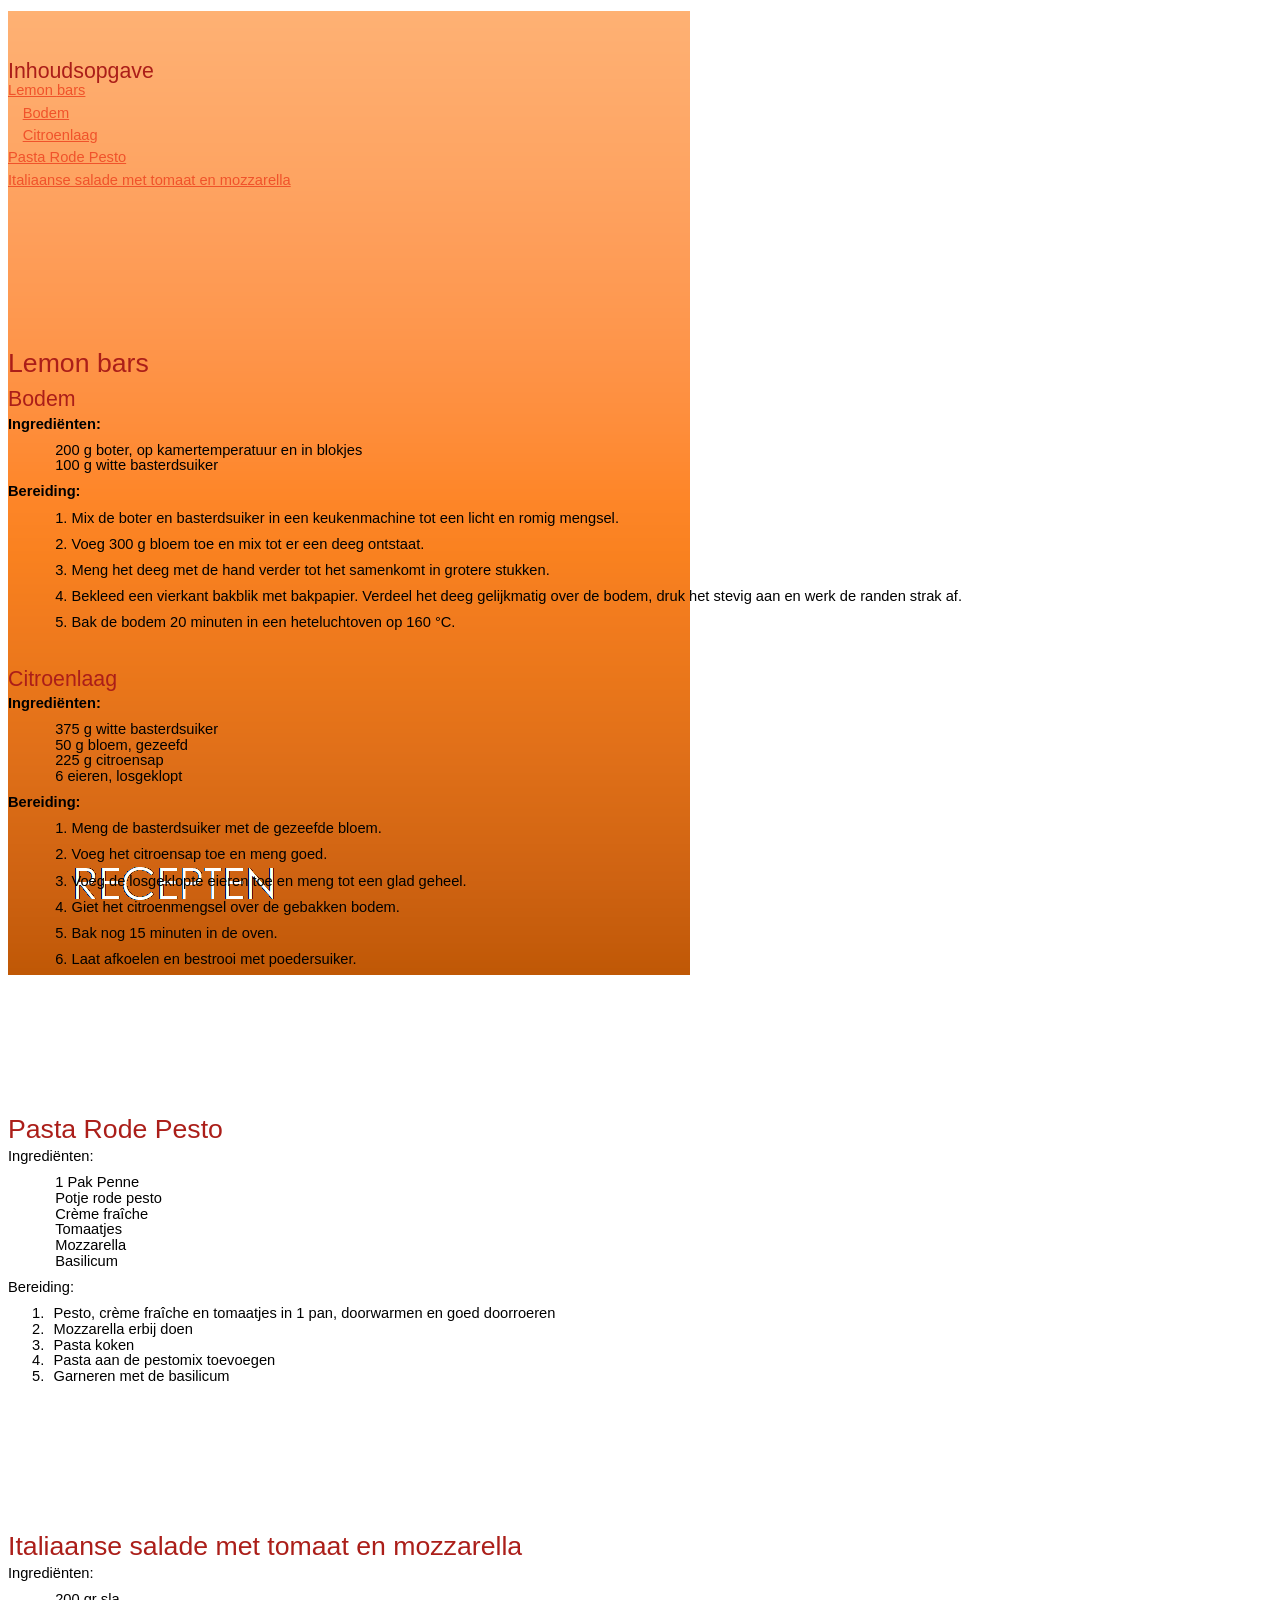
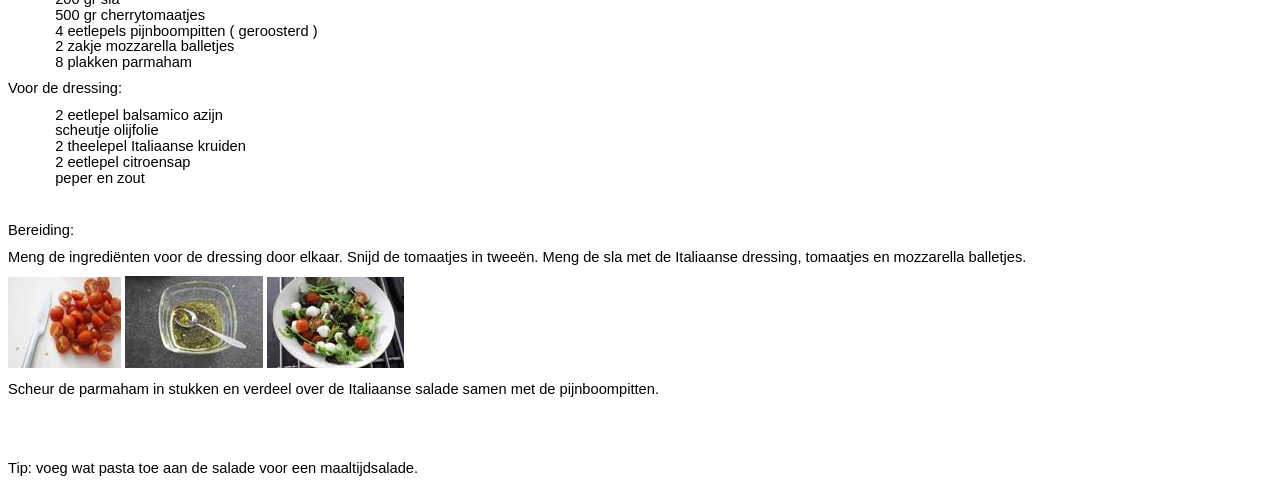
<file: Index.htm>
<html xmlns:v="urn:schemas-microsoft-com:vml"
xmlns:o="urn:schemas-microsoft-com:office:office"
xmlns:w="urn:schemas-microsoft-com:office:word"
xmlns:m="http://schemas.microsoft.com/office/2004/12/omml"
xmlns="http://www.w3.org/TR/REC-html40">

<head>
<meta http-equiv=Content-Type content="text/html; charset=windows-1252">
<meta name=ProgId content=Word.Document>
<meta name=Generator content="Microsoft Word 15">
<meta name=Originator content="Microsoft Word 15">
<link rel=File-List href="Recepten_bestanden/filelist.xml">
<link rel=Edit-Time-Data href="Recepten_bestanden/editdata.mso">
<!--[if !mso]>
<style>
v\:* {behavior:url(#default#VML);}
o\:* {behavior:url(#default#VML);}
w\:* {behavior:url(#default#VML);}
.shape {behavior:url(#default#VML);}
</style>
<![endif]-->
<title>Recepten</title>
<!--[if gte mso 9]><xml>
 <o:DocumentProperties>
  <o:Author>Marcel Stam</o:Author>
  <o:LastAuthor>Marcel Stam</o:LastAuthor>
  <o:Revision>2</o:Revision>
  <o:TotalTime>24</o:TotalTime>
  <o:Created>2026-10-15T07:51:00Z</o:Created>
  <o:LastSaved>2026-10-15T07:51:00Z</o:LastSaved>
  <o:Pages>5</o:Pages>
  <o:Words>360</o:Words>
  <o:Characters>1981</o:Characters>
  <o:Lines>16</o:Lines>
  <o:Paragraphs>4</o:Paragraphs>
  <o:CharactersWithSpaces>2337</o:CharactersWithSpaces>
  <o:Version>16.00</o:Version>
 </o:DocumentProperties>
 <o:OfficeDocumentSettings>
  <o:AllowPNG/>
 </o:OfficeDocumentSettings>
</xml><![endif]-->
<link rel=dataStoreItem href="Recepten_bestanden/item0001.xml"
target="Recepten_bestanden/props002.xml">
<link rel=themeData href="Recepten_bestanden/themedata.thmx">
<link rel=colorSchemeMapping href="Recepten_bestanden/colorschememapping.xml">
<!--[if gte mso 9]><xml>
 <w:WordDocument>
  <w:DisplayBackgroundShape/>
  <w:SpellingState>Clean</w:SpellingState>
  <w:TrackMoves>false</w:TrackMoves>
  <w:TrackFormatting/>
  <w:HyphenationZone>21</w:HyphenationZone>
  <w:PunctuationKerning/>
  <w:ValidateAgainstSchemas/>
  <w:SaveIfXMLInvalid>false</w:SaveIfXMLInvalid>
  <w:IgnoreMixedContent>false</w:IgnoreMixedContent>
  <w:AlwaysShowPlaceholderText>false</w:AlwaysShowPlaceholderText>
  <w:DoNotPromoteQF/>
  <w:LidThemeOther>NL</w:LidThemeOther>
  <w:LidThemeAsian>X-NONE</w:LidThemeAsian>
  <w:LidThemeComplexScript>X-NONE</w:LidThemeComplexScript>
  <w:Compatibility>
   <w:BreakWrappedTables/>
   <w:SnapToGridInCell/>
   <w:WrapTextWithPunct/>
   <w:UseAsianBreakRules/>
   <w:DontGrowAutofit/>
   <w:SplitPgBreakAndParaMark/>
   <w:EnableOpenTypeKerning/>
   <w:DontFlipMirrorIndents/>
   <w:OverrideTableStyleHps/>
  </w:Compatibility>
  <m:mathPr>
   <m:mathFont m:val="Cambria Math"/>
   <m:brkBin m:val="before"/>
   <m:brkBinSub m:val="&#45;-"/>
   <m:smallFrac m:val="off"/>
   <m:dispDef/>
   <m:lMargin m:val="0"/>
   <m:rMargin m:val="0"/>
   <m:defJc m:val="centerGroup"/>
   <m:wrapIndent m:val="1440"/>
   <m:intLim m:val="subSup"/>
   <m:naryLim m:val="undOvr"/>
  </m:mathPr></w:WordDocument>
</xml><![endif]--><!--[if gte mso 9]><xml>
 <w:LatentStyles DefLockedState="false" DefUnhideWhenUsed="false"
  DefSemiHidden="false" DefQFormat="false" DefPriority="99"
  LatentStyleCount="376">
  <w:LsdException Locked="false" Priority="0" QFormat="true" Name="Normal"/>
  <w:LsdException Locked="false" Priority="9" QFormat="true" Name="heading 1"/>
  <w:LsdException Locked="false" Priority="9" SemiHidden="true"
   UnhideWhenUsed="true" QFormat="true" Name="heading 2"/>
  <w:LsdException Locked="false" Priority="9" SemiHidden="true"
   UnhideWhenUsed="true" QFormat="true" Name="heading 3"/>
  <w:LsdException Locked="false" Priority="9" SemiHidden="true"
   UnhideWhenUsed="true" QFormat="true" Name="heading 4"/>
  <w:LsdException Locked="false" Priority="9" SemiHidden="true"
   UnhideWhenUsed="true" QFormat="true" Name="heading 5"/>
  <w:LsdException Locked="false" Priority="9" SemiHidden="true"
   UnhideWhenUsed="true" QFormat="true" Name="heading 6"/>
  <w:LsdException Locked="false" Priority="9" SemiHidden="true"
   UnhideWhenUsed="true" QFormat="true" Name="heading 7"/>
  <w:LsdException Locked="false" Priority="9" SemiHidden="true"
   UnhideWhenUsed="true" QFormat="true" Name="heading 8"/>
  <w:LsdException Locked="false" Priority="9" SemiHidden="true"
   UnhideWhenUsed="true" QFormat="true" Name="heading 9"/>
  <w:LsdException Locked="false" SemiHidden="true" UnhideWhenUsed="true"
   Name="index 1"/>
  <w:LsdException Locked="false" SemiHidden="true" UnhideWhenUsed="true"
   Name="index 2"/>
  <w:LsdException Locked="false" SemiHidden="true" UnhideWhenUsed="true"
   Name="index 3"/>
  <w:LsdException Locked="false" SemiHidden="true" UnhideWhenUsed="true"
   Name="index 4"/>
  <w:LsdException Locked="false" SemiHidden="true" UnhideWhenUsed="true"
   Name="index 5"/>
  <w:LsdException Locked="false" SemiHidden="true" UnhideWhenUsed="true"
   Name="index 6"/>
  <w:LsdException Locked="false" SemiHidden="true" UnhideWhenUsed="true"
   Name="index 7"/>
  <w:LsdException Locked="false" SemiHidden="true" UnhideWhenUsed="true"
   Name="index 8"/>
  <w:LsdException Locked="false" SemiHidden="true" UnhideWhenUsed="true"
   Name="index 9"/>
  <w:LsdException Locked="false" Priority="39" SemiHidden="true"
   UnhideWhenUsed="true" Name="toc 1"/>
  <w:LsdException Locked="false" Priority="39" SemiHidden="true"
   UnhideWhenUsed="true" Name="toc 2"/>
  <w:LsdException Locked="false" Priority="39" SemiHidden="true"
   UnhideWhenUsed="true" Name="toc 3"/>
  <w:LsdException Locked="false" Priority="39" SemiHidden="true"
   UnhideWhenUsed="true" Name="toc 4"/>
  <w:LsdException Locked="false" Priority="39" SemiHidden="true"
   UnhideWhenUsed="true" Name="toc 5"/>
  <w:LsdException Locked="false" Priority="39" SemiHidden="true"
   UnhideWhenUsed="true" Name="toc 6"/>
  <w:LsdException Locked="false" Priority="39" SemiHidden="true"
   UnhideWhenUsed="true" Name="toc 7"/>
  <w:LsdException Locked="false" Priority="39" SemiHidden="true"
   UnhideWhenUsed="true" Name="toc 8"/>
  <w:LsdException Locked="false" Priority="39" SemiHidden="true"
   UnhideWhenUsed="true" Name="toc 9"/>
  <w:LsdException Locked="false" SemiHidden="true" UnhideWhenUsed="true"
   Name="Normal Indent"/>
  <w:LsdException Locked="false" SemiHidden="true" UnhideWhenUsed="true"
   Name="footnote text"/>
  <w:LsdException Locked="false" SemiHidden="true" UnhideWhenUsed="true"
   Name="annotation text"/>
  <w:LsdException Locked="false" SemiHidden="true" UnhideWhenUsed="true"
   Name="header"/>
  <w:LsdException Locked="false" SemiHidden="true" UnhideWhenUsed="true"
   Name="footer"/>
  <w:LsdException Locked="false" SemiHidden="true" UnhideWhenUsed="true"
   Name="index heading"/>
  <w:LsdException Locked="false" Priority="35" SemiHidden="true"
   UnhideWhenUsed="true" QFormat="true" Name="caption"/>
  <w:LsdException Locked="false" SemiHidden="true" UnhideWhenUsed="true"
   Name="table of figures"/>
  <w:LsdException Locked="false" SemiHidden="true" UnhideWhenUsed="true"
   Name="envelope address"/>
  <w:LsdException Locked="false" SemiHidden="true" UnhideWhenUsed="true"
   Name="envelope return"/>
  <w:LsdException Locked="false" SemiHidden="true" UnhideWhenUsed="true"
   Name="footnote reference"/>
  <w:LsdException Locked="false" SemiHidden="true" UnhideWhenUsed="true"
   Name="annotation reference"/>
  <w:LsdException Locked="false" SemiHidden="true" UnhideWhenUsed="true"
   Name="line number"/>
  <w:LsdException Locked="false" SemiHidden="true" UnhideWhenUsed="true"
   Name="page number"/>
  <w:LsdException Locked="false" SemiHidden="true" UnhideWhenUsed="true"
   Name="endnote reference"/>
  <w:LsdException Locked="false" SemiHidden="true" UnhideWhenUsed="true"
   Name="endnote text"/>
  <w:LsdException Locked="false" SemiHidden="true" UnhideWhenUsed="true"
   Name="table of authorities"/>
  <w:LsdException Locked="false" SemiHidden="true" UnhideWhenUsed="true"
   Name="macro"/>
  <w:LsdException Locked="false" SemiHidden="true" UnhideWhenUsed="true"
   Name="toa heading"/>
  <w:LsdException Locked="false" SemiHidden="true" UnhideWhenUsed="true"
   Name="List"/>
  <w:LsdException Locked="false" SemiHidden="true" UnhideWhenUsed="true"
   Name="List Bullet"/>
  <w:LsdException Locked="false" SemiHidden="true" UnhideWhenUsed="true"
   Name="List Number"/>
  <w:LsdException Locked="false" SemiHidden="true" UnhideWhenUsed="true"
   Name="List 2"/>
  <w:LsdException Locked="false" SemiHidden="true" UnhideWhenUsed="true"
   Name="List 3"/>
  <w:LsdException Locked="false" SemiHidden="true" UnhideWhenUsed="true"
   Name="List 4"/>
  <w:LsdException Locked="false" SemiHidden="true" UnhideWhenUsed="true"
   Name="List 5"/>
  <w:LsdException Locked="false" SemiHidden="true" UnhideWhenUsed="true"
   Name="List Bullet 2"/>
  <w:LsdException Locked="false" SemiHidden="true" UnhideWhenUsed="true"
   Name="List Bullet 3"/>
  <w:LsdException Locked="false" SemiHidden="true" UnhideWhenUsed="true"
   Name="List Bullet 4"/>
  <w:LsdException Locked="false" SemiHidden="true" UnhideWhenUsed="true"
   Name="List Bullet 5"/>
  <w:LsdException Locked="false" SemiHidden="true" UnhideWhenUsed="true"
   Name="List Number 2"/>
  <w:LsdException Locked="false" SemiHidden="true" UnhideWhenUsed="true"
   Name="List Number 3"/>
  <w:LsdException Locked="false" SemiHidden="true" UnhideWhenUsed="true"
   Name="List Number 4"/>
  <w:LsdException Locked="false" SemiHidden="true" UnhideWhenUsed="true"
   Name="List Number 5"/>
  <w:LsdException Locked="false" Priority="10" QFormat="true" Name="Title"/>
  <w:LsdException Locked="false" SemiHidden="true" UnhideWhenUsed="true"
   Name="Closing"/>
  <w:LsdException Locked="false" SemiHidden="true" UnhideWhenUsed="true"
   Name="Signature"/>
  <w:LsdException Locked="false" Priority="1" SemiHidden="true"
   UnhideWhenUsed="true" Name="Default Paragraph Font"/>
  <w:LsdException Locked="false" SemiHidden="true" UnhideWhenUsed="true"
   Name="Body Text"/>
  <w:LsdException Locked="false" SemiHidden="true" UnhideWhenUsed="true"
   Name="Body Text Indent"/>
  <w:LsdException Locked="false" SemiHidden="true" UnhideWhenUsed="true"
   Name="List Continue"/>
  <w:LsdException Locked="false" SemiHidden="true" UnhideWhenUsed="true"
   Name="List Continue 2"/>
  <w:LsdException Locked="false" SemiHidden="true" UnhideWhenUsed="true"
   Name="List Continue 3"/>
  <w:LsdException Locked="false" SemiHidden="true" UnhideWhenUsed="true"
   Name="List Continue 4"/>
  <w:LsdException Locked="false" SemiHidden="true" UnhideWhenUsed="true"
   Name="List Continue 5"/>
  <w:LsdException Locked="false" SemiHidden="true" UnhideWhenUsed="true"
   Name="Message Header"/>
  <w:LsdException Locked="false" Priority="11" QFormat="true" Name="Subtitle"/>
  <w:LsdException Locked="false" SemiHidden="true" UnhideWhenUsed="true"
   Name="Salutation"/>
  <w:LsdException Locked="false" SemiHidden="true" UnhideWhenUsed="true"
   Name="Date"/>
  <w:LsdException Locked="false" SemiHidden="true" UnhideWhenUsed="true"
   Name="Body Text First Indent"/>
  <w:LsdException Locked="false" SemiHidden="true" UnhideWhenUsed="true"
   Name="Body Text First Indent 2"/>
  <w:LsdException Locked="false" SemiHidden="true" UnhideWhenUsed="true"
   Name="Note Heading"/>
  <w:LsdException Locked="false" SemiHidden="true" UnhideWhenUsed="true"
   Name="Body Text 2"/>
  <w:LsdException Locked="false" SemiHidden="true" UnhideWhenUsed="true"
   Name="Body Text 3"/>
  <w:LsdException Locked="false" SemiHidden="true" UnhideWhenUsed="true"
   Name="Body Text Indent 2"/>
  <w:LsdException Locked="false" SemiHidden="true" UnhideWhenUsed="true"
   Name="Body Text Indent 3"/>
  <w:LsdException Locked="false" SemiHidden="true" UnhideWhenUsed="true"
   Name="Block Text"/>
  <w:LsdException Locked="false" SemiHidden="true" UnhideWhenUsed="true"
   Name="Hyperlink"/>
  <w:LsdException Locked="false" SemiHidden="true" UnhideWhenUsed="true"
   Name="FollowedHyperlink"/>
  <w:LsdException Locked="false" Priority="22" QFormat="true" Name="Strong"/>
  <w:LsdException Locked="false" Priority="20" QFormat="true" Name="Emphasis"/>
  <w:LsdException Locked="false" SemiHidden="true" UnhideWhenUsed="true"
   Name="Document Map"/>
  <w:LsdException Locked="false" SemiHidden="true" UnhideWhenUsed="true"
   Name="Plain Text"/>
  <w:LsdException Locked="false" SemiHidden="true" UnhideWhenUsed="true"
   Name="E-mail Signature"/>
  <w:LsdException Locked="false" SemiHidden="true" UnhideWhenUsed="true"
   Name="HTML Top of Form"/>
  <w:LsdException Locked="false" SemiHidden="true" UnhideWhenUsed="true"
   Name="HTML Bottom of Form"/>
  <w:LsdException Locked="false" SemiHidden="true" UnhideWhenUsed="true"
   Name="Normal (Web)"/>
  <w:LsdException Locked="false" SemiHidden="true" UnhideWhenUsed="true"
   Name="HTML Acronym"/>
  <w:LsdException Locked="false" SemiHidden="true" UnhideWhenUsed="true"
   Name="HTML Address"/>
  <w:LsdException Locked="false" SemiHidden="true" UnhideWhenUsed="true"
   Name="HTML Cite"/>
  <w:LsdException Locked="false" SemiHidden="true" UnhideWhenUsed="true"
   Name="HTML Code"/>
  <w:LsdException Locked="false" SemiHidden="true" UnhideWhenUsed="true"
   Name="HTML Definition"/>
  <w:LsdException Locked="false" SemiHidden="true" UnhideWhenUsed="true"
   Name="HTML Keyboard"/>
  <w:LsdException Locked="false" SemiHidden="true" UnhideWhenUsed="true"
   Name="HTML Preformatted"/>
  <w:LsdException Locked="false" SemiHidden="true" UnhideWhenUsed="true"
   Name="HTML Sample"/>
  <w:LsdException Locked="false" SemiHidden="true" UnhideWhenUsed="true"
   Name="HTML Typewriter"/>
  <w:LsdException Locked="false" SemiHidden="true" UnhideWhenUsed="true"
   Name="HTML Variable"/>
  <w:LsdException Locked="false" SemiHidden="true" UnhideWhenUsed="true"
   Name="Normal Table"/>
  <w:LsdException Locked="false" SemiHidden="true" UnhideWhenUsed="true"
   Name="annotation subject"/>
  <w:LsdException Locked="false" SemiHidden="true" UnhideWhenUsed="true"
   Name="No List"/>
  <w:LsdException Locked="false" SemiHidden="true" UnhideWhenUsed="true"
   Name="Outline List 1"/>
  <w:LsdException Locked="false" SemiHidden="true" UnhideWhenUsed="true"
   Name="Outline List 2"/>
  <w:LsdException Locked="false" SemiHidden="true" UnhideWhenUsed="true"
   Name="Outline List 3"/>
  <w:LsdException Locked="false" SemiHidden="true" UnhideWhenUsed="true"
   Name="Table Simple 1"/>
  <w:LsdException Locked="false" SemiHidden="true" UnhideWhenUsed="true"
   Name="Table Simple 2"/>
  <w:LsdException Locked="false" SemiHidden="true" UnhideWhenUsed="true"
   Name="Table Simple 3"/>
  <w:LsdException Locked="false" SemiHidden="true" UnhideWhenUsed="true"
   Name="Table Classic 1"/>
  <w:LsdException Locked="false" SemiHidden="true" UnhideWhenUsed="true"
   Name="Table Classic 2"/>
  <w:LsdException Locked="false" SemiHidden="true" UnhideWhenUsed="true"
   Name="Table Classic 3"/>
  <w:LsdException Locked="false" SemiHidden="true" UnhideWhenUsed="true"
   Name="Table Classic 4"/>
  <w:LsdException Locked="false" SemiHidden="true" UnhideWhenUsed="true"
   Name="Table Colorful 1"/>
  <w:LsdException Locked="false" SemiHidden="true" UnhideWhenUsed="true"
   Name="Table Colorful 2"/>
  <w:LsdException Locked="false" SemiHidden="true" UnhideWhenUsed="true"
   Name="Table Colorful 3"/>
  <w:LsdException Locked="false" SemiHidden="true" UnhideWhenUsed="true"
   Name="Table Columns 1"/>
  <w:LsdException Locked="false" SemiHidden="true" UnhideWhenUsed="true"
   Name="Table Columns 2"/>
  <w:LsdException Locked="false" SemiHidden="true" UnhideWhenUsed="true"
   Name="Table Columns 3"/>
  <w:LsdException Locked="false" SemiHidden="true" UnhideWhenUsed="true"
   Name="Table Columns 4"/>
  <w:LsdException Locked="false" SemiHidden="true" UnhideWhenUsed="true"
   Name="Table Columns 5"/>
  <w:LsdException Locked="false" SemiHidden="true" UnhideWhenUsed="true"
   Name="Table Grid 1"/>
  <w:LsdException Locked="false" SemiHidden="true" UnhideWhenUsed="true"
   Name="Table Grid 2"/>
  <w:LsdException Locked="false" SemiHidden="true" UnhideWhenUsed="true"
   Name="Table Grid 3"/>
  <w:LsdException Locked="false" SemiHidden="true" UnhideWhenUsed="true"
   Name="Table Grid 4"/>
  <w:LsdException Locked="false" SemiHidden="true" UnhideWhenUsed="true"
   Name="Table Grid 5"/>
  <w:LsdException Locked="false" SemiHidden="true" UnhideWhenUsed="true"
   Name="Table Grid 6"/>
  <w:LsdException Locked="false" SemiHidden="true" UnhideWhenUsed="true"
   Name="Table Grid 7"/>
  <w:LsdException Locked="false" SemiHidden="true" UnhideWhenUsed="true"
   Name="Table Grid 8"/>
  <w:LsdException Locked="false" SemiHidden="true" UnhideWhenUsed="true"
   Name="Table List 1"/>
  <w:LsdException Locked="false" SemiHidden="true" UnhideWhenUsed="true"
   Name="Table List 2"/>
  <w:LsdException Locked="false" SemiHidden="true" UnhideWhenUsed="true"
   Name="Table List 3"/>
  <w:LsdException Locked="false" SemiHidden="true" UnhideWhenUsed="true"
   Name="Table List 4"/>
  <w:LsdException Locked="false" SemiHidden="true" UnhideWhenUsed="true"
   Name="Table List 5"/>
  <w:LsdException Locked="false" SemiHidden="true" UnhideWhenUsed="true"
   Name="Table List 6"/>
  <w:LsdException Locked="false" SemiHidden="true" UnhideWhenUsed="true"
   Name="Table List 7"/>
  <w:LsdException Locked="false" SemiHidden="true" UnhideWhenUsed="true"
   Name="Table List 8"/>
  <w:LsdException Locked="false" SemiHidden="true" UnhideWhenUsed="true"
   Name="Table 3D effects 1"/>
  <w:LsdException Locked="false" SemiHidden="true" UnhideWhenUsed="true"
   Name="Table 3D effects 2"/>
  <w:LsdException Locked="false" SemiHidden="true" UnhideWhenUsed="true"
   Name="Table 3D effects 3"/>
  <w:LsdException Locked="false" SemiHidden="true" UnhideWhenUsed="true"
   Name="Table Contemporary"/>
  <w:LsdException Locked="false" SemiHidden="true" UnhideWhenUsed="true"
   Name="Table Elegant"/>
  <w:LsdException Locked="false" SemiHidden="true" UnhideWhenUsed="true"
   Name="Table Professional"/>
  <w:LsdException Locked="false" SemiHidden="true" UnhideWhenUsed="true"
   Name="Table Subtle 1"/>
  <w:LsdException Locked="false" SemiHidden="true" UnhideWhenUsed="true"
   Name="Table Subtle 2"/>
  <w:LsdException Locked="false" SemiHidden="true" UnhideWhenUsed="true"
   Name="Table Web 1"/>
  <w:LsdException Locked="false" SemiHidden="true" UnhideWhenUsed="true"
   Name="Table Web 2"/>
  <w:LsdException Locked="false" SemiHidden="true" UnhideWhenUsed="true"
   Name="Table Web 3"/>
  <w:LsdException Locked="false" SemiHidden="true" UnhideWhenUsed="true"
   Name="Balloon Text"/>
  <w:LsdException Locked="false" Priority="39" Name="Table Grid"/>
  <w:LsdException Locked="false" SemiHidden="true" UnhideWhenUsed="true"
   Name="Table Theme"/>
  <w:LsdException Locked="false" SemiHidden="true" Name="Placeholder Text"/>
  <w:LsdException Locked="false" Priority="1" QFormat="true" Name="No Spacing"/>
  <w:LsdException Locked="false" Priority="60" Name="Light Shading"/>
  <w:LsdException Locked="false" Priority="61" Name="Light List"/>
  <w:LsdException Locked="false" Priority="62" Name="Light Grid"/>
  <w:LsdException Locked="false" Priority="63" Name="Medium Shading 1"/>
  <w:LsdException Locked="false" Priority="64" Name="Medium Shading 2"/>
  <w:LsdException Locked="false" Priority="65" Name="Medium List 1"/>
  <w:LsdException Locked="false" Priority="66" Name="Medium List 2"/>
  <w:LsdException Locked="false" Priority="67" Name="Medium Grid 1"/>
  <w:LsdException Locked="false" Priority="68" Name="Medium Grid 2"/>
  <w:LsdException Locked="false" Priority="69" Name="Medium Grid 3"/>
  <w:LsdException Locked="false" Priority="70" Name="Dark List"/>
  <w:LsdException Locked="false" Priority="71" Name="Colorful Shading"/>
  <w:LsdException Locked="false" Priority="72" Name="Colorful List"/>
  <w:LsdException Locked="false" Priority="73" Name="Colorful Grid"/>
  <w:LsdException Locked="false" Priority="60" Name="Light Shading Accent 1"/>
  <w:LsdException Locked="false" Priority="61" Name="Light List Accent 1"/>
  <w:LsdException Locked="false" Priority="62" Name="Light Grid Accent 1"/>
  <w:LsdException Locked="false" Priority="63" Name="Medium Shading 1 Accent 1"/>
  <w:LsdException Locked="false" Priority="64" Name="Medium Shading 2 Accent 1"/>
  <w:LsdException Locked="false" Priority="65" Name="Medium List 1 Accent 1"/>
  <w:LsdException Locked="false" SemiHidden="true" Name="Revision"/>
  <w:LsdException Locked="false" Priority="34" QFormat="true"
   Name="List Paragraph"/>
  <w:LsdException Locked="false" Priority="29" QFormat="true" Name="Quote"/>
  <w:LsdException Locked="false" Priority="30" QFormat="true"
   Name="Intense Quote"/>
  <w:LsdException Locked="false" Priority="66" Name="Medium List 2 Accent 1"/>
  <w:LsdException Locked="false" Priority="67" Name="Medium Grid 1 Accent 1"/>
  <w:LsdException Locked="false" Priority="68" Name="Medium Grid 2 Accent 1"/>
  <w:LsdException Locked="false" Priority="69" Name="Medium Grid 3 Accent 1"/>
  <w:LsdException Locked="false" Priority="70" Name="Dark List Accent 1"/>
  <w:LsdException Locked="false" Priority="71" Name="Colorful Shading Accent 1"/>
  <w:LsdException Locked="false" Priority="72" Name="Colorful List Accent 1"/>
  <w:LsdException Locked="false" Priority="73" Name="Colorful Grid Accent 1"/>
  <w:LsdException Locked="false" Priority="60" Name="Light Shading Accent 2"/>
  <w:LsdException Locked="false" Priority="61" Name="Light List Accent 2"/>
  <w:LsdException Locked="false" Priority="62" Name="Light Grid Accent 2"/>
  <w:LsdException Locked="false" Priority="63" Name="Medium Shading 1 Accent 2"/>
  <w:LsdException Locked="false" Priority="64" Name="Medium Shading 2 Accent 2"/>
  <w:LsdException Locked="false" Priority="65" Name="Medium List 1 Accent 2"/>
  <w:LsdException Locked="false" Priority="66" Name="Medium List 2 Accent 2"/>
  <w:LsdException Locked="false" Priority="67" Name="Medium Grid 1 Accent 2"/>
  <w:LsdException Locked="false" Priority="68" Name="Medium Grid 2 Accent 2"/>
  <w:LsdException Locked="false" Priority="69" Name="Medium Grid 3 Accent 2"/>
  <w:LsdException Locked="false" Priority="70" Name="Dark List Accent 2"/>
  <w:LsdException Locked="false" Priority="71" Name="Colorful Shading Accent 2"/>
  <w:LsdException Locked="false" Priority="72" Name="Colorful List Accent 2"/>
  <w:LsdException Locked="false" Priority="73" Name="Colorful Grid Accent 2"/>
  <w:LsdException Locked="false" Priority="60" Name="Light Shading Accent 3"/>
  <w:LsdException Locked="false" Priority="61" Name="Light List Accent 3"/>
  <w:LsdException Locked="false" Priority="62" Name="Light Grid Accent 3"/>
  <w:LsdException Locked="false" Priority="63" Name="Medium Shading 1 Accent 3"/>
  <w:LsdException Locked="false" Priority="64" Name="Medium Shading 2 Accent 3"/>
  <w:LsdException Locked="false" Priority="65" Name="Medium List 1 Accent 3"/>
  <w:LsdException Locked="false" Priority="66" Name="Medium List 2 Accent 3"/>
  <w:LsdException Locked="false" Priority="67" Name="Medium Grid 1 Accent 3"/>
  <w:LsdException Locked="false" Priority="68" Name="Medium Grid 2 Accent 3"/>
  <w:LsdException Locked="false" Priority="69" Name="Medium Grid 3 Accent 3"/>
  <w:LsdException Locked="false" Priority="70" Name="Dark List Accent 3"/>
  <w:LsdException Locked="false" Priority="71" Name="Colorful Shading Accent 3"/>
  <w:LsdException Locked="false" Priority="72" Name="Colorful List Accent 3"/>
  <w:LsdException Locked="false" Priority="73" Name="Colorful Grid Accent 3"/>
  <w:LsdException Locked="false" Priority="60" Name="Light Shading Accent 4"/>
  <w:LsdException Locked="false" Priority="61" Name="Light List Accent 4"/>
  <w:LsdException Locked="false" Priority="62" Name="Light Grid Accent 4"/>
  <w:LsdException Locked="false" Priority="63" Name="Medium Shading 1 Accent 4"/>
  <w:LsdException Locked="false" Priority="64" Name="Medium Shading 2 Accent 4"/>
  <w:LsdException Locked="false" Priority="65" Name="Medium List 1 Accent 4"/>
  <w:LsdException Locked="false" Priority="66" Name="Medium List 2 Accent 4"/>
  <w:LsdException Locked="false" Priority="67" Name="Medium Grid 1 Accent 4"/>
  <w:LsdException Locked="false" Priority="68" Name="Medium Grid 2 Accent 4"/>
  <w:LsdException Locked="false" Priority="69" Name="Medium Grid 3 Accent 4"/>
  <w:LsdException Locked="false" Priority="70" Name="Dark List Accent 4"/>
  <w:LsdException Locked="false" Priority="71" Name="Colorful Shading Accent 4"/>
  <w:LsdException Locked="false" Priority="72" Name="Colorful List Accent 4"/>
  <w:LsdException Locked="false" Priority="73" Name="Colorful Grid Accent 4"/>
  <w:LsdException Locked="false" Priority="60" Name="Light Shading Accent 5"/>
  <w:LsdException Locked="false" Priority="61" Name="Light List Accent 5"/>
  <w:LsdException Locked="false" Priority="62" Name="Light Grid Accent 5"/>
  <w:LsdException Locked="false" Priority="63" Name="Medium Shading 1 Accent 5"/>
  <w:LsdException Locked="false" Priority="64" Name="Medium Shading 2 Accent 5"/>
  <w:LsdException Locked="false" Priority="65" Name="Medium List 1 Accent 5"/>
  <w:LsdException Locked="false" Priority="66" Name="Medium List 2 Accent 5"/>
  <w:LsdException Locked="false" Priority="67" Name="Medium Grid 1 Accent 5"/>
  <w:LsdException Locked="false" Priority="68" Name="Medium Grid 2 Accent 5"/>
  <w:LsdException Locked="false" Priority="69" Name="Medium Grid 3 Accent 5"/>
  <w:LsdException Locked="false" Priority="70" Name="Dark List Accent 5"/>
  <w:LsdException Locked="false" Priority="71" Name="Colorful Shading Accent 5"/>
  <w:LsdException Locked="false" Priority="72" Name="Colorful List Accent 5"/>
  <w:LsdException Locked="false" Priority="73" Name="Colorful Grid Accent 5"/>
  <w:LsdException Locked="false" Priority="60" Name="Light Shading Accent 6"/>
  <w:LsdException Locked="false" Priority="61" Name="Light List Accent 6"/>
  <w:LsdException Locked="false" Priority="62" Name="Light Grid Accent 6"/>
  <w:LsdException Locked="false" Priority="63" Name="Medium Shading 1 Accent 6"/>
  <w:LsdException Locked="false" Priority="64" Name="Medium Shading 2 Accent 6"/>
  <w:LsdException Locked="false" Priority="65" Name="Medium List 1 Accent 6"/>
  <w:LsdException Locked="false" Priority="66" Name="Medium List 2 Accent 6"/>
  <w:LsdException Locked="false" Priority="67" Name="Medium Grid 1 Accent 6"/>
  <w:LsdException Locked="false" Priority="68" Name="Medium Grid 2 Accent 6"/>
  <w:LsdException Locked="false" Priority="69" Name="Medium Grid 3 Accent 6"/>
  <w:LsdException Locked="false" Priority="70" Name="Dark List Accent 6"/>
  <w:LsdException Locked="false" Priority="71" Name="Colorful Shading Accent 6"/>
  <w:LsdException Locked="false" Priority="72" Name="Colorful List Accent 6"/>
  <w:LsdException Locked="false" Priority="73" Name="Colorful Grid Accent 6"/>
  <w:LsdException Locked="false" Priority="19" QFormat="true"
   Name="Subtle Emphasis"/>
  <w:LsdException Locked="false" Priority="21" QFormat="true"
   Name="Intense Emphasis"/>
  <w:LsdException Locked="false" Priority="31" QFormat="true"
   Name="Subtle Reference"/>
  <w:LsdException Locked="false" Priority="32" QFormat="true"
   Name="Intense Reference"/>
  <w:LsdException Locked="false" Priority="33" QFormat="true" Name="Book Title"/>
  <w:LsdException Locked="false" Priority="37" SemiHidden="true"
   UnhideWhenUsed="true" Name="Bibliography"/>
  <w:LsdException Locked="false" Priority="39" SemiHidden="true"
   UnhideWhenUsed="true" QFormat="true" Name="TOC Heading"/>
  <w:LsdException Locked="false" Priority="41" Name="Plain Table 1"/>
  <w:LsdException Locked="false" Priority="42" Name="Plain Table 2"/>
  <w:LsdException Locked="false" Priority="43" Name="Plain Table 3"/>
  <w:LsdException Locked="false" Priority="44" Name="Plain Table 4"/>
  <w:LsdException Locked="false" Priority="45" Name="Plain Table 5"/>
  <w:LsdException Locked="false" Priority="40" Name="Grid Table Light"/>
  <w:LsdException Locked="false" Priority="46" Name="Grid Table 1 Light"/>
  <w:LsdException Locked="false" Priority="47" Name="Grid Table 2"/>
  <w:LsdException Locked="false" Priority="48" Name="Grid Table 3"/>
  <w:LsdException Locked="false" Priority="49" Name="Grid Table 4"/>
  <w:LsdException Locked="false" Priority="50" Name="Grid Table 5 Dark"/>
  <w:LsdException Locked="false" Priority="51" Name="Grid Table 6 Colorful"/>
  <w:LsdException Locked="false" Priority="52" Name="Grid Table 7 Colorful"/>
  <w:LsdException Locked="false" Priority="46"
   Name="Grid Table 1 Light Accent 1"/>
  <w:LsdException Locked="false" Priority="47" Name="Grid Table 2 Accent 1"/>
  <w:LsdException Locked="false" Priority="48" Name="Grid Table 3 Accent 1"/>
  <w:LsdException Locked="false" Priority="49" Name="Grid Table 4 Accent 1"/>
  <w:LsdException Locked="false" Priority="50" Name="Grid Table 5 Dark Accent 1"/>
  <w:LsdException Locked="false" Priority="51"
   Name="Grid Table 6 Colorful Accent 1"/>
  <w:LsdException Locked="false" Priority="52"
   Name="Grid Table 7 Colorful Accent 1"/>
  <w:LsdException Locked="false" Priority="46"
   Name="Grid Table 1 Light Accent 2"/>
  <w:LsdException Locked="false" Priority="47" Name="Grid Table 2 Accent 2"/>
  <w:LsdException Locked="false" Priority="48" Name="Grid Table 3 Accent 2"/>
  <w:LsdException Locked="false" Priority="49" Name="Grid Table 4 Accent 2"/>
  <w:LsdException Locked="false" Priority="50" Name="Grid Table 5 Dark Accent 2"/>
  <w:LsdException Locked="false" Priority="51"
   Name="Grid Table 6 Colorful Accent 2"/>
  <w:LsdException Locked="false" Priority="52"
   Name="Grid Table 7 Colorful Accent 2"/>
  <w:LsdException Locked="false" Priority="46"
   Name="Grid Table 1 Light Accent 3"/>
  <w:LsdException Locked="false" Priority="47" Name="Grid Table 2 Accent 3"/>
  <w:LsdException Locked="false" Priority="48" Name="Grid Table 3 Accent 3"/>
  <w:LsdException Locked="false" Priority="49" Name="Grid Table 4 Accent 3"/>
  <w:LsdException Locked="false" Priority="50" Name="Grid Table 5 Dark Accent 3"/>
  <w:LsdException Locked="false" Priority="51"
   Name="Grid Table 6 Colorful Accent 3"/>
  <w:LsdException Locked="false" Priority="52"
   Name="Grid Table 7 Colorful Accent 3"/>
  <w:LsdException Locked="false" Priority="46"
   Name="Grid Table 1 Light Accent 4"/>
  <w:LsdException Locked="false" Priority="47" Name="Grid Table 2 Accent 4"/>
  <w:LsdException Locked="false" Priority="48" Name="Grid Table 3 Accent 4"/>
  <w:LsdException Locked="false" Priority="49" Name="Grid Table 4 Accent 4"/>
  <w:LsdException Locked="false" Priority="50" Name="Grid Table 5 Dark Accent 4"/>
  <w:LsdException Locked="false" Priority="51"
   Name="Grid Table 6 Colorful Accent 4"/>
  <w:LsdException Locked="false" Priority="52"
   Name="Grid Table 7 Colorful Accent 4"/>
  <w:LsdException Locked="false" Priority="46"
   Name="Grid Table 1 Light Accent 5"/>
  <w:LsdException Locked="false" Priority="47" Name="Grid Table 2 Accent 5"/>
  <w:LsdException Locked="false" Priority="48" Name="Grid Table 3 Accent 5"/>
  <w:LsdException Locked="false" Priority="49" Name="Grid Table 4 Accent 5"/>
  <w:LsdException Locked="false" Priority="50" Name="Grid Table 5 Dark Accent 5"/>
  <w:LsdException Locked="false" Priority="51"
   Name="Grid Table 6 Colorful Accent 5"/>
  <w:LsdException Locked="false" Priority="52"
   Name="Grid Table 7 Colorful Accent 5"/>
  <w:LsdException Locked="false" Priority="46"
   Name="Grid Table 1 Light Accent 6"/>
  <w:LsdException Locked="false" Priority="47" Name="Grid Table 2 Accent 6"/>
  <w:LsdException Locked="false" Priority="48" Name="Grid Table 3 Accent 6"/>
  <w:LsdException Locked="false" Priority="49" Name="Grid Table 4 Accent 6"/>
  <w:LsdException Locked="false" Priority="50" Name="Grid Table 5 Dark Accent 6"/>
  <w:LsdException Locked="false" Priority="51"
   Name="Grid Table 6 Colorful Accent 6"/>
  <w:LsdException Locked="false" Priority="52"
   Name="Grid Table 7 Colorful Accent 6"/>
  <w:LsdException Locked="false" Priority="46" Name="List Table 1 Light"/>
  <w:LsdException Locked="false" Priority="47" Name="List Table 2"/>
  <w:LsdException Locked="false" Priority="48" Name="List Table 3"/>
  <w:LsdException Locked="false" Priority="49" Name="List Table 4"/>
  <w:LsdException Locked="false" Priority="50" Name="List Table 5 Dark"/>
  <w:LsdException Locked="false" Priority="51" Name="List Table 6 Colorful"/>
  <w:LsdException Locked="false" Priority="52" Name="List Table 7 Colorful"/>
  <w:LsdException Locked="false" Priority="46"
   Name="List Table 1 Light Accent 1"/>
  <w:LsdException Locked="false" Priority="47" Name="List Table 2 Accent 1"/>
  <w:LsdException Locked="false" Priority="48" Name="List Table 3 Accent 1"/>
  <w:LsdException Locked="false" Priority="49" Name="List Table 4 Accent 1"/>
  <w:LsdException Locked="false" Priority="50" Name="List Table 5 Dark Accent 1"/>
  <w:LsdException Locked="false" Priority="51"
   Name="List Table 6 Colorful Accent 1"/>
  <w:LsdException Locked="false" Priority="52"
   Name="List Table 7 Colorful Accent 1"/>
  <w:LsdException Locked="false" Priority="46"
   Name="List Table 1 Light Accent 2"/>
  <w:LsdException Locked="false" Priority="47" Name="List Table 2 Accent 2"/>
  <w:LsdException Locked="false" Priority="48" Name="List Table 3 Accent 2"/>
  <w:LsdException Locked="false" Priority="49" Name="List Table 4 Accent 2"/>
  <w:LsdException Locked="false" Priority="50" Name="List Table 5 Dark Accent 2"/>
  <w:LsdException Locked="false" Priority="51"
   Name="List Table 6 Colorful Accent 2"/>
  <w:LsdException Locked="false" Priority="52"
   Name="List Table 7 Colorful Accent 2"/>
  <w:LsdException Locked="false" Priority="46"
   Name="List Table 1 Light Accent 3"/>
  <w:LsdException Locked="false" Priority="47" Name="List Table 2 Accent 3"/>
  <w:LsdException Locked="false" Priority="48" Name="List Table 3 Accent 3"/>
  <w:LsdException Locked="false" Priority="49" Name="List Table 4 Accent 3"/>
  <w:LsdException Locked="false" Priority="50" Name="List Table 5 Dark Accent 3"/>
  <w:LsdException Locked="false" Priority="51"
   Name="List Table 6 Colorful Accent 3"/>
  <w:LsdException Locked="false" Priority="52"
   Name="List Table 7 Colorful Accent 3"/>
  <w:LsdException Locked="false" Priority="46"
   Name="List Table 1 Light Accent 4"/>
  <w:LsdException Locked="false" Priority="47" Name="List Table 2 Accent 4"/>
  <w:LsdException Locked="false" Priority="48" Name="List Table 3 Accent 4"/>
  <w:LsdException Locked="false" Priority="49" Name="List Table 4 Accent 4"/>
  <w:LsdException Locked="false" Priority="50" Name="List Table 5 Dark Accent 4"/>
  <w:LsdException Locked="false" Priority="51"
   Name="List Table 6 Colorful Accent 4"/>
  <w:LsdException Locked="false" Priority="52"
   Name="List Table 7 Colorful Accent 4"/>
  <w:LsdException Locked="false" Priority="46"
   Name="List Table 1 Light Accent 5"/>
  <w:LsdException Locked="false" Priority="47" Name="List Table 2 Accent 5"/>
  <w:LsdException Locked="false" Priority="48" Name="List Table 3 Accent 5"/>
  <w:LsdException Locked="false" Priority="49" Name="List Table 4 Accent 5"/>
  <w:LsdException Locked="false" Priority="50" Name="List Table 5 Dark Accent 5"/>
  <w:LsdException Locked="false" Priority="51"
   Name="List Table 6 Colorful Accent 5"/>
  <w:LsdException Locked="false" Priority="52"
   Name="List Table 7 Colorful Accent 5"/>
  <w:LsdException Locked="false" Priority="46"
   Name="List Table 1 Light Accent 6"/>
  <w:LsdException Locked="false" Priority="47" Name="List Table 2 Accent 6"/>
  <w:LsdException Locked="false" Priority="48" Name="List Table 3 Accent 6"/>
  <w:LsdException Locked="false" Priority="49" Name="List Table 4 Accent 6"/>
  <w:LsdException Locked="false" Priority="50" Name="List Table 5 Dark Accent 6"/>
  <w:LsdException Locked="false" Priority="51"
   Name="List Table 6 Colorful Accent 6"/>
  <w:LsdException Locked="false" Priority="52"
   Name="List Table 7 Colorful Accent 6"/>
  <w:LsdException Locked="false" SemiHidden="true" UnhideWhenUsed="true"
   Name="Mention"/>
  <w:LsdException Locked="false" SemiHidden="true" UnhideWhenUsed="true"
   Name="Smart Hyperlink"/>
  <w:LsdException Locked="false" SemiHidden="true" UnhideWhenUsed="true"
   Name="Hashtag"/>
  <w:LsdException Locked="false" SemiHidden="true" UnhideWhenUsed="true"
   Name="Unresolved Mention"/>
  <w:LsdException Locked="false" SemiHidden="true" UnhideWhenUsed="true"
   Name="Smart Link"/>
 </w:LatentStyles>
</xml><![endif]-->
<style>
<!--
 /* Font Definitions */
 @font-face
	{font-family:"Cambria Math";
	panose-1:2 4 5 3 5 4 6 3 2 4;
	mso-font-charset:0;
	mso-generic-font-family:roman;
	mso-font-pitch:variable;
	mso-font-signature:-536869121 1107305727 33554432 0 415 0;}
@font-face
	{font-family:"Century Gothic";
	panose-1:2 11 5 2 2 2 2 2 2 4;
	mso-font-charset:0;
	mso-generic-font-family:swiss;
	mso-font-pitch:variable;
	mso-font-signature:647 0 0 0 159 0;}
@font-face
	{font-family:Corbel;
	panose-1:2 11 5 3 2 2 4 2 2 4;
	mso-font-charset:0;
	mso-generic-font-family:swiss;
	mso-font-pitch:variable;
	mso-font-signature:-1610611985 1073783883 0 0 415 0;}
 /* Style Definitions */
 p.MsoNormal, li.MsoNormal, div.MsoNormal
	{mso-style-unhide:no;
	mso-style-qformat:yes;
	mso-style-parent:"";
	margin-top:0cm;
	margin-right:0cm;
	margin-bottom:8.0pt;
	margin-left:0cm;
	line-height:107%;
	mso-pagination:widow-orphan;
	font-size:11.0pt;
	font-family:"Century Gothic",sans-serif;
	mso-ascii-font-family:"Century Gothic";
	mso-ascii-theme-font:minor-latin;
	mso-fareast-font-family:"Century Gothic";
	mso-fareast-theme-font:minor-latin;
	mso-hansi-font-family:"Century Gothic";
	mso-hansi-theme-font:minor-latin;
	mso-bidi-font-family:"Times New Roman";
	mso-bidi-theme-font:minor-bidi;
	mso-font-kerning:1.0pt;
	mso-ligatures:standardcontextual;
	mso-fareast-language:EN-US;}
h1
	{mso-style-priority:9;
	mso-style-unhide:no;
	mso-style-qformat:yes;
	mso-style-link:"Kop 1 Char";
	mso-style-next:Standaard;
	margin-top:18.0pt;
	margin-right:0cm;
	margin-bottom:4.0pt;
	margin-left:0cm;
	line-height:107%;
	mso-pagination:widow-orphan lines-together;
	page-break-after:avoid;
	mso-outline-level:1;
	font-size:20.0pt;
	font-family:"Century Gothic",sans-serif;
	mso-ascii-font-family:"Century Gothic";
	mso-ascii-theme-font:major-latin;
	mso-fareast-font-family:"Times New Roman";
	mso-fareast-theme-font:major-fareast;
	mso-hansi-font-family:"Century Gothic";
	mso-hansi-theme-font:major-latin;
	mso-bidi-font-family:"Times New Roman";
	mso-bidi-theme-font:major-bidi;
	color:#AB1E19;
	mso-themecolor:accent1;
	mso-themeshade:191;
	mso-font-kerning:1.0pt;
	mso-ligatures:standardcontextual;
	mso-fareast-language:EN-US;
	font-weight:normal;}
h2
	{mso-style-priority:9;
	mso-style-qformat:yes;
	mso-style-link:"Kop 2 Char";
	mso-style-next:Standaard;
	margin-top:8.0pt;
	margin-right:0cm;
	margin-bottom:4.0pt;
	margin-left:0cm;
	line-height:107%;
	mso-pagination:widow-orphan lines-together;
	page-break-after:avoid;
	mso-outline-level:2;
	font-size:16.0pt;
	font-family:"Century Gothic",sans-serif;
	mso-ascii-font-family:"Century Gothic";
	mso-ascii-theme-font:major-latin;
	mso-fareast-font-family:"Times New Roman";
	mso-fareast-theme-font:major-fareast;
	mso-hansi-font-family:"Century Gothic";
	mso-hansi-theme-font:major-latin;
	mso-bidi-font-family:"Times New Roman";
	mso-bidi-theme-font:major-bidi;
	color:#AB1E19;
	mso-themecolor:accent1;
	mso-themeshade:191;
	mso-font-kerning:1.0pt;
	mso-ligatures:standardcontextual;
	mso-fareast-language:EN-US;
	font-weight:normal;}
h3
	{mso-style-noshow:yes;
	mso-style-priority:9;
	mso-style-qformat:yes;
	mso-style-link:"Kop 3 Char";
	mso-style-next:Standaard;
	margin-top:8.0pt;
	margin-right:0cm;
	margin-bottom:4.0pt;
	margin-left:0cm;
	line-height:107%;
	mso-pagination:widow-orphan lines-together;
	page-break-after:avoid;
	mso-outline-level:3;
	font-size:14.0pt;
	font-family:"Century Gothic",sans-serif;
	mso-ascii-font-family:"Century Gothic";
	mso-ascii-theme-font:minor-latin;
	mso-fareast-font-family:"Times New Roman";
	mso-fareast-theme-font:major-fareast;
	mso-hansi-font-family:"Century Gothic";
	mso-hansi-theme-font:minor-latin;
	mso-bidi-font-family:"Times New Roman";
	mso-bidi-theme-font:major-bidi;
	color:#AB1E19;
	mso-themecolor:accent1;
	mso-themeshade:191;
	mso-font-kerning:1.0pt;
	mso-ligatures:standardcontextual;
	mso-fareast-language:EN-US;
	font-weight:normal;}
h4
	{mso-style-noshow:yes;
	mso-style-priority:9;
	mso-style-qformat:yes;
	mso-style-link:"Kop 4 Char";
	mso-style-next:Standaard;
	margin-top:4.0pt;
	margin-right:0cm;
	margin-bottom:2.0pt;
	margin-left:0cm;
	line-height:107%;
	mso-pagination:widow-orphan lines-together;
	page-break-after:avoid;
	mso-outline-level:4;
	font-size:11.0pt;
	font-family:"Century Gothic",sans-serif;
	mso-ascii-font-family:"Century Gothic";
	mso-ascii-theme-font:minor-latin;
	mso-fareast-font-family:"Times New Roman";
	mso-fareast-theme-font:major-fareast;
	mso-hansi-font-family:"Century Gothic";
	mso-hansi-theme-font:minor-latin;
	mso-bidi-font-family:"Times New Roman";
	mso-bidi-theme-font:major-bidi;
	color:#AB1E19;
	mso-themecolor:accent1;
	mso-themeshade:191;
	mso-font-kerning:1.0pt;
	mso-ligatures:standardcontextual;
	mso-fareast-language:EN-US;
	font-weight:normal;
	font-style:italic;}
h5
	{mso-style-noshow:yes;
	mso-style-priority:9;
	mso-style-qformat:yes;
	mso-style-link:"Kop 5 Char";
	mso-style-next:Standaard;
	margin-top:4.0pt;
	margin-right:0cm;
	margin-bottom:2.0pt;
	margin-left:0cm;
	line-height:107%;
	mso-pagination:widow-orphan lines-together;
	page-break-after:avoid;
	mso-outline-level:5;
	font-size:11.0pt;
	font-family:"Century Gothic",sans-serif;
	mso-ascii-font-family:"Century Gothic";
	mso-ascii-theme-font:minor-latin;
	mso-fareast-font-family:"Times New Roman";
	mso-fareast-theme-font:major-fareast;
	mso-hansi-font-family:"Century Gothic";
	mso-hansi-theme-font:minor-latin;
	mso-bidi-font-family:"Times New Roman";
	mso-bidi-theme-font:major-bidi;
	color:#AB1E19;
	mso-themecolor:accent1;
	mso-themeshade:191;
	mso-font-kerning:1.0pt;
	mso-ligatures:standardcontextual;
	mso-fareast-language:EN-US;
	font-weight:normal;}
h6
	{mso-style-noshow:yes;
	mso-style-priority:9;
	mso-style-qformat:yes;
	mso-style-link:"Kop 6 Char";
	mso-style-next:Standaard;
	margin-top:2.0pt;
	margin-right:0cm;
	margin-bottom:0cm;
	margin-left:0cm;
	line-height:107%;
	mso-pagination:widow-orphan lines-together;
	page-break-after:avoid;
	mso-outline-level:6;
	font-size:11.0pt;
	font-family:"Century Gothic",sans-serif;
	mso-ascii-font-family:"Century Gothic";
	mso-ascii-theme-font:minor-latin;
	mso-fareast-font-family:"Times New Roman";
	mso-fareast-theme-font:major-fareast;
	mso-hansi-font-family:"Century Gothic";
	mso-hansi-theme-font:minor-latin;
	mso-bidi-font-family:"Times New Roman";
	mso-bidi-theme-font:major-bidi;
	color:#595959;
	mso-themecolor:text1;
	mso-themetint:166;
	mso-font-kerning:1.0pt;
	mso-ligatures:standardcontextual;
	mso-fareast-language:EN-US;
	font-weight:normal;
	font-style:italic;}
p.MsoHeading7, li.MsoHeading7, div.MsoHeading7
	{mso-style-noshow:yes;
	mso-style-priority:9;
	mso-style-qformat:yes;
	mso-style-link:"Kop 7 Char";
	mso-style-next:Standaard;
	margin-top:2.0pt;
	margin-right:0cm;
	margin-bottom:0cm;
	margin-left:0cm;
	line-height:107%;
	mso-pagination:widow-orphan lines-together;
	page-break-after:avoid;
	mso-outline-level:7;
	font-size:11.0pt;
	font-family:"Century Gothic",sans-serif;
	mso-ascii-font-family:"Century Gothic";
	mso-ascii-theme-font:minor-latin;
	mso-fareast-font-family:"Times New Roman";
	mso-fareast-theme-font:major-fareast;
	mso-hansi-font-family:"Century Gothic";
	mso-hansi-theme-font:minor-latin;
	mso-bidi-font-family:"Times New Roman";
	mso-bidi-theme-font:major-bidi;
	color:#595959;
	mso-themecolor:text1;
	mso-themetint:166;
	mso-font-kerning:1.0pt;
	mso-ligatures:standardcontextual;
	mso-fareast-language:EN-US;}
p.MsoHeading8, li.MsoHeading8, div.MsoHeading8
	{mso-style-noshow:yes;
	mso-style-priority:9;
	mso-style-qformat:yes;
	mso-style-link:"Kop 8 Char";
	mso-style-next:Standaard;
	margin:0cm;
	line-height:107%;
	mso-pagination:widow-orphan lines-together;
	page-break-after:avoid;
	mso-outline-level:8;
	font-size:11.0pt;
	font-family:"Century Gothic",sans-serif;
	mso-ascii-font-family:"Century Gothic";
	mso-ascii-theme-font:minor-latin;
	mso-fareast-font-family:"Times New Roman";
	mso-fareast-theme-font:major-fareast;
	mso-hansi-font-family:"Century Gothic";
	mso-hansi-theme-font:minor-latin;
	mso-bidi-font-family:"Times New Roman";
	mso-bidi-theme-font:major-bidi;
	color:#272727;
	mso-themecolor:text1;
	mso-themetint:216;
	mso-font-kerning:1.0pt;
	mso-ligatures:standardcontextual;
	mso-fareast-language:EN-US;
	font-style:italic;}
p.MsoHeading9, li.MsoHeading9, div.MsoHeading9
	{mso-style-noshow:yes;
	mso-style-priority:9;
	mso-style-qformat:yes;
	mso-style-link:"Kop 9 Char";
	mso-style-next:Standaard;
	margin:0cm;
	line-height:107%;
	mso-pagination:widow-orphan lines-together;
	page-break-after:avoid;
	mso-outline-level:9;
	font-size:11.0pt;
	font-family:"Century Gothic",sans-serif;
	mso-ascii-font-family:"Century Gothic";
	mso-ascii-theme-font:minor-latin;
	mso-fareast-font-family:"Times New Roman";
	mso-fareast-theme-font:major-fareast;
	mso-hansi-font-family:"Century Gothic";
	mso-hansi-theme-font:minor-latin;
	mso-bidi-font-family:"Times New Roman";
	mso-bidi-theme-font:major-bidi;
	color:#272727;
	mso-themecolor:text1;
	mso-themetint:216;
	mso-font-kerning:1.0pt;
	mso-ligatures:standardcontextual;
	mso-fareast-language:EN-US;}
p.MsoToc1, li.MsoToc1, div.MsoToc1
	{mso-style-update:auto;
	mso-style-priority:39;
	mso-style-next:Standaard;
	margin-top:0cm;
	margin-right:0cm;
	margin-bottom:5.0pt;
	margin-left:0cm;
	line-height:107%;
	mso-pagination:widow-orphan;
	font-size:11.0pt;
	font-family:"Century Gothic",sans-serif;
	mso-ascii-font-family:"Century Gothic";
	mso-ascii-theme-font:minor-latin;
	mso-fareast-font-family:"Century Gothic";
	mso-fareast-theme-font:minor-latin;
	mso-hansi-font-family:"Century Gothic";
	mso-hansi-theme-font:minor-latin;
	mso-bidi-font-family:"Times New Roman";
	mso-bidi-theme-font:minor-bidi;
	mso-font-kerning:1.0pt;
	mso-ligatures:standardcontextual;
	mso-fareast-language:EN-US;}
p.MsoToc2, li.MsoToc2, div.MsoToc2
	{mso-style-update:auto;
	mso-style-priority:39;
	mso-style-next:Standaard;
	margin-top:0cm;
	margin-right:0cm;
	margin-bottom:5.0pt;
	margin-left:11.0pt;
	line-height:107%;
	mso-pagination:widow-orphan;
	font-size:11.0pt;
	font-family:"Century Gothic",sans-serif;
	mso-ascii-font-family:"Century Gothic";
	mso-ascii-theme-font:minor-latin;
	mso-fareast-font-family:"Century Gothic";
	mso-fareast-theme-font:minor-latin;
	mso-hansi-font-family:"Century Gothic";
	mso-hansi-theme-font:minor-latin;
	mso-bidi-font-family:"Times New Roman";
	mso-bidi-theme-font:minor-bidi;
	mso-font-kerning:1.0pt;
	mso-ligatures:standardcontextual;
	mso-fareast-language:EN-US;}
p.MsoTitle, li.MsoTitle, div.MsoTitle
	{mso-style-priority:10;
	mso-style-unhide:no;
	mso-style-qformat:yes;
	mso-style-link:"Titel Char";
	mso-style-next:Standaard;
	margin-top:0cm;
	margin-right:0cm;
	margin-bottom:4.0pt;
	margin-left:0cm;
	mso-add-space:auto;
	mso-pagination:widow-orphan;
	font-size:28.0pt;
	font-family:"Century Gothic",sans-serif;
	mso-ascii-font-family:"Century Gothic";
	mso-ascii-theme-font:major-latin;
	mso-fareast-font-family:"Times New Roman";
	mso-fareast-theme-font:major-fareast;
	mso-hansi-font-family:"Century Gothic";
	mso-hansi-theme-font:major-latin;
	mso-bidi-font-family:"Times New Roman";
	mso-bidi-theme-font:major-bidi;
	letter-spacing:-.5pt;
	mso-font-kerning:14.0pt;
	mso-ligatures:standardcontextual;
	mso-fareast-language:EN-US;}
p.MsoTitleCxSpFirst, li.MsoTitleCxSpFirst, div.MsoTitleCxSpFirst
	{mso-style-priority:10;
	mso-style-unhide:no;
	mso-style-qformat:yes;
	mso-style-link:"Titel Char";
	mso-style-next:Standaard;
	mso-style-type:export-only;
	margin:0cm;
	mso-add-space:auto;
	mso-pagination:widow-orphan;
	font-size:28.0pt;
	font-family:"Century Gothic",sans-serif;
	mso-ascii-font-family:"Century Gothic";
	mso-ascii-theme-font:major-latin;
	mso-fareast-font-family:"Times New Roman";
	mso-fareast-theme-font:major-fareast;
	mso-hansi-font-family:"Century Gothic";
	mso-hansi-theme-font:major-latin;
	mso-bidi-font-family:"Times New Roman";
	mso-bidi-theme-font:major-bidi;
	letter-spacing:-.5pt;
	mso-font-kerning:14.0pt;
	mso-ligatures:standardcontextual;
	mso-fareast-language:EN-US;}
p.MsoTitleCxSpMiddle, li.MsoTitleCxSpMiddle, div.MsoTitleCxSpMiddle
	{mso-style-priority:10;
	mso-style-unhide:no;
	mso-style-qformat:yes;
	mso-style-link:"Titel Char";
	mso-style-next:Standaard;
	mso-style-type:export-only;
	margin:0cm;
	mso-add-space:auto;
	mso-pagination:widow-orphan;
	font-size:28.0pt;
	font-family:"Century Gothic",sans-serif;
	mso-ascii-font-family:"Century Gothic";
	mso-ascii-theme-font:major-latin;
	mso-fareast-font-family:"Times New Roman";
	mso-fareast-theme-font:major-fareast;
	mso-hansi-font-family:"Century Gothic";
	mso-hansi-theme-font:major-latin;
	mso-bidi-font-family:"Times New Roman";
	mso-bidi-theme-font:major-bidi;
	letter-spacing:-.5pt;
	mso-font-kerning:14.0pt;
	mso-ligatures:standardcontextual;
	mso-fareast-language:EN-US;}
p.MsoTitleCxSpLast, li.MsoTitleCxSpLast, div.MsoTitleCxSpLast
	{mso-style-priority:10;
	mso-style-unhide:no;
	mso-style-qformat:yes;
	mso-style-link:"Titel Char";
	mso-style-next:Standaard;
	mso-style-type:export-only;
	margin-top:0cm;
	margin-right:0cm;
	margin-bottom:4.0pt;
	margin-left:0cm;
	mso-add-space:auto;
	mso-pagination:widow-orphan;
	font-size:28.0pt;
	font-family:"Century Gothic",sans-serif;
	mso-ascii-font-family:"Century Gothic";
	mso-ascii-theme-font:major-latin;
	mso-fareast-font-family:"Times New Roman";
	mso-fareast-theme-font:major-fareast;
	mso-hansi-font-family:"Century Gothic";
	mso-hansi-theme-font:major-latin;
	mso-bidi-font-family:"Times New Roman";
	mso-bidi-theme-font:major-bidi;
	letter-spacing:-.5pt;
	mso-font-kerning:14.0pt;
	mso-ligatures:standardcontextual;
	mso-fareast-language:EN-US;}
p.MsoSubtitle, li.MsoSubtitle, div.MsoSubtitle
	{mso-style-priority:11;
	mso-style-unhide:no;
	mso-style-qformat:yes;
	mso-style-link:"Ondertitel Char";
	mso-style-next:Standaard;
	margin-top:0cm;
	margin-right:0cm;
	margin-bottom:8.0pt;
	margin-left:0cm;
	line-height:107%;
	mso-pagination:widow-orphan;
	font-size:14.0pt;
	font-family:"Century Gothic",sans-serif;
	mso-ascii-font-family:"Century Gothic";
	mso-ascii-theme-font:minor-latin;
	mso-fareast-font-family:"Times New Roman";
	mso-fareast-theme-font:major-fareast;
	mso-hansi-font-family:"Century Gothic";
	mso-hansi-theme-font:minor-latin;
	mso-bidi-font-family:"Times New Roman";
	mso-bidi-theme-font:major-bidi;
	color:#595959;
	mso-themecolor:text1;
	mso-themetint:166;
	letter-spacing:.75pt;
	mso-font-kerning:1.0pt;
	mso-ligatures:standardcontextual;
	mso-fareast-language:EN-US;}
a:link, span.MsoHyperlink
	{mso-style-priority:99;
	color:#F0532B;
	mso-themecolor:hyperlink;
	text-decoration:underline;
	text-underline:single;}
a:visited, span.MsoHyperlinkFollowed
	{mso-style-noshow:yes;
	mso-style-priority:99;
	color:#F38B53;
	mso-themecolor:followedhyperlink;
	text-decoration:underline;
	text-underline:single;}
p.MsoNoSpacing, li.MsoNoSpacing, div.MsoNoSpacing
	{mso-style-priority:1;
	mso-style-unhide:no;
	mso-style-qformat:yes;
	mso-style-parent:"";
	mso-style-link:"Geen afstand Char";
	margin:0cm;
	mso-pagination:widow-orphan;
	font-size:11.0pt;
	font-family:"Century Gothic",sans-serif;
	mso-ascii-font-family:"Century Gothic";
	mso-ascii-theme-font:minor-latin;
	mso-fareast-font-family:"Times New Roman";
	mso-fareast-theme-font:minor-fareast;
	mso-hansi-font-family:"Century Gothic";
	mso-hansi-theme-font:minor-latin;
	mso-bidi-font-family:"Times New Roman";
	mso-bidi-theme-font:minor-bidi;}
p.MsoListParagraph, li.MsoListParagraph, div.MsoListParagraph
	{mso-style-priority:34;
	mso-style-unhide:no;
	mso-style-qformat:yes;
	margin-top:0cm;
	margin-right:0cm;
	margin-bottom:8.0pt;
	margin-left:36.0pt;
	mso-add-space:auto;
	line-height:107%;
	mso-pagination:widow-orphan;
	font-size:11.0pt;
	font-family:"Century Gothic",sans-serif;
	mso-ascii-font-family:"Century Gothic";
	mso-ascii-theme-font:minor-latin;
	mso-fareast-font-family:"Century Gothic";
	mso-fareast-theme-font:minor-latin;
	mso-hansi-font-family:"Century Gothic";
	mso-hansi-theme-font:minor-latin;
	mso-bidi-font-family:"Times New Roman";
	mso-bidi-theme-font:minor-bidi;
	mso-font-kerning:1.0pt;
	mso-ligatures:standardcontextual;
	mso-fareast-language:EN-US;}
p.MsoListParagraphCxSpFirst, li.MsoListParagraphCxSpFirst, div.MsoListParagraphCxSpFirst
	{mso-style-priority:34;
	mso-style-unhide:no;
	mso-style-qformat:yes;
	mso-style-type:export-only;
	margin-top:0cm;
	margin-right:0cm;
	margin-bottom:0cm;
	margin-left:36.0pt;
	mso-add-space:auto;
	line-height:107%;
	mso-pagination:widow-orphan;
	font-size:11.0pt;
	font-family:"Century Gothic",sans-serif;
	mso-ascii-font-family:"Century Gothic";
	mso-ascii-theme-font:minor-latin;
	mso-fareast-font-family:"Century Gothic";
	mso-fareast-theme-font:minor-latin;
	mso-hansi-font-family:"Century Gothic";
	mso-hansi-theme-font:minor-latin;
	mso-bidi-font-family:"Times New Roman";
	mso-bidi-theme-font:minor-bidi;
	mso-font-kerning:1.0pt;
	mso-ligatures:standardcontextual;
	mso-fareast-language:EN-US;}
p.MsoListParagraphCxSpMiddle, li.MsoListParagraphCxSpMiddle, div.MsoListParagraphCxSpMiddle
	{mso-style-priority:34;
	mso-style-unhide:no;
	mso-style-qformat:yes;
	mso-style-type:export-only;
	margin-top:0cm;
	margin-right:0cm;
	margin-bottom:0cm;
	margin-left:36.0pt;
	mso-add-space:auto;
	line-height:107%;
	mso-pagination:widow-orphan;
	font-size:11.0pt;
	font-family:"Century Gothic",sans-serif;
	mso-ascii-font-family:"Century Gothic";
	mso-ascii-theme-font:minor-latin;
	mso-fareast-font-family:"Century Gothic";
	mso-fareast-theme-font:minor-latin;
	mso-hansi-font-family:"Century Gothic";
	mso-hansi-theme-font:minor-latin;
	mso-bidi-font-family:"Times New Roman";
	mso-bidi-theme-font:minor-bidi;
	mso-font-kerning:1.0pt;
	mso-ligatures:standardcontextual;
	mso-fareast-language:EN-US;}
p.MsoListParagraphCxSpLast, li.MsoListParagraphCxSpLast, div.MsoListParagraphCxSpLast
	{mso-style-priority:34;
	mso-style-unhide:no;
	mso-style-qformat:yes;
	mso-style-type:export-only;
	margin-top:0cm;
	margin-right:0cm;
	margin-bottom:8.0pt;
	margin-left:36.0pt;
	mso-add-space:auto;
	line-height:107%;
	mso-pagination:widow-orphan;
	font-size:11.0pt;
	font-family:"Century Gothic",sans-serif;
	mso-ascii-font-family:"Century Gothic";
	mso-ascii-theme-font:minor-latin;
	mso-fareast-font-family:"Century Gothic";
	mso-fareast-theme-font:minor-latin;
	mso-hansi-font-family:"Century Gothic";
	mso-hansi-theme-font:minor-latin;
	mso-bidi-font-family:"Times New Roman";
	mso-bidi-theme-font:minor-bidi;
	mso-font-kerning:1.0pt;
	mso-ligatures:standardcontextual;
	mso-fareast-language:EN-US;}
p.MsoQuote, li.MsoQuote, div.MsoQuote
	{mso-style-priority:29;
	mso-style-unhide:no;
	mso-style-qformat:yes;
	mso-style-link:"Citaat Char";
	mso-style-next:Standaard;
	margin-top:8.0pt;
	margin-right:0cm;
	margin-bottom:8.0pt;
	margin-left:0cm;
	text-align:center;
	line-height:107%;
	mso-pagination:widow-orphan;
	font-size:11.0pt;
	font-family:"Century Gothic",sans-serif;
	mso-ascii-font-family:"Century Gothic";
	mso-ascii-theme-font:minor-latin;
	mso-fareast-font-family:"Century Gothic";
	mso-fareast-theme-font:minor-latin;
	mso-hansi-font-family:"Century Gothic";
	mso-hansi-theme-font:minor-latin;
	mso-bidi-font-family:"Times New Roman";
	mso-bidi-theme-font:minor-bidi;
	color:#404040;
	mso-themecolor:text1;
	mso-themetint:191;
	mso-font-kerning:1.0pt;
	mso-ligatures:standardcontextual;
	mso-fareast-language:EN-US;
	font-style:italic;}
p.MsoIntenseQuote, li.MsoIntenseQuote, div.MsoIntenseQuote
	{mso-style-priority:30;
	mso-style-unhide:no;
	mso-style-qformat:yes;
	mso-style-link:"Duidelijk citaat Char";
	mso-style-next:Standaard;
	margin-top:18.0pt;
	margin-right:43.2pt;
	margin-bottom:18.0pt;
	margin-left:43.2pt;
	text-align:center;
	line-height:107%;
	mso-pagination:widow-orphan;
	border:none;
	mso-border-top-alt:solid #AB1E19 .5pt;
	mso-border-top-themecolor:accent1;
	mso-border-top-themeshade:191;
	mso-border-bottom-alt:solid #AB1E19 .5pt;
	mso-border-bottom-themecolor:accent1;
	mso-border-bottom-themeshade:191;
	padding:0cm;
	mso-padding-alt:10.0pt 0cm 10.0pt 0cm;
	font-size:11.0pt;
	font-family:"Century Gothic",sans-serif;
	mso-ascii-font-family:"Century Gothic";
	mso-ascii-theme-font:minor-latin;
	mso-fareast-font-family:"Century Gothic";
	mso-fareast-theme-font:minor-latin;
	mso-hansi-font-family:"Century Gothic";
	mso-hansi-theme-font:minor-latin;
	mso-bidi-font-family:"Times New Roman";
	mso-bidi-theme-font:minor-bidi;
	color:#AB1E19;
	mso-themecolor:accent1;
	mso-themeshade:191;
	mso-font-kerning:1.0pt;
	mso-ligatures:standardcontextual;
	mso-fareast-language:EN-US;
	font-style:italic;}
span.MsoIntenseEmphasis
	{mso-style-priority:21;
	mso-style-unhide:no;
	mso-style-qformat:yes;
	color:#AB1E19;
	mso-themecolor:accent1;
	mso-themeshade:191;
	font-style:italic;}
span.MsoIntenseReference
	{mso-style-priority:32;
	mso-style-unhide:no;
	mso-style-qformat:yes;
	font-variant:small-caps;
	color:#AB1E19;
	mso-themecolor:accent1;
	mso-themeshade:191;
	letter-spacing:.25pt;
	font-weight:bold;}
p.MsoTocHeading, li.MsoTocHeading, div.MsoTocHeading
	{mso-style-priority:39;
	mso-style-qformat:yes;
	mso-style-parent:"Kop 1";
	mso-style-next:Standaard;
	margin-top:12.0pt;
	margin-right:0cm;
	margin-bottom:0cm;
	margin-left:0cm;
	line-height:107%;
	mso-pagination:widow-orphan lines-together;
	page-break-after:avoid;
	font-size:16.0pt;
	font-family:"Century Gothic",sans-serif;
	mso-ascii-font-family:"Century Gothic";
	mso-ascii-theme-font:major-latin;
	mso-fareast-font-family:"Times New Roman";
	mso-fareast-theme-font:major-fareast;
	mso-hansi-font-family:"Century Gothic";
	mso-hansi-theme-font:major-latin;
	mso-bidi-font-family:"Times New Roman";
	mso-bidi-theme-font:major-bidi;
	color:#AB1E19;
	mso-themecolor:accent1;
	mso-themeshade:191;}
span.Kop1Char
	{mso-style-name:"Kop 1 Char";
	mso-style-priority:9;
	mso-style-unhide:no;
	mso-style-locked:yes;
	mso-style-link:"Kop 1";
	mso-ansi-font-size:20.0pt;
	mso-bidi-font-size:20.0pt;
	font-family:"Century Gothic",sans-serif;
	mso-ascii-font-family:"Century Gothic";
	mso-ascii-theme-font:major-latin;
	mso-fareast-font-family:"Times New Roman";
	mso-fareast-theme-font:major-fareast;
	mso-hansi-font-family:"Century Gothic";
	mso-hansi-theme-font:major-latin;
	mso-bidi-font-family:"Times New Roman";
	mso-bidi-theme-font:major-bidi;
	color:#AB1E19;
	mso-themecolor:accent1;
	mso-themeshade:191;}
span.Kop2Char
	{mso-style-name:"Kop 2 Char";
	mso-style-priority:9;
	mso-style-unhide:no;
	mso-style-locked:yes;
	mso-style-link:"Kop 2";
	mso-ansi-font-size:16.0pt;
	mso-bidi-font-size:16.0pt;
	font-family:"Century Gothic",sans-serif;
	mso-ascii-font-family:"Century Gothic";
	mso-ascii-theme-font:major-latin;
	mso-fareast-font-family:"Times New Roman";
	mso-fareast-theme-font:major-fareast;
	mso-hansi-font-family:"Century Gothic";
	mso-hansi-theme-font:major-latin;
	mso-bidi-font-family:"Times New Roman";
	mso-bidi-theme-font:major-bidi;
	color:#AB1E19;
	mso-themecolor:accent1;
	mso-themeshade:191;}
span.Kop3Char
	{mso-style-name:"Kop 3 Char";
	mso-style-noshow:yes;
	mso-style-priority:9;
	mso-style-unhide:no;
	mso-style-locked:yes;
	mso-style-link:"Kop 3";
	mso-ansi-font-size:14.0pt;
	mso-bidi-font-size:14.0pt;
	font-family:"Times New Roman",serif;
	mso-fareast-font-family:"Times New Roman";
	mso-fareast-theme-font:major-fareast;
	mso-bidi-font-family:"Times New Roman";
	mso-bidi-theme-font:major-bidi;
	color:#AB1E19;
	mso-themecolor:accent1;
	mso-themeshade:191;}
span.Kop4Char
	{mso-style-name:"Kop 4 Char";
	mso-style-noshow:yes;
	mso-style-priority:9;
	mso-style-unhide:no;
	mso-style-locked:yes;
	mso-style-link:"Kop 4";
	font-family:"Times New Roman",serif;
	mso-fareast-font-family:"Times New Roman";
	mso-fareast-theme-font:major-fareast;
	mso-bidi-font-family:"Times New Roman";
	mso-bidi-theme-font:major-bidi;
	color:#AB1E19;
	mso-themecolor:accent1;
	mso-themeshade:191;
	font-style:italic;}
span.Kop5Char
	{mso-style-name:"Kop 5 Char";
	mso-style-noshow:yes;
	mso-style-priority:9;
	mso-style-unhide:no;
	mso-style-locked:yes;
	mso-style-link:"Kop 5";
	font-family:"Times New Roman",serif;
	mso-fareast-font-family:"Times New Roman";
	mso-fareast-theme-font:major-fareast;
	mso-bidi-font-family:"Times New Roman";
	mso-bidi-theme-font:major-bidi;
	color:#AB1E19;
	mso-themecolor:accent1;
	mso-themeshade:191;}
span.Kop6Char
	{mso-style-name:"Kop 6 Char";
	mso-style-noshow:yes;
	mso-style-priority:9;
	mso-style-unhide:no;
	mso-style-locked:yes;
	mso-style-link:"Kop 6";
	font-family:"Times New Roman",serif;
	mso-fareast-font-family:"Times New Roman";
	mso-fareast-theme-font:major-fareast;
	mso-bidi-font-family:"Times New Roman";
	mso-bidi-theme-font:major-bidi;
	color:#595959;
	mso-themecolor:text1;
	mso-themetint:166;
	font-style:italic;}
span.Kop7Char
	{mso-style-name:"Kop 7 Char";
	mso-style-noshow:yes;
	mso-style-priority:9;
	mso-style-unhide:no;
	mso-style-locked:yes;
	mso-style-link:"Kop 7";
	font-family:"Times New Roman",serif;
	mso-fareast-font-family:"Times New Roman";
	mso-fareast-theme-font:major-fareast;
	mso-bidi-font-family:"Times New Roman";
	mso-bidi-theme-font:major-bidi;
	color:#595959;
	mso-themecolor:text1;
	mso-themetint:166;}
span.Kop8Char
	{mso-style-name:"Kop 8 Char";
	mso-style-noshow:yes;
	mso-style-priority:9;
	mso-style-unhide:no;
	mso-style-locked:yes;
	mso-style-link:"Kop 8";
	font-family:"Times New Roman",serif;
	mso-fareast-font-family:"Times New Roman";
	mso-fareast-theme-font:major-fareast;
	mso-bidi-font-family:"Times New Roman";
	mso-bidi-theme-font:major-bidi;
	color:#272727;
	mso-themecolor:text1;
	mso-themetint:216;
	font-style:italic;}
span.Kop9Char
	{mso-style-name:"Kop 9 Char";
	mso-style-noshow:yes;
	mso-style-priority:9;
	mso-style-unhide:no;
	mso-style-locked:yes;
	mso-style-link:"Kop 9";
	font-family:"Times New Roman",serif;
	mso-fareast-font-family:"Times New Roman";
	mso-fareast-theme-font:major-fareast;
	mso-bidi-font-family:"Times New Roman";
	mso-bidi-theme-font:major-bidi;
	color:#272727;
	mso-themecolor:text1;
	mso-themetint:216;}
span.TitelChar
	{mso-style-name:"Titel Char";
	mso-style-priority:10;
	mso-style-unhide:no;
	mso-style-locked:yes;
	mso-style-link:Titel;
	mso-ansi-font-size:28.0pt;
	mso-bidi-font-size:28.0pt;
	font-family:"Century Gothic",sans-serif;
	mso-ascii-font-family:"Century Gothic";
	mso-ascii-theme-font:major-latin;
	mso-fareast-font-family:"Times New Roman";
	mso-fareast-theme-font:major-fareast;
	mso-hansi-font-family:"Century Gothic";
	mso-hansi-theme-font:major-latin;
	mso-bidi-font-family:"Times New Roman";
	mso-bidi-theme-font:major-bidi;
	letter-spacing:-.5pt;
	mso-font-kerning:14.0pt;}
span.OndertitelChar
	{mso-style-name:"Ondertitel Char";
	mso-style-priority:11;
	mso-style-unhide:no;
	mso-style-locked:yes;
	mso-style-link:Ondertitel;
	mso-ansi-font-size:14.0pt;
	mso-bidi-font-size:14.0pt;
	font-family:"Times New Roman",serif;
	mso-fareast-font-family:"Times New Roman";
	mso-fareast-theme-font:major-fareast;
	mso-bidi-font-family:"Times New Roman";
	mso-bidi-theme-font:major-bidi;
	color:#595959;
	mso-themecolor:text1;
	mso-themetint:166;
	letter-spacing:.75pt;}
span.CitaatChar
	{mso-style-name:"Citaat Char";
	mso-style-priority:29;
	mso-style-unhide:no;
	mso-style-locked:yes;
	mso-style-link:Citaat;
	color:#404040;
	mso-themecolor:text1;
	mso-themetint:191;
	font-style:italic;}
span.DuidelijkcitaatChar
	{mso-style-name:"Duidelijk citaat Char";
	mso-style-priority:30;
	mso-style-unhide:no;
	mso-style-locked:yes;
	mso-style-link:"Duidelijk citaat";
	color:#AB1E19;
	mso-themecolor:accent1;
	mso-themeshade:191;
	font-style:italic;}
p.Standaard1, li.Standaard1, div.Standaard1
	{mso-style-name:Standaard1;
	mso-style-unhide:no;
	margin-top:0cm;
	margin-right:0cm;
	margin-bottom:8.0pt;
	margin-left:0cm;
	line-height:106%;
	mso-pagination:widow-orphan;
	font-size:11.0pt;
	font-family:"Corbel",sans-serif;
	mso-fareast-font-family:"Century Gothic";
	mso-fareast-theme-font:minor-latin;
	mso-bidi-font-family:"Times New Roman";
	mso-font-kerning:1.0pt;
	mso-ligatures:standardcontextual;}
span.GeenafstandChar
	{mso-style-name:"Geen afstand Char";
	mso-style-priority:1;
	mso-style-unhide:no;
	mso-style-locked:yes;
	mso-style-link:"Geen afstand";
	font-family:"Times New Roman",serif;
	mso-fareast-font-family:"Times New Roman";
	mso-fareast-theme-font:minor-fareast;
	mso-font-kerning:0pt;
	mso-ligatures:none;
	mso-fareast-language:NL;}
span.SpellE
	{mso-style-name:"";
	mso-spl-e:yes;}
.MsoChpDefault
	{mso-style-type:export-only;
	mso-default-props:yes;
	font-family:"Century Gothic",sans-serif;
	mso-ascii-font-family:"Century Gothic";
	mso-ascii-theme-font:minor-latin;
	mso-fareast-font-family:"Century Gothic";
	mso-fareast-theme-font:minor-latin;
	mso-hansi-font-family:"Century Gothic";
	mso-hansi-theme-font:minor-latin;
	mso-bidi-font-family:"Times New Roman";
	mso-bidi-theme-font:minor-bidi;
	mso-fareast-language:EN-US;}
.MsoPapDefault
	{mso-style-type:export-only;
	margin-bottom:8.0pt;
	line-height:107%;}
@page WordSection1
	{size:595.3pt 841.9pt;
	margin:70.85pt 70.85pt 70.85pt 70.85pt;
	mso-header-margin:35.4pt;
	mso-footer-margin:35.4pt;
	mso-page-numbers:0;
	mso-title-page:yes;
	mso-paper-source:0;}
div.WordSection1
	{page:WordSection1;}
 /* List Definitions */
 @list l0
	{mso-list-id:1226726040;
	mso-list-type:hybrid;
	mso-list-template-ids:-247712772 68354063 68354073 68354075 68354063 68354073 68354075 68354063 68354073 68354075;}
@list l0:level1
	{mso-level-tab-stop:none;
	mso-level-number-position:left;
	text-indent:-18.0pt;}
@list l0:level2
	{mso-level-number-format:alpha-lower;
	mso-level-tab-stop:none;
	mso-level-number-position:left;
	text-indent:-18.0pt;}
@list l0:level3
	{mso-level-number-format:roman-lower;
	mso-level-tab-stop:none;
	mso-level-number-position:right;
	text-indent:-9.0pt;}
@list l0:level4
	{mso-level-tab-stop:none;
	mso-level-number-position:left;
	text-indent:-18.0pt;}
@list l0:level5
	{mso-level-number-format:alpha-lower;
	mso-level-tab-stop:none;
	mso-level-number-position:left;
	text-indent:-18.0pt;}
@list l0:level6
	{mso-level-number-format:roman-lower;
	mso-level-tab-stop:none;
	mso-level-number-position:right;
	text-indent:-9.0pt;}
@list l0:level7
	{mso-level-tab-stop:none;
	mso-level-number-position:left;
	text-indent:-18.0pt;}
@list l0:level8
	{mso-level-number-format:alpha-lower;
	mso-level-tab-stop:none;
	mso-level-number-position:left;
	text-indent:-18.0pt;}
@list l0:level9
	{mso-level-number-format:roman-lower;
	mso-level-tab-stop:none;
	mso-level-number-position:right;
	text-indent:-9.0pt;}
ol
	{margin-bottom:0cm;}
ul
	{margin-bottom:0cm;}
-->
</style>
<!--[if gte mso 10]>
<style>
 /* Style Definitions */
 table.MsoNormalTable
	{mso-style-name:Standaardtabel;
	mso-tstyle-rowband-size:0;
	mso-tstyle-colband-size:0;
	mso-style-noshow:yes;
	mso-style-priority:99;
	mso-style-parent:"";
	mso-padding-alt:0cm 5.4pt 0cm 5.4pt;
	mso-para-margin-top:0cm;
	mso-para-margin-right:0cm;
	mso-para-margin-bottom:8.0pt;
	mso-para-margin-left:0cm;
	line-height:107%;
	mso-pagination:widow-orphan;
	font-size:11.0pt;
	font-family:"Century Gothic",sans-serif;
	mso-ascii-font-family:"Century Gothic";
	mso-ascii-theme-font:minor-latin;
	mso-hansi-font-family:"Century Gothic";
	mso-hansi-theme-font:minor-latin;
	mso-font-kerning:1.0pt;
	mso-ligatures:standardcontextual;
	mso-fareast-language:EN-US;}
</style>
<![endif]--><!--[if gte mso 9]><xml>
 <o:shapedefaults v:ext="edit" spidmax="1036"/>
</xml><![endif]--><!--[if gte mso 9]><xml>
 <o:shapelayout v:ext="edit">
  <o:idmap v:ext="edit" data="1"/>
 </o:shapelayout></xml><![endif]-->
</head>

<body lang=NL link="#F0532B" vlink="#F38B53" style='tab-interval:35.4pt;
word-wrap:break-word'>

<div class=WordSection1><w:Sdt SdtDocPart="t" DocPartType="Cover Pages"
 DocPartUnique="t" ID="-474672907">
 <p class=MsoNormal><!--[if gte vml 1]><v:group id="Groep_x0020_64" o:spid="_x0000_s1026"
  style='position:absolute;margin-left:0;margin-top:0;width:508.05pt;height:10in;
  z-index:-251657216;mso-width-percent:882;mso-height-percent:909;
  mso-position-horizontal:center;mso-position-horizontal-relative:page;
  mso-position-vertical:center;mso-position-vertical-relative:page;
  mso-width-percent:882;mso-height-percent:909' coordsize="68580,91440"
  o:gfxdata="UEsDBBQABgAIAAAAIQC2gziS/gAAAOEBAAATAAAAW0NvbnRlbnRfVHlwZXNdLnhtbJSRQU7DMBBF
90jcwfIWJU67QAgl6YK0S0CoHGBkTxKLZGx5TGhvj5O2G0SRWNoz/78nu9wcxkFMGNg6quQqL6RA
0s5Y6ir5vt9lD1JwBDIwOMJKHpHlpr69KfdHjyxSmriSfYz+USnWPY7AufNIadK6MEJMx9ApD/oD
OlTrorhX2lFEilmcO2RdNtjC5xDF9pCuTyYBB5bi6bQ4syoJ3g9WQ0ymaiLzg5KdCXlKLjvcW893
SUOqXwnz5DrgnHtJTxOsQfEKIT7DmDSUCaxw7Rqn8787ZsmRM9e2VmPeBN4uqYvTtW7jvijg9N/y
JsXecLq0q+WD6m8AAAD//wMAUEsDBBQABgAIAAAAIQA4/SH/1gAAAJQBAAALAAAAX3JlbHMvLnJl
bHOkkMFqwzAMhu+DvYPRfXGawxijTi+j0GvpHsDYimMaW0Yy2fr2M4PBMnrbUb/Q94l/f/hMi1qR
JVI2sOt6UJgd+ZiDgffL8ekFlFSbvV0oo4EbChzGx4f9GRdb25HMsYhqlCwG5lrLq9biZkxWOiqY
22YiTra2kYMu1l1tQD30/bPm3wwYN0x18gb45AdQl1tp5j/sFB2T0FQ7R0nTNEV3j6o9feQzro1i
OWA14Fm+Q8a1a8+Bvu/d/dMb2JY5uiPbhG/ktn4cqGU/er3pcvwCAAD//wMAUEsDBBQABgAIAAAA
IQCIR8KUfggAALcrAAAOAAAAZHJzL2Uyb0RvYy54bWzsWm1v2zYQ/j5g/0HQxwGrrXfJqFt07VoM
yLpizdbPiizZWmRRk5TY3a/fc0dRpm3JTpNs3YB8sSnxeDzey3NHis9fbteFcZvWTS7KuWk9m5pG
WiZikZfLufnb5dvvQ9No2rhcxIUo07n5OW3Mly++/eb5ppqltliJYpHWBpiUzWxTzc1V21azyaRJ
Vuk6bp6JKi3RmYl6Hbd4rJeTRR1vwH1dTOzp1J9sRL2oapGkTYO3b2Sn+YL5Z1matL9kWZO2RjE3
IVvLvzX/XtHv5MXzeLas42qVJ50Y8T2kWMd5iUl7Vm/iNjZu6vyI1TpPatGIrH2WiPVEZFmepLwG
rMaaHqzmXS1uKl7LcrZZVr2aoNoDPd2bbfL+9l1dfaw+1NDEplpCF/xEa9lm9Zr+IaWxZZV97lWW
blsjwUs/9MLpFJpN0BdZrksPrNRkBc0fjUtWP54ZOVETT/bE6R+kmJD7Q23ki7npRqZRxmv4FtSV
Vgaeu6X8j9YG52929m0eZt+Pq7hK2W2a2U5Pnqv09GuarNqVSK8NvGNdMV3vBM2sgT881AN6O8az
qm7ad6lYG9SYmzWikoMlvr1oWggAUkXSxdDibV4URlbkgIQSwGEatWg/5e2K1wag4fHLBuN5RGNU
Alqb8msGj/R1URu3McI+TpK0bG3uKm7WP4uFfO8Hna9i+n4IC7NsdKYuOzi96alOM44U43iG+SgK
WA7nbtNZIEMMfcF8Pg/goNPno1DkWBxcH1726ivy0ogJsC0fmEqjjCaJixTRZclgbvMihdt0xgJe
soFIxqKk31KQwaQp6Q1iV3kRt9rPRSqpf00zhC3DiVxivbwiU0lMhgyYXCEzZCxKDCDCDPy/cGw3
hEannAq+cHw/iOcXZduPX+elqIdMVLSsMAieSXqlCqkA0kW7vdp2QXclFp+BYnBtXnZTJW9zRMhF
3LQf4hp5CLpAbm1/wU9WiM3cFF3LNFai/mvoPdEDPtBrGhvktbnZ/HkT14ig4qcSISIBG5lw76nm
J4nf0D8/uV5A3gDUuFm/FggkC25RJdzE27otVDOrxfoT8vArmhpdcZlAgLnZqubrVpoXeTxJX71i
IuS/Km4vyo9VouKZQOBy+ymuqw4pWqSZ90LhWTw7AAxJS9YpxaubVmQ5OyhpWaq20z6wVUtuhwnE
8xQwygRi3yN/2J7tWjYYHWdI17Ejy3JkhnTdyJo6oQyqcxlybCS8S6XmRhR5H4oH8HS1VL6oUR0m
1X8j8fhKv7/X+R+pcYtizvD8g8xDVmyqC5FcNwQjZEPkLspJZC8JJsbVBuiNTB/D2Bx+Sg9diWJ5
UysIBs1gh3bgQPNcqNih49mgk4ClmCQ3Mk2RKMrTgJILlWQWXZ1xCRfP1gXi87uJ4RobwwrCDieX
PQ2CpadBv2+siIxXTTwVK1sjm46wgu/orOwRVsjvGlngj3CDdnqy6QgrWKynocWNsAo0Mm+EFTTe
sxrTFSq4nuZAV5SmlAHilSwX4lmyLTujoCVTl8yYqAKo5CQLIRIvVQCAiow6QgwbELHTucNpYmiZ
iJXvnCaGHok4uBNnaIqIuXzFspmz/O/WSnXT4T6m5mx5RROgiIpbUpFqGkgYZD0kC274HDJr5JBL
wTQt6UouSPkmJtwRFKVOKHUKQgZIEKpu9V8xPwSgXLaqPVS3+ldkJBgWrDSputW/JDuSTnUnhWhS
Gb+0bECGtn5SmxbM2NN05ckd65UuMZ/LpZwvVSrldIm0uMuke4l0L42OJshHTIoMoUNp8N+AfCCD
3JPpkM9hsAfsjwD5cEffwXTwJNsOpki0HApqf+p4ru9SRqD9qXqQbvMg2PcAibbt8P5Jx3Md9qkf
qDhEdgj7QzQ67Nu2HY2w0mGfyYYFO4T9oRl12Gfhh1kdwv4QKx32x3Slwz5Pt9MVAvgJ9h8A+2wS
gn1uENjvUF0CqyySlOmg7x2BglhJKGGfPKvLYqpb/UsyJqAoPA37UrCzsH8knZrsCfbl2c6uQqW8
1++busr5a8E+ov4Y9nm389iwH7qW0xX61jTy1Jaqh303DAJV7TvdwyPAfkSwb0WcyUZhH/2E1QNk
R7A/QLMH+1bkjLDag30rDEcEO4L9gRn3YJ+EH16jDvsW7RyGVqjj/piy9nCf5tuxesJ9lP0PwX0y
L+M+NYZwH8qnUom6ZTycwX144Gnch+8xyzO4z4JhZus03ZF4T8B/x0Owr1rvw2zHwN99iNEOch6h
3rdsy592J21uFFJtv1/w46xtSi7JBT+oifiRkN+K/NPnPJHP5zz4k0KdOOcZYKUjvxV5hIuY8YiV
jvwgswHXQ4IdIv8QKx35iccIKx35aRsyxOoQ+IdE0oGfeGisnoD/YcDP6uZzHvKYceBXpjtb8JMD
ngR+cr07AL8UDMB/evsgcV+T7gn3/we472NzeIT7eAm8feyCvzt99JwI4L6H+PufSRwnmHqqxnjQ
EQ8dx9uBfbrWDxw6jsenBT4U1bcER7X+ACsd8TFVOMJKR3yQEeIPCXaI+ENS6YhPPEZY6YhPJ/tD
rHTEH9OVjvjEQ2P1hPgPQ3z2AC71yfmGEL87uel88yzigyFHFggV+Kr/7ogHrncHxJeCnT3iOZJO
TfZ0xHO/I57dp10+Bequckkk/sdvF6Ew7jLBZXrdtLfxtSFrZS0PGO32B4EvTlxD0/uRa0aRZ8kt
pRs6Ie7S7MO9H7qOEwHruMAPwihAHbJf4KvLRAY1zt836i+vkOPTRzPfQQahiOp7OCbojbwTgh06
zbhbA7dOXHLBbcbDC0nq2+TpGy4nBp6/3nJi8D3utiyulcgn77bwpbzexN2XtK94xQU4o32Tw5O8
3YLGve+1XP2X7rVw2ON2KH8B7W6y0vVT/Zl9dXff9sXfAAAA//8DAFBLAwQUAAYACAAAACEAkPiB
C9oAAAAHAQAADwAAAGRycy9kb3ducmV2LnhtbEyPQU/DMAyF70j8h8hI3FjCNE1TaTqhSeMEh627
cPMS01ZrnKrJtvLv8bjAxXpPz3r+XK6n0KsLjamLbOF5ZkARu+g7biwc6u3TClTKyB77yGThmxKs
q/u7Egsfr7yjyz43Sko4FWihzXkotE6upYBpFgdiyb7iGDCLHRvtR7xKeej13JilDtixXGhxoE1L
7rQ/Bwun3UeizbZuDi64bjm9v80/62Dt48P0+gIq05T/luGGL+hQCdMxntkn1VuQR/LvvGVmZcQf
RS0WonRV6v/81Q8AAAD//wMAUEsBAi0AFAAGAAgAAAAhALaDOJL+AAAA4QEAABMAAAAAAAAAAAAA
AAAAAAAAAFtDb250ZW50X1R5cGVzXS54bWxQSwECLQAUAAYACAAAACEAOP0h/9YAAACUAQAACwAA
AAAAAAAAAAAAAAAvAQAAX3JlbHMvLnJlbHNQSwECLQAUAAYACAAAACEAiEfClH4IAAC3KwAADgAA
AAAAAAAAAAAAAAAuAgAAZHJzL2Uyb0RvYy54bWxQSwECLQAUAAYACAAAACEAkPiBC9oAAAAHAQAA
DwAAAAAAAAAAAAAAAADYCgAAZHJzL2Rvd25yZXYueG1sUEsFBgAAAAAEAAQA8wAAAN8LAAAAAA==
">
  <v:group id="Groep_x0020_49" o:spid="_x0000_s1027" style='position:absolute;
   width:68580;height:91440' coordsize="68580,91440" o:gfxdata="UEsDBBQABgAIAAAAIQDb4fbL7gAAAIUBAAATAAAAW0NvbnRlbnRfVHlwZXNdLnhtbHyQz07DMAyH
70i8Q+QralM4IITa7kDhCAiNB7ASt43WOlEcyvb2pNu4IODoPz9/n1xv9vOkForiPDdwXVagiI23
jocG3rdPxR0oScgWJ8/UwIEENu3lRb09BBKV0ywNjCmFe63FjDSjlD4Q50nv44wpl3HQAc0OB9I3
VXWrjedEnIq03oC27qjHjympx31un0wiTQLq4bS4shrAECZnMGVTvbD9QSnOhDInjzsyuiBXWQP0
r4R18jfgnHvJr4nOknrFmJ5xzhraRtHWf3Kkpfz/yGo5S+H73hkquyhdjr3R8m2lj09svwAAAP//
AwBQSwMEFAAGAAgAAAAhAFr0LFu/AAAAFQEAAAsAAABfcmVscy8ucmVsc2zPwWrDMAwG4Ptg72B0
X5TuUMaI01uh19I+gLGVxCy2jGSy9e1nemrHjpL4P0nD4SetZiPRyNnCruvBUPYcYp4tXC/Htw8w
Wl0ObuVMFm6kcBhfX4Yzra62kC6xqGlKVgtLreUTUf1CyWnHhXKbTCzJ1VbKjMX5LzcTvvf9HuXR
gPHJNKdgQU5hB+ZyK23zHztFL6w81c5zQp6m6P9TMfB3PtPWFCczVQtB9N4U2rp2HOA44NMz4y8A
AAD//wMAUEsDBBQABgAIAAAAIQBvtESaxgAAANsAAAAPAAAAZHJzL2Rvd25yZXYueG1sRI9ba8JA
FITfC/6H5Qh9q5vYVjRmFRFb+iCCFxDfDtmTC2bPhuw2if++Wyj0cZiZb5h0PZhadNS6yrKCeBKB
IM6srrhQcDl/vMxBOI+ssbZMCh7kYL0aPaWYaNvzkbqTL0SAsEtQQel9k0jpspIMuoltiIOX29ag
D7ItpG6xD3BTy2kUzaTBisNCiQ1tS8rup2+j4LPHfvMa77r9Pd8+buf3w3Ufk1LP42GzBOFp8P/h
v/aXVvC2gN8v4QfI1Q8AAAD//wMAUEsBAi0AFAAGAAgAAAAhANvh9svuAAAAhQEAABMAAAAAAAAA
AAAAAAAAAAAAAFtDb250ZW50X1R5cGVzXS54bWxQSwECLQAUAAYACAAAACEAWvQsW78AAAAVAQAA
CwAAAAAAAAAAAAAAAAAfAQAAX3JlbHMvLnJlbHNQSwECLQAUAAYACAAAACEAb7REmsYAAADbAAAA
DwAAAAAAAAAAAAAAAAAHAgAAZHJzL2Rvd25yZXYueG1sUEsFBgAAAAADAAMAtwAAAPoCAAAAAA==
">
   <v:rect id="Rechthoek_x0020_54" o:spid="_x0000_s1028" style='position:absolute;
    width:68580;height:91440;visibility:visible;mso-wrap-style:square;
    v-text-anchor:top' o:gfxdata="UEsDBBQABgAIAAAAIQDb4fbL7gAAAIUBAAATAAAAW0NvbnRlbnRfVHlwZXNdLnhtbHyQz07DMAyH
70i8Q+QralM4IITa7kDhCAiNB7ASt43WOlEcyvb2pNu4IODoPz9/n1xv9vOkForiPDdwXVagiI23
jocG3rdPxR0oScgWJ8/UwIEENu3lRb09BBKV0ywNjCmFe63FjDSjlD4Q50nv44wpl3HQAc0OB9I3
VXWrjedEnIq03oC27qjHjympx31un0wiTQLq4bS4shrAECZnMGVTvbD9QSnOhDInjzsyuiBXWQP0
r4R18jfgnHvJr4nOknrFmJ5xzhraRtHWf3Kkpfz/yGo5S+H73hkquyhdjr3R8m2lj09svwAAAP//
AwBQSwMEFAAGAAgAAAAhAFr0LFu/AAAAFQEAAAsAAABfcmVscy8ucmVsc2zPwWrDMAwG4Ptg72B0
X5TuUMaI01uh19I+gLGVxCy2jGSy9e1nemrHjpL4P0nD4SetZiPRyNnCruvBUPYcYp4tXC/Htw8w
Wl0ObuVMFm6kcBhfX4Yzra62kC6xqGlKVgtLreUTUf1CyWnHhXKbTCzJ1VbKjMX5LzcTvvf9HuXR
gPHJNKdgQU5hB+ZyK23zHztFL6w81c5zQp6m6P9TMfB3PtPWFCczVQtB9N4U2rp2HOA44NMz4y8A
AAD//wMAUEsDBBQABgAIAAAAIQBqCTfAvwAAANsAAAAPAAAAZHJzL2Rvd25yZXYueG1sRI/NCsIw
EITvgu8QVvAimvqLVKOIIHjwoK0PsDRrW2w2pYla394IgsdhZr5h1tvWVOJJjSstKxiPIhDEmdUl
5wqu6WG4BOE8ssbKMil4k4PtpttZY6ztiy/0THwuAoRdjAoK7+tYSpcVZNCNbE0cvJttDPogm1zq
Bl8Bbio5iaKFNFhyWCiwpn1B2T15GAX+vb+mj3Kgz4OZTCaZTKPpKVWq32t3KxCeWv8P/9pHrWA+
g++X8APk5gMAAP//AwBQSwECLQAUAAYACAAAACEA2+H2y+4AAACFAQAAEwAAAAAAAAAAAAAAAAAA
AAAAW0NvbnRlbnRfVHlwZXNdLnhtbFBLAQItABQABgAIAAAAIQBa9CxbvwAAABUBAAALAAAAAAAA
AAAAAAAAAB8BAABfcmVscy8ucmVsc1BLAQItABQABgAIAAAAIQBqCTfAvwAAANsAAAAPAAAAAAAA
AAAAAAAAAAcCAABkcnMvZG93bnJldi54bWxQSwUGAAAAAAMAAwC3AAAA8wIAAAAA
" fillcolor="#b95301 [2149]" stroked="f">
    <v:fill color2="#feb275 [1941]" rotate="t" angle="180" colors="0 #bb5401;31457f #fe8421;1 #feb376"
     focus="100%" type="gradient"/>
    <v:textbox inset="54pt,54pt,1in,5in">
     <![if !mso]>
     <table cellpadding=0 cellspacing=0 width="100%">
      <tr>
       <td><![endif]>
       <div>
       <p class=MsoNoSpacing><b style='mso-bidi-font-weight:normal'><span
       style='font-size:24.0pt;color:black;mso-themecolor:text1;mso-style-textoutline-type:
       solid;mso-style-textoutline-fill-color:white;mso-style-textoutline-fill-themecolor:
       background1;mso-style-textoutline-fill-alpha:100.0%;mso-style-textoutline-outlinestyle-dpiwidth:
       .75pt;mso-style-textoutline-outlinestyle-linecap:flat;mso-style-textoutline-outlinestyle-join:
       round;mso-style-textoutline-outlinestyle-pctmiterlimit:0%;mso-style-textoutline-outlinestyle-dash:
       solid;mso-style-textoutline-outlinestyle-align:center;mso-style-textoutline-outlinestyle-compound:
       simple;mso-effects-shadow-color:#7F7F7F;mso-effects-shadow-themecolor:
       background1;mso-effects-shadow-alpha:100.0%;mso-effects-shadow-colortransforms:
       lumm=50000;mso-effects-shadow-dpiradius:1.0pt;mso-effects-shadow-dpidistance:
       3.0pt;mso-effects-shadow-angledirection:2700000;mso-effects-shadow-align:
       topleft;mso-effects-shadow-pctsx:100.0%;mso-effects-shadow-pctsy:100.0%;
       mso-effects-shadow-anglekx:0;mso-effects-shadow-angleky:0'><o:p>&nbsp;</o:p></span></b></p>
       </div>
       <![if !mso]></td>
      </tr>
     </table>
     <![endif]></v:textbox>
   </v:rect><v:group id="Groep_x0020_2" o:spid="_x0000_s1029" style='position:absolute;
    left:25241;width:43291;height:44910' coordsize="43291,44910" o:gfxdata="UEsDBBQABgAIAAAAIQDb4fbL7gAAAIUBAAATAAAAW0NvbnRlbnRfVHlwZXNdLnhtbHyQz07DMAyH
70i8Q+QralM4IITa7kDhCAiNB7ASt43WOlEcyvb2pNu4IODoPz9/n1xv9vOkForiPDdwXVagiI23
jocG3rdPxR0oScgWJ8/UwIEENu3lRb09BBKV0ywNjCmFe63FjDSjlD4Q50nv44wpl3HQAc0OB9I3
VXWrjedEnIq03oC27qjHjympx31un0wiTQLq4bS4shrAECZnMGVTvbD9QSnOhDInjzsyuiBXWQP0
r4R18jfgnHvJr4nOknrFmJ5xzhraRtHWf3Kkpfz/yGo5S+H73hkquyhdjr3R8m2lj09svwAAAP//
AwBQSwMEFAAGAAgAAAAhAFr0LFu/AAAAFQEAAAsAAABfcmVscy8ucmVsc2zPwWrDMAwG4Ptg72B0
X5TuUMaI01uh19I+gLGVxCy2jGSy9e1nemrHjpL4P0nD4SetZiPRyNnCruvBUPYcYp4tXC/Htw8w
Wl0ObuVMFm6kcBhfX4Yzra62kC6xqGlKVgtLreUTUf1CyWnHhXKbTCzJ1VbKjMX5LzcTvvf9HuXR
gPHJNKdgQU5hB+ZyK23zHztFL6w81c5zQp6m6P9TMfB3PtPWFCczVQtB9N4U2rp2HOA44NMz4y8A
AAD//wMAUEsDBBQABgAIAAAAIQBrINhCwwAAANsAAAAPAAAAZHJzL2Rvd25yZXYueG1sRI9Bi8Iw
FITvC/sfwlvwtqZVKkvXKCKreBBBXRBvj+bZFpuX0sS2/nsjCB6HmfmGmc57U4mWGldaVhAPIxDE
mdUl5wr+j6vvHxDOI2usLJOCOzmYzz4/pphq2/Ge2oPPRYCwS1FB4X2dSumyggy6oa2Jg3exjUEf
ZJNL3WAX4KaSoyiaSIMlh4UCa1oWlF0PN6Ng3WG3GMd/7fZ6Wd7Px2R32sak1OCrX/yC8NT7d/jV
3mgFSQLPL+EHyNkDAAD//wMAUEsBAi0AFAAGAAgAAAAhANvh9svuAAAAhQEAABMAAAAAAAAAAAAA
AAAAAAAAAFtDb250ZW50X1R5cGVzXS54bWxQSwECLQAUAAYACAAAACEAWvQsW78AAAAVAQAACwAA
AAAAAAAAAAAAAAAfAQAAX3JlbHMvLnJlbHNQSwECLQAUAAYACAAAACEAayDYQsMAAADbAAAADwAA
AAAAAAAAAAAAAAAHAgAAZHJzL2Rvd25yZXYueG1sUEsFBgAAAAADAAMAtwAAAPcCAAAAAA==
">
    <v:shape id="Vrije_x0020_vorm_x0020_56" o:spid="_x0000_s1030" style='position:absolute;
     left:15017;width:28274;height:28352;visibility:visible;mso-wrap-style:square;
     v-text-anchor:top' coordsize="1781,1786" o:gfxdata="UEsDBBQABgAIAAAAIQDb4fbL7gAAAIUBAAATAAAAW0NvbnRlbnRfVHlwZXNdLnhtbHyQz07DMAyH
70i8Q+QralM4IITa7kDhCAiNB7ASt43WOlEcyvb2pNu4IODoPz9/n1xv9vOkForiPDdwXVagiI23
jocG3rdPxR0oScgWJ8/UwIEENu3lRb09BBKV0ywNjCmFe63FjDSjlD4Q50nv44wpl3HQAc0OB9I3
VXWrjedEnIq03oC27qjHjympx31un0wiTQLq4bS4shrAECZnMGVTvbD9QSnOhDInjzsyuiBXWQP0
r4R18jfgnHvJr4nOknrFmJ5xzhraRtHWf3Kkpfz/yGo5S+H73hkquyhdjr3R8m2lj09svwAAAP//
AwBQSwMEFAAGAAgAAAAhAFr0LFu/AAAAFQEAAAsAAABfcmVscy8ucmVsc2zPwWrDMAwG4Ptg72B0
X5TuUMaI01uh19I+gLGVxCy2jGSy9e1nemrHjpL4P0nD4SetZiPRyNnCruvBUPYcYp4tXC/Htw8w
Wl0ObuVMFm6kcBhfX4Yzra62kC6xqGlKVgtLreUTUf1CyWnHhXKbTCzJ1VbKjMX5LzcTvvf9HuXR
gPHJNKdgQU5hB+ZyK23zHztFL6w81c5zQp6m6P9TMfB3PtPWFCczVQtB9N4U2rp2HOA44NMz4y8A
AAD//wMAUEsDBBQABgAIAAAAIQCTDSSBwwAAANsAAAAPAAAAZHJzL2Rvd25yZXYueG1sRI9BawIx
FITvQv9DeIXeNFuhYlej2MK23mq3xfNj89wNbl62SVzXf28KgsdhZr5hluvBtqInH4xjBc+TDARx
5bThWsHvTzGegwgRWWPrmBRcKMB69TBaYq7dmb+pL2MtEoRDjgqaGLtcylA1ZDFMXEecvIPzFmOS
vpba4znBbSunWTaTFg2nhQY7em+oOpYnq6B/88NXdPttUZjdq+z1h/n73Cv19DhsFiAiDfEevrW3
WsHLDP6/pB8gV1cAAAD//wMAUEsBAi0AFAAGAAgAAAAhANvh9svuAAAAhQEAABMAAAAAAAAAAAAA
AAAAAAAAAFtDb250ZW50X1R5cGVzXS54bWxQSwECLQAUAAYACAAAACEAWvQsW78AAAAVAQAACwAA
AAAAAAAAAAAAAAAfAQAAX3JlbHMvLnJlbHNQSwECLQAUAAYACAAAACEAkw0kgcMAAADbAAAADwAA
AAAAAAAAAAAAAAAHAgAAZHJzL2Rvd25yZXYueG1sUEsFBgAAAAADAAMAtwAAAPcCAAAAAA==
" path="m4,1786l,1782,1776,r5,5l4,1786xe" filled="f" stroked="f">
     <v:path arrowok="t" o:connecttype="custom" o:connectlocs="6350,2835275;0,2828925;2819400,0;2827338,7938;6350,2835275"
      o:connectangles="0,0,0,0,0"/>
    </v:shape><v:shape id="Vrije_x0020_vorm_x0020_57" o:spid="_x0000_s1031"
     style='position:absolute;left:7826;top:2270;width:35465;height:35464;
     visibility:visible;mso-wrap-style:square;v-text-anchor:top' coordsize="2234,2234"
     o:gfxdata="UEsDBBQABgAIAAAAIQDb4fbL7gAAAIUBAAATAAAAW0NvbnRlbnRfVHlwZXNdLnhtbHyQz07DMAyH
70i8Q+QralM4IITa7kDhCAiNB7ASt43WOlEcyvb2pNu4IODoPz9/n1xv9vOkForiPDdwXVagiI23
jocG3rdPxR0oScgWJ8/UwIEENu3lRb09BBKV0ywNjCmFe63FjDSjlD4Q50nv44wpl3HQAc0OB9I3
VXWrjedEnIq03oC27qjHjympx31un0wiTQLq4bS4shrAECZnMGVTvbD9QSnOhDInjzsyuiBXWQP0
r4R18jfgnHvJr4nOknrFmJ5xzhraRtHWf3Kkpfz/yGo5S+H73hkquyhdjr3R8m2lj09svwAAAP//
AwBQSwMEFAAGAAgAAAAhAFr0LFu/AAAAFQEAAAsAAABfcmVscy8ucmVsc2zPwWrDMAwG4Ptg72B0
X5TuUMaI01uh19I+gLGVxCy2jGSy9e1nemrHjpL4P0nD4SetZiPRyNnCruvBUPYcYp4tXC/Htw8w
Wl0ObuVMFm6kcBhfX4Yzra62kC6xqGlKVgtLreUTUf1CyWnHhXKbTCzJ1VbKjMX5LzcTvvf9HuXR
gPHJNKdgQU5hB+ZyK23zHztFL6w81c5zQp6m6P9TMfB3PtPWFCczVQtB9N4U2rp2HOA44NMz4y8A
AAD//wMAUEsDBBQABgAIAAAAIQAcaGAJxQAAANsAAAAPAAAAZHJzL2Rvd25yZXYueG1sRI/RasJA
FETfC/7DcoW+NRsttTV1FRHFPoil0Q+4zV6TYPZuzG5i2q93hUIfh5k5w8wWvalER40rLSsYRTEI
4szqknMFx8Pm6Q2E88gaK8uk4IccLOaDhxkm2l75i7rU5yJA2CWooPC+TqR0WUEGXWRr4uCdbGPQ
B9nkUjd4DXBTyXEcT6TBksNCgTWtCsrOaWsU9L/tdve5HtW7STV99t/yspruUanHYb98B+Gp9//h
v/aHVvDyCvcv4QfI+Q0AAP//AwBQSwECLQAUAAYACAAAACEA2+H2y+4AAACFAQAAEwAAAAAAAAAA
AAAAAAAAAAAAW0NvbnRlbnRfVHlwZXNdLnhtbFBLAQItABQABgAIAAAAIQBa9CxbvwAAABUBAAAL
AAAAAAAAAAAAAAAAAB8BAABfcmVscy8ucmVsc1BLAQItABQABgAIAAAAIQAcaGAJxQAAANsAAAAP
AAAAAAAAAAAAAAAAAAcCAABkcnMvZG93bnJldi54bWxQSwUGAAAAAAMAAwC3AAAA+QIAAAAA
" path="m5,2234l,2229,2229,r5,5l5,2234xe" filled="f" stroked="f">
     <v:path arrowok="t" o:connecttype="custom" o:connectlocs="7938,3546475;0,3538538;3538538,0;3546475,7938;7938,3546475"
      o:connectangles="0,0,0,0,0"/>
    </v:shape><v:shape id="Vrije_x0020_vorm_x0020_58" o:spid="_x0000_s1032"
     style='position:absolute;left:8413;top:1095;width:34878;height:34877;
     visibility:visible;mso-wrap-style:square;v-text-anchor:top' coordsize="2197,2197"
     o:gfxdata="UEsDBBQABgAIAAAAIQDb4fbL7gAAAIUBAAATAAAAW0NvbnRlbnRfVHlwZXNdLnhtbHyQz07DMAyH
70i8Q+QralM4IITa7kDhCAiNB7ASt43WOlEcyvb2pNu4IODoPz9/n1xv9vOkForiPDdwXVagiI23
jocG3rdPxR0oScgWJ8/UwIEENu3lRb09BBKV0ywNjCmFe63FjDSjlD4Q50nv44wpl3HQAc0OB9I3
VXWrjedEnIq03oC27qjHjympx31un0wiTQLq4bS4shrAECZnMGVTvbD9QSnOhDInjzsyuiBXWQP0
r4R18jfgnHvJr4nOknrFmJ5xzhraRtHWf3Kkpfz/yGo5S+H73hkquyhdjr3R8m2lj09svwAAAP//
AwBQSwMEFAAGAAgAAAAhAFr0LFu/AAAAFQEAAAsAAABfcmVscy8ucmVsc2zPwWrDMAwG4Ptg72B0
X5TuUMaI01uh19I+gLGVxCy2jGSy9e1nemrHjpL4P0nD4SetZiPRyNnCruvBUPYcYp4tXC/Htw8w
Wl0ObuVMFm6kcBhfX4Yzra62kC6xqGlKVgtLreUTUf1CyWnHhXKbTCzJ1VbKjMX5LzcTvvf9HuXR
gPHJNKdgQU5hB+ZyK23zHztFL6w81c5zQp6m6P9TMfB3PtPWFCczVQtB9N4U2rp2HOA44NMz4y8A
AAD//wMAUEsDBBQABgAIAAAAIQDUx4njwgAAANsAAAAPAAAAZHJzL2Rvd25yZXYueG1sRE9Na8JA
EL0L/odlCr2I2ViwhugmSCFtr1VL8TZmxyQ0O5tmt0n8991DwePjfe/yybRioN41lhWsohgEcWl1
w5WC07FYJiCcR9bYWiYFN3KQZ/PZDlNtR/6g4eArEULYpaig9r5LpXRlTQZdZDviwF1tb9AH2FdS
9ziGcNPKpzh+lgYbDg01dvRSU/l9+DUKEnceN0f8eR28vK6axeWz+HorlHp8mPZbEJ4mfxf/u9+1
gnUYG76EHyCzPwAAAP//AwBQSwECLQAUAAYACAAAACEA2+H2y+4AAACFAQAAEwAAAAAAAAAAAAAA
AAAAAAAAW0NvbnRlbnRfVHlwZXNdLnhtbFBLAQItABQABgAIAAAAIQBa9CxbvwAAABUBAAALAAAA
AAAAAAAAAAAAAB8BAABfcmVscy8ucmVsc1BLAQItABQABgAIAAAAIQDUx4njwgAAANsAAAAPAAAA
AAAAAAAAAAAAAAcCAABkcnMvZG93bnJldi54bWxQSwUGAAAAAAMAAwC3AAAA9gIAAAAA
" path="m9,2197l,2193,2188,r9,10l9,2197xe" filled="f" stroked="f">
     <v:path arrowok="t" o:connecttype="custom" o:connectlocs="14288,3487738;0,3481388;3473450,0;3487738,15875;14288,3487738"
      o:connectangles="0,0,0,0,0"/>
    </v:shape><v:shape id="Vrije_x0020_vorm_x0020_59" o:spid="_x0000_s1033"
     style='position:absolute;left:12160;top:4984;width:31131;height:31211;
     visibility:visible;mso-wrap-style:square;v-text-anchor:top' coordsize="1961,1966"
     o:gfxdata="UEsDBBQABgAIAAAAIQDb4fbL7gAAAIUBAAATAAAAW0NvbnRlbnRfVHlwZXNdLnhtbHyQz07DMAyH
70i8Q+QralM4IITa7kDhCAiNB7ASt43WOlEcyvb2pNu4IODoPz9/n1xv9vOkForiPDdwXVagiI23
jocG3rdPxR0oScgWJ8/UwIEENu3lRb09BBKV0ywNjCmFe63FjDSjlD4Q50nv44wpl3HQAc0OB9I3
VXWrjedEnIq03oC27qjHjympx31un0wiTQLq4bS4shrAECZnMGVTvbD9QSnOhDInjzsyuiBXWQP0
r4R18jfgnHvJr4nOknrFmJ5xzhraRtHWf3Kkpfz/yGo5S+H73hkquyhdjr3R8m2lj09svwAAAP//
AwBQSwMEFAAGAAgAAAAhAFr0LFu/AAAAFQEAAAsAAABfcmVscy8ucmVsc2zPwWrDMAwG4Ptg72B0
X5TuUMaI01uh19I+gLGVxCy2jGSy9e1nemrHjpL4P0nD4SetZiPRyNnCruvBUPYcYp4tXC/Htw8w
Wl0ObuVMFm6kcBhfX4Yzra62kC6xqGlKVgtLreUTUf1CyWnHhXKbTCzJ1VbKjMX5LzcTvvf9HuXR
gPHJNKdgQU5hB+ZyK23zHztFL6w81c5zQp6m6P9TMfB3PtPWFCczVQtB9N4U2rp2HOA44NMz4y8A
AAD//wMAUEsDBBQABgAIAAAAIQANjfa1wwAAANsAAAAPAAAAZHJzL2Rvd25yZXYueG1sRI/BagIx
EIbvgu8QRuhNs0or7moUaVGk0INa6HXcTDdLN5Mlie769k2h4HH45//mm9Wmt424kQ+1YwXTSQaC
uHS65krB53k3XoAIEVlj45gU3CnAZj0crLDQruMj3U6xEgnCoUAFJsa2kDKUhiyGiWuJU/btvMWY
Rl9J7bFLcNvIWZbNpcWa0wWDLb0aKn9OV5s0vmZv+2cjL8lqnn0c97l/73Klnkb9dgkiUh8fy//t
g1bwksPfLwkAcv0LAAD//wMAUEsBAi0AFAAGAAgAAAAhANvh9svuAAAAhQEAABMAAAAAAAAAAAAA
AAAAAAAAAFtDb250ZW50X1R5cGVzXS54bWxQSwECLQAUAAYACAAAACEAWvQsW78AAAAVAQAACwAA
AAAAAAAAAAAAAAAfAQAAX3JlbHMvLnJlbHNQSwECLQAUAAYACAAAACEADY32tcMAAADbAAAADwAA
AAAAAAAAAAAAAAAHAgAAZHJzL2Rvd25yZXYueG1sUEsFBgAAAAADAAMAtwAAAPcCAAAAAA==
" path="m9,1966l,1957,1952,r9,9l9,1966xe" filled="f" stroked="f">
     <v:path arrowok="t" o:connecttype="custom" o:connectlocs="14288,3121025;0,3106738;3098800,0;3113088,14288;14288,3121025"
      o:connectangles="0,0,0,0,0"/>
    </v:shape><v:shape id="Vrije_x0020_vorm_x0020_60" o:spid="_x0000_s1034"
     style='position:absolute;top:1539;width:43291;height:43371;visibility:visible;
     mso-wrap-style:square;v-text-anchor:top' coordsize="2727,2732" o:gfxdata="UEsDBBQABgAIAAAAIQDb4fbL7gAAAIUBAAATAAAAW0NvbnRlbnRfVHlwZXNdLnhtbHyQz07DMAyH
70i8Q+QralM4IITa7kDhCAiNB7ASt43WOlEcyvb2pNu4IODoPz9/n1xv9vOkForiPDdwXVagiI23
jocG3rdPxR0oScgWJ8/UwIEENu3lRb09BBKV0ywNjCmFe63FjDSjlD4Q50nv44wpl3HQAc0OB9I3
VXWrjedEnIq03oC27qjHjympx31un0wiTQLq4bS4shrAECZnMGVTvbD9QSnOhDInjzsyuiBXWQP0
r4R18jfgnHvJr4nOknrFmJ5xzhraRtHWf3Kkpfz/yGo5S+H73hkquyhdjr3R8m2lj09svwAAAP//
AwBQSwMEFAAGAAgAAAAhAFr0LFu/AAAAFQEAAAsAAABfcmVscy8ucmVsc2zPwWrDMAwG4Ptg72B0
X5TuUMaI01uh19I+gLGVxCy2jGSy9e1nemrHjpL4P0nD4SetZiPRyNnCruvBUPYcYp4tXC/Htw8w
Wl0ObuVMFm6kcBhfX4Yzra62kC6xqGlKVgtLreUTUf1CyWnHhXKbTCzJ1VbKjMX5LzcTvvf9HuXR
gPHJNKdgQU5hB+ZyK23zHztFL6w81c5zQp6m6P9TMfB3PtPWFCczVQtB9N4U2rp2HOA44NMz4y8A
AAD//wMAUEsDBBQABgAIAAAAIQCvi0/huwAAANsAAAAPAAAAZHJzL2Rvd25yZXYueG1sRE9LCsIw
EN0L3iGM4E5TXZRSjaUIgi79HGBopm2wmZQmavX0ZiG4fLz/thhtJ540eONYwWqZgCCunDbcKLhd
D4sMhA/IGjvHpOBNHorddLLFXLsXn+l5CY2IIexzVNCG0OdS+qoli37peuLI1W6wGCIcGqkHfMVw
28l1kqTSouHY0GJP+5aq++VhFSRmferOaW20rLP7zZyyY/mplJrPxnIDItAY/uKf+6gVpHF9/BJ/
gNx9AQAA//8DAFBLAQItABQABgAIAAAAIQDb4fbL7gAAAIUBAAATAAAAAAAAAAAAAAAAAAAAAABb
Q29udGVudF9UeXBlc10ueG1sUEsBAi0AFAAGAAgAAAAhAFr0LFu/AAAAFQEAAAsAAAAAAAAAAAAA
AAAAHwEAAF9yZWxzLy5yZWxzUEsBAi0AFAAGAAgAAAAhAK+LT+G7AAAA2wAAAA8AAAAAAAAAAAAA
AAAABwIAAGRycy9kb3ducmV2LnhtbFBLBQYAAAAAAwADALcAAADvAgAAAAA=
" path="m,2732r,-4l2722,r5,5l,2732xe" filled="f" stroked="f">
     <v:path arrowok="t" o:connecttype="custom" o:connectlocs="0,4337050;0,4330700;4321175,0;4329113,7938;0,4337050"
      o:connectangles="0,0,0,0,0"/>
    </v:shape></v:group></v:group><v:shapetype id="_x0000_t202" coordsize="21600,21600"
   o:spt="202" path="m,l,21600r21600,l21600,xe">
   <v:stroke joinstyle="miter"/>
   <v:path gradientshapeok="t" o:connecttype="rect"/>
  </v:shapetype><v:shape id="Tekstvak_x0020_61" o:spid="_x0000_s1035" type="#_x0000_t202"
   style='position:absolute;left:95;top:48387;width:68434;height:37897;
   visibility:visible;mso-wrap-style:square;v-text-anchor:bottom' o:gfxdata="UEsDBBQABgAIAAAAIQDb4fbL7gAAAIUBAAATAAAAW0NvbnRlbnRfVHlwZXNdLnhtbHyQz07DMAyH
70i8Q+QralM4IITa7kDhCAiNB7ASt43WOlEcyvb2pNu4IODoPz9/n1xv9vOkForiPDdwXVagiI23
jocG3rdPxR0oScgWJ8/UwIEENu3lRb09BBKV0ywNjCmFe63FjDSjlD4Q50nv44wpl3HQAc0OB9I3
VXWrjedEnIq03oC27qjHjympx31un0wiTQLq4bS4shrAECZnMGVTvbD9QSnOhDInjzsyuiBXWQP0
r4R18jfgnHvJr4nOknrFmJ5xzhraRtHWf3Kkpfz/yGo5S+H73hkquyhdjr3R8m2lj09svwAAAP//
AwBQSwMEFAAGAAgAAAAhAFr0LFu/AAAAFQEAAAsAAABfcmVscy8ucmVsc2zPwWrDMAwG4Ptg72B0
X5TuUMaI01uh19I+gLGVxCy2jGSy9e1nemrHjpL4P0nD4SetZiPRyNnCruvBUPYcYp4tXC/Htw8w
Wl0ObuVMFm6kcBhfX4Yzra62kC6xqGlKVgtLreUTUf1CyWnHhXKbTCzJ1VbKjMX5LzcTvvf9HuXR
gPHJNKdgQU5hB+ZyK23zHztFL6w81c5zQp6m6P9TMfB3PtPWFCczVQtB9N4U2rp2HOA44NMz4y8A
AAD//wMAUEsDBBQABgAIAAAAIQCY+K1FwwAAANsAAAAPAAAAZHJzL2Rvd25yZXYueG1sRI/NasMw
EITvhb6D2EJvtZweQnGjhJCQOsfmr/S4WFtLxFo5lmq7b18FAjkOM/MNM1uMrhE9dcF6VjDJchDE
ldeWawXHw+blDUSIyBobz6TgjwIs5o8PMyy0H3hH/T7WIkE4FKjAxNgWUobKkMOQ+ZY4eT++cxiT
7GqpOxwS3DXyNc+n0qHltGCwpZWh6rz/dQoG7q0tZbP+kp/56bv8MNtLuVPq+WlcvoOINMZ7+Nbe
agXTCVy/pB8g5/8AAAD//wMAUEsBAi0AFAAGAAgAAAAhANvh9svuAAAAhQEAABMAAAAAAAAAAAAA
AAAAAAAAAFtDb250ZW50X1R5cGVzXS54bWxQSwECLQAUAAYACAAAACEAWvQsW78AAAAVAQAACwAA
AAAAAAAAAAAAAAAfAQAAX3JlbHMvLnJlbHNQSwECLQAUAAYACAAAACEAmPitRcMAAADbAAAADwAA
AAAAAAAAAAAAAAAHAgAAZHJzL2Rvd25yZXYueG1sUEsFBgAAAAADAAMAtwAAAPcCAAAAAA==
" filled="f" stroked="f" strokeweight=".5pt">
   <v:textbox inset="54pt,0,1in,0">
    <![if !mso]>
    <table cellpadding=0 cellspacing=0 width="100%">
     <tr>
      <td><![endif]>
      <div><w:Sdt
       PrefixMappings="xmlns:ns0='http://purl.org/dc/elements/1.1/' xmlns:ns1='http://schemas.openxmlformats.org/package/2006/metadata/core-properties' "
       Xpath="/ns1:coreProperties[1]/ns0:title[1]" Text="t"
       StoreItemID="X_6C3C8BC8-F283-45AE-878A-BAB7291924A1" Title="Titel"
       ID="1841046763">
       <p class=MsoNoSpacing><span style='font-size:32.0pt;mso-ascii-font-family:
       "Century Gothic";mso-ascii-theme-font:major-latin;mso-fareast-font-family:
       "Times New Roman";mso-fareast-theme-font:major-fareast;mso-hansi-font-family:
       "Century Gothic";mso-hansi-theme-font:major-latin;mso-bidi-font-family:
       "Times New Roman";mso-bidi-theme-font:major-bidi;color:white;mso-themecolor:
       background1;text-transform:uppercase'>Recepten<o:p></o:p><w:sdtPr></w:sdtPr></span></p>
      </w:Sdt><w:Sdt
       PrefixMappings="xmlns:ns0='http://purl.org/dc/elements/1.1/' xmlns:ns1='http://schemas.openxmlformats.org/package/2006/metadata/core-properties' "
       Xpath="/ns1:coreProperties[1]/ns0:subject[1]" ShowingPlcHdr="t" Text="t"
       StoreItemID="X_6C3C8BC8-F283-45AE-878A-BAB7291924A1" Title="Ondertitel"
       ID="-1686441493">
       <p class=MsoNoSpacing style='margin-top:6.0pt'><span style='font-size:
       18.0pt;color:#DF2E28;mso-themecolor:accent1'><span
       style='mso-spacerun:yes'>���� </span><o:p></o:p><w:sdtPr></w:sdtPr></span></p>
      </w:Sdt></div>
      <![if !mso]></td>
     </tr>
    </table>
    <![endif]></v:textbox>
  </v:shape><w:wrap anchorx="page" anchory="page"/>
 </v:group><![endif]--><![if !vml]><span style='mso-ignore:vglayout;position:
 absolute;z-index:-1895824384;margin-left:0px;margin-top:0px;width:682px;
 height:964px'><img width=682 height=964 src="Recepten_bestanden/image001.png"
 v:shapes="Groep_x0020_64 Groep_x0020_49 Rechthoek_x0020_54 Groep_x0020_2 Tekstvak_x0020_61"></span><![endif]><w:sdtPr></w:sdtPr></p>
 <br clear=all style='mso-special-character:line-break;page-break-before:always'>
 <p class=MsoNormal><span style='font-family:"Corbel",sans-serif;mso-bidi-font-family:
 "Times New Roman";mso-fareast-language:NL'><o:p>&nbsp;</o:p></span></p>
</w:Sdt><w:Sdt SdtDocPart="t" DocPartType="Table of Contents" DocPartUnique="t"
 ID="1081789011">
 <p class=MsoTocHeading>Inhoudsopgave<span style='font-size:11.0pt;line-height:
 107%;mso-ascii-font-family:"Century Gothic";mso-ascii-theme-font:minor-latin;
 mso-fareast-font-family:"Century Gothic";mso-fareast-theme-font:minor-latin;
 mso-hansi-font-family:"Century Gothic";mso-hansi-theme-font:minor-latin;
 mso-bidi-font-family:"Times New Roman";mso-bidi-theme-font:minor-bidi;
 color:windowtext;mso-fareast-language:EN-US'><w:sdtPr></w:sdtPr></span></p>
 <p class=MsoToc1 style='tab-stops:right dotted 453.1pt'><!--[if supportFields]><span
 style='mso-element:field-begin'></span><span
 style='mso-spacerun:yes'>�</span>TOC \o &quot;1-3&quot; \h \z \u <span
 style='mso-element:field-separator'></span><![endif]--><a href="#_Toc242882194"><span
 style='mso-no-proof:yes'>Lemon <span style='mso-bidi-font-weight:bold'>bars</span></span><span
 style='color:windowtext;display:none;mso-hide:screen;mso-no-proof:yes;
 text-decoration:none;text-underline:none'><span style='mso-tab-count:1 dotted'>. </span></span><!--[if supportFields]><span
 style='color:windowtext;display:none;mso-hide:screen;mso-no-proof:yes;
 text-decoration:none;text-underline:none'><span style='mso-element:field-begin'></span>
 PAGEREF _Toc242882194 \h <span style='mso-element:field-separator'></span></span><![endif]--><span
 style='color:windowtext;display:none;mso-hide:screen;mso-no-proof:yes;
 text-decoration:none;text-underline:none'>2<!--[if gte mso 9]><xml>
  <w:data>08D0C9EA79F9BACE118C8200AA004BA90B02000000080000000E0000005F0054006F0063003200340032003800380032003100390034000000</w:data>
 </xml><![endif]--></span><!--[if supportFields]><span style='color:windowtext;
 display:none;mso-hide:screen;mso-no-proof:yes;text-decoration:none;text-underline:
 none'><span style='mso-element:field-end'></span></span><![endif]--></a><span
 style='font-size:12.0pt;line-height:107%;mso-fareast-font-family:"Times New Roman";
 mso-fareast-theme-font:minor-fareast;mso-fareast-language:NL;mso-no-proof:
 yes'><o:p></o:p></span></p>
 <p class=MsoToc2 style='tab-stops:right dotted 453.1pt'><a
 href="#_Toc242882195"><span style='mso-no-proof:yes'>Bodem</span><span
 style='color:windowtext;display:none;mso-hide:screen;mso-no-proof:yes;
 text-decoration:none;text-underline:none'><span style='mso-tab-count:1 dotted'>... </span></span><!--[if supportFields]><span
 style='color:windowtext;display:none;mso-hide:screen;mso-no-proof:yes;
 text-decoration:none;text-underline:none'><span style='mso-element:field-begin'></span>
 PAGEREF _Toc242882195 \h <span style='mso-element:field-separator'></span></span><![endif]--><span
 style='color:windowtext;display:none;mso-hide:screen;mso-no-proof:yes;
 text-decoration:none;text-underline:none'>2<!--[if gte mso 9]><xml>
  <w:data>08D0C9EA79F9BACE118C8200AA004BA90B02000000080000000E0000005F0054006F0063003200340032003800380032003100390035000000</w:data>
 </xml><![endif]--></span><!--[if supportFields]><span style='color:windowtext;
 display:none;mso-hide:screen;mso-no-proof:yes;text-decoration:none;text-underline:
 none'><span style='mso-element:field-end'></span></span><![endif]--></a><span
 style='font-size:12.0pt;line-height:107%;mso-fareast-font-family:"Times New Roman";
 mso-fareast-theme-font:minor-fareast;mso-fareast-language:NL;mso-no-proof:
 yes'><o:p></o:p></span></p>
 <p class=MsoToc2 style='tab-stops:right dotted 453.1pt'><a
 href="#_Toc242882196"><span style='mso-no-proof:yes'>Citroenlaag</span><span
 style='color:windowtext;display:none;mso-hide:screen;mso-no-proof:yes;
 text-decoration:none;text-underline:none'><span style='mso-tab-count:1 dotted'>.. </span></span><!--[if supportFields]><span
 style='color:windowtext;display:none;mso-hide:screen;mso-no-proof:yes;
 text-decoration:none;text-underline:none'><span style='mso-element:field-begin'></span>
 PAGEREF _Toc242882196 \h <span style='mso-element:field-separator'></span></span><![endif]--><span
 style='color:windowtext;display:none;mso-hide:screen;mso-no-proof:yes;
 text-decoration:none;text-underline:none'>2<!--[if gte mso 9]><xml>
  <w:data>08D0C9EA79F9BACE118C8200AA004BA90B02000000080000000E0000005F0054006F0063003200340032003800380032003100390036000000</w:data>
 </xml><![endif]--></span><!--[if supportFields]><span style='color:windowtext;
 display:none;mso-hide:screen;mso-no-proof:yes;text-decoration:none;text-underline:
 none'><span style='mso-element:field-end'></span></span><![endif]--></a><span
 style='font-size:12.0pt;line-height:107%;mso-fareast-font-family:"Times New Roman";
 mso-fareast-theme-font:minor-fareast;mso-fareast-language:NL;mso-no-proof:
 yes'><o:p></o:p></span></p>
 <p class=MsoToc1 style='tab-stops:right dotted 453.1pt'><a
 href="#_Toc242882197"><span style='mso-no-proof:yes'>Pasta Rode Pesto</span><span
 style='color:windowtext;display:none;mso-hide:screen;mso-no-proof:yes;
 text-decoration:none;text-underline:none'><span style='mso-tab-count:1 dotted'>.. </span></span><!--[if supportFields]><span
 style='color:windowtext;display:none;mso-hide:screen;mso-no-proof:yes;
 text-decoration:none;text-underline:none'><span style='mso-element:field-begin'></span>
 PAGEREF _Toc242882197 \h <span style='mso-element:field-separator'></span></span><![endif]--><span
 style='color:windowtext;display:none;mso-hide:screen;mso-no-proof:yes;
 text-decoration:none;text-underline:none'>3<!--[if gte mso 9]><xml>
  <w:data>08D0C9EA79F9BACE118C8200AA004BA90B02000000080000000E0000005F0054006F0063003200340032003800380032003100390037000000</w:data>
 </xml><![endif]--></span><!--[if supportFields]><span style='color:windowtext;
 display:none;mso-hide:screen;mso-no-proof:yes;text-decoration:none;text-underline:
 none'><span style='mso-element:field-end'></span></span><![endif]--></a><span
 style='font-size:12.0pt;line-height:107%;mso-fareast-font-family:"Times New Roman";
 mso-fareast-theme-font:minor-fareast;mso-fareast-language:NL;mso-no-proof:
 yes'><o:p></o:p></span></p>
 <p class=MsoToc1 style='tab-stops:right dotted 453.1pt'><a
 href="#_Toc242882198"><span style='mso-no-proof:yes'>Italiaanse salade met
 tomaat en mozzarella</span><span style='color:windowtext;display:none;
 mso-hide:screen;mso-no-proof:yes;text-decoration:none;text-underline:none'><span
 style='mso-tab-count:1 dotted'>.. </span></span><!--[if supportFields]><span
 style='color:windowtext;display:none;mso-hide:screen;mso-no-proof:yes;
 text-decoration:none;text-underline:none'><span style='mso-element:field-begin'></span>
 PAGEREF _Toc242882198 \h <span style='mso-element:field-separator'></span></span><![endif]--><span
 style='color:windowtext;display:none;mso-hide:screen;mso-no-proof:yes;
 text-decoration:none;text-underline:none'>4<!--[if gte mso 9]><xml>
  <w:data>08D0C9EA79F9BACE118C8200AA004BA90B02000000080000000E0000005F0054006F0063003200340032003800380032003100390038000000</w:data>
 </xml><![endif]--></span><!--[if supportFields]><span style='color:windowtext;
 display:none;mso-hide:screen;mso-no-proof:yes;text-decoration:none;text-underline:
 none'><span style='mso-element:field-end'></span></span><![endif]--></a><span
 style='font-size:12.0pt;line-height:107%;mso-fareast-font-family:"Times New Roman";
 mso-fareast-theme-font:minor-fareast;mso-fareast-language:NL;mso-no-proof:
 yes'><o:p></o:p></span></p>
 <p class=MsoNormal><!--[if supportFields]><b><span style='mso-element:field-end'></span></b><![endif]--><o:p>&nbsp;</o:p></p>
</w:Sdt>

<p class=MsoTitle><o:p>&nbsp;</o:p></p>

<span style='font-size:11.0pt;line-height:107%;font-family:"Century Gothic",sans-serif;
mso-ascii-theme-font:minor-latin;mso-fareast-font-family:"Century Gothic";
mso-fareast-theme-font:minor-latin;mso-hansi-theme-font:minor-latin;mso-bidi-font-family:
"Times New Roman";mso-bidi-theme-font:minor-bidi;mso-ansi-language:NL;
mso-fareast-language:EN-US;mso-bidi-language:AR-SA'><br clear=all
style='mso-special-character:line-break;page-break-before:always'>
</span>

<p class=MsoNormal><span style='font-size:28.0pt;line-height:107%;mso-ascii-font-family:
"Century Gothic";mso-ascii-theme-font:major-latin;mso-fareast-font-family:"Times New Roman";
mso-fareast-theme-font:major-fareast;mso-hansi-font-family:"Century Gothic";
mso-hansi-theme-font:major-latin;mso-bidi-font-family:"Times New Roman";
mso-bidi-theme-font:major-bidi;letter-spacing:-.5pt;mso-font-kerning:14.0pt'><o:p>&nbsp;</o:p></span></p>

<h1><a name="_Toc242882194">Lemon <span style='mso-bidi-font-weight:bold'>bars</span></a></h1>

<h2><a name="_Toc242882195">Bodem</a></h2>

<p class=Standaard1><b>Ingredi�nten:</b> </p>

<p class=Standaard1 style='margin-left:35.4pt'>200 g boter, op kamertemperatuur
en in blokjes<br>
100 g witte basterdsuiker</p>

<p class=Standaard1><b>Bereiding:</b> </p>

<p class=Standaard1 style='margin-left:35.4pt'>1. Mix de boter en basterdsuiker
in een keukenmachine tot een licht en romig mengsel.</p>

<p class=Standaard1 style='margin-left:35.4pt'>2. Voeg 300 g bloem toe en mix
tot er een deeg ontstaat.</p>

<p class=Standaard1 style='margin-left:35.4pt'>3. Meng het deeg met de hand
verder tot het samenkomt in grotere stukken.</p>

<p class=Standaard1 style='margin-left:35.4pt'>4. Bekleed een vierkant bakblik
met bakpapier. Verdeel het deeg gelijkmatig over de bodem, druk het stevig aan
en werk de randen strak af.</p>

<p class=Standaard1 style='margin-left:35.4pt'>5. Bak de bodem 20 minuten in
een heteluchtoven op 160 �C.</p>

<p class=MsoNormal><o:p>&nbsp;</o:p></p>

<h2><a name="_Toc242882196"></a><span class=SpellE><span style='mso-bookmark:
_Toc242882196'>Citroenlaag</span></span><span style='mso-bookmark:_Toc242882196'></span></h2>

<p class=Standaard1><b>Ingredi�nten:</b> </p>

<p class=Standaard1 style='margin-left:35.4pt'>375 g witte basterdsuiker<br>
50 g bloem, gezeefd<br>
225 g citroensap<br>
6 eieren, losgeklopt</p>

<p class=Standaard1><b>Bereiding:</b> </p>

<p class=Standaard1 style='margin-left:35.4pt'>1. Meng de basterdsuiker met de
gezeefde bloem.</p>

<p class=Standaard1 style='margin-left:35.4pt'>2. Voeg het citroensap toe en
meng goed.</p>

<p class=Standaard1 style='margin-left:35.4pt'>3. Voeg de losgeklopte eieren
toe en meng tot een glad geheel.</p>

<p class=Standaard1 style='margin-left:35.4pt'>4. Giet het citroenmengsel over
de gebakken bodem.</p>

<p class=Standaard1 style='margin-left:35.4pt'>5. Bak nog 15 minuten in de oven.</p>

<p class=Standaard1 style='margin-left:35.4pt'>6. Laat afkoelen en bestrooi met
poedersuiker.</p>

<p class=MsoNormal><o:p>&nbsp;</o:p></p>

<p class=MsoNormal><o:p>&nbsp;</o:p></p>

<p class=MsoNormal><o:p>&nbsp;</o:p></p>

<br clear=all style='mso-special-character:line-break;page-break-before:always'>

<p class=MsoNormal><o:p>&nbsp;</o:p></p>

<h1><a name="_Toc242882197">Pasta Rode Pesto</a></h1>

<p class=MsoNormal>Ingredi�nten:</p>

<p class=MsoNormal style='margin-left:35.4pt'>1 Pak Penne<br>
Potje rode pesto<br>
Cr�me fra�che<br>
Tomaatjes<br>
Mozzarella<br>
Basilicum</p>

<p class=MsoNormal>Bereiding:</p>

<p class=MsoListParagraphCxSpFirst style='text-indent:-18.0pt;mso-list:l0 level1 lfo1'><![if !supportLists]><span
style='mso-bidi-font-family:"Century Gothic";mso-bidi-theme-font:minor-latin'><span
style='mso-list:Ignore'>1.<span style='font:7.0pt "Times New Roman"'>&nbsp;&nbsp;&nbsp;
</span></span></span><![endif]>Pesto, cr�me fra�che en tomaatjes in 1 pan,
doorwarmen en goed doorroeren</p>

<p class=MsoListParagraphCxSpMiddle style='text-indent:-18.0pt;mso-list:l0 level1 lfo1'><![if !supportLists]><span
style='mso-bidi-font-family:"Century Gothic";mso-bidi-theme-font:minor-latin'><span
style='mso-list:Ignore'>2.<span style='font:7.0pt "Times New Roman"'>&nbsp;&nbsp;&nbsp;
</span></span></span><![endif]>Mozzarella erbij doen</p>

<p class=MsoListParagraphCxSpMiddle style='text-indent:-18.0pt;mso-list:l0 level1 lfo1'><![if !supportLists]><span
style='mso-bidi-font-family:"Century Gothic";mso-bidi-theme-font:minor-latin'><span
style='mso-list:Ignore'>3.<span style='font:7.0pt "Times New Roman"'>&nbsp;&nbsp;&nbsp;
</span></span></span><![endif]>Pasta koken</p>

<p class=MsoListParagraphCxSpMiddle style='text-indent:-18.0pt;mso-list:l0 level1 lfo1'><![if !supportLists]><span
style='mso-bidi-font-family:"Century Gothic";mso-bidi-theme-font:minor-latin'><span
style='mso-list:Ignore'>4.<span style='font:7.0pt "Times New Roman"'>&nbsp;&nbsp;&nbsp;
</span></span></span><![endif]>Pasta aan de pestomix toevoegen</p>

<p class=MsoListParagraphCxSpLast style='text-indent:-18.0pt;mso-list:l0 level1 lfo1'><![if !supportLists]><span
style='mso-bidi-font-family:"Century Gothic";mso-bidi-theme-font:minor-latin'><span
style='mso-list:Ignore'>5.<span style='font:7.0pt "Times New Roman"'>&nbsp;&nbsp;&nbsp;
</span></span></span><![endif]>Garneren met de basilicum </p>

<p class=MsoNormal><o:p>&nbsp;</o:p></p>

<p class=MsoNormal><o:p>&nbsp;</o:p></p>

<p class=MsoNormal><o:p>&nbsp;</o:p></p>

<br clear=all style='mso-special-character:line-break;page-break-before:always'>

<p class=MsoNormal><o:p>&nbsp;</o:p></p>

<h1><a name="_Toc242882198">Italiaanse salade met tomaat en mozzarella</a></h1>

<p class=MsoNormal>Ingredi�nten:</p>

<p class=MsoNormal style='margin-left:35.4pt'>200 gr sla<br>
500 gr cherrytomaatjes<br>
4 eetlepels pijnboompitten ( geroosterd )<br>
2 zakje mozzarella balletjes<br>
8 plakken parmaham</p>

<p class=MsoNormal>Voor de dressing:</p>

<p class=MsoNormal style='margin-left:35.4pt'>2 eetlepel balsamico azijn<br>
scheutje olijfolie<br>
2 theelepel Italiaanse kruiden<br>
2 eetlepel citroensap<br>
peper en zout</p>

<p class=MsoNormal><o:p>&nbsp;</o:p></p>

<p class=MsoNormal>Bereiding:</p>

<p class=MsoNormal>Meng de ingredi�nten voor de dressing door elkaar. Snijd de
tomaatjes in twee�n. Meng de sla met de Italiaanse dressing, tomaatjes en
mozzarella balletjes.</p>

<p class=MsoNormal><span style='mso-no-proof:yes'><!--[if gte vml 1]><v:shapetype
 id="_x0000_t75" coordsize="21600,21600" o:spt="75" o:preferrelative="t"
 path="m@4@5l@4@11@9@11@9@5xe" filled="f" stroked="f">
 <v:stroke joinstyle="miter"/>
 <v:formulas>
  <v:f eqn="if lineDrawn pixelLineWidth 0"/>
  <v:f eqn="sum @0 1 0"/>
  <v:f eqn="sum 0 0 @1"/>
  <v:f eqn="prod @2 1 2"/>
  <v:f eqn="prod @3 21600 pixelWidth"/>
  <v:f eqn="prod @3 21600 pixelHeight"/>
  <v:f eqn="sum @0 0 1"/>
  <v:f eqn="prod @6 1 2"/>
  <v:f eqn="prod @7 21600 pixelWidth"/>
  <v:f eqn="sum @8 21600 0"/>
  <v:f eqn="prod @7 21600 pixelHeight"/>
  <v:f eqn="sum @10 21600 0"/>
 </v:formulas>
 <v:path o:extrusionok="f" gradientshapeok="t" o:connecttype="rect"/>
 <o:lock v:ext="edit" aspectratio="t"/>
</v:shapetype><v:shape id="Afbeelding_x0020_8" o:spid="_x0000_i1027" type="#_x0000_t75"
 alt="italiaanse_salade" style='width:84.75pt;height:68.25pt;visibility:visible;
 mso-wrap-style:square'>
 <v:imagedata src="Recepten_bestanden/image002.jpg" o:title="italiaanse_salade"/>
</v:shape><![endif]--><![if !vml]><img width=113 height=91
src="Recepten_bestanden/image003.jpg" alt="italiaanse_salade" v:shapes="Afbeelding_x0020_8"><![endif]></span><span
style='mso-spacerun:yes'>�</span><span style='mso-no-proof:yes'><!--[if gte vml 1]><v:shape
 id="Afbeelding_x0020_10" o:spid="_x0000_i1026" type="#_x0000_t75" style='width:103.5pt;
 height:69pt;visibility:visible;mso-wrap-style:square'>
 <v:imagedata src="Recepten_bestanden/image004.jpg" o:title=""/>
</v:shape><![endif]--><![if !vml]><img width=138 height=92
src="Recepten_bestanden/image005.jpg" v:shapes="Afbeelding_x0020_10"><![endif]></span><span
style='mso-spacerun:yes'>�</span><span style='mso-no-proof:yes'><!--[if gte vml 1]><v:shape
 id="Afbeelding_x0020_11" o:spid="_x0000_i1025" type="#_x0000_t75" alt="italiaanse_salade"
 style='width:102.75pt;height:68.25pt;visibility:visible;mso-wrap-style:square'>
 <v:imagedata src="Recepten_bestanden/image006.jpg" o:title="italiaanse_salade"/>
</v:shape><![endif]--><![if !vml]><img width=137 height=91
src="Recepten_bestanden/image007.jpg" alt="italiaanse_salade" v:shapes="Afbeelding_x0020_11"><![endif]></span></p>

<p class=MsoNormal>Scheur de parmaham in stukken en verdeel over de Italiaanse
salade samen met de pijnboompitten.</p>

<p class=MsoNormal><o:p>&nbsp;</o:p></p>

<p class=MsoNormal><o:p>&nbsp;</o:p></p>

<p class=MsoNormal>Tip: voeg wat pasta toe aan de salade voor een
maaltijdsalade.</p>

</div>

</body>

</html>
</file>
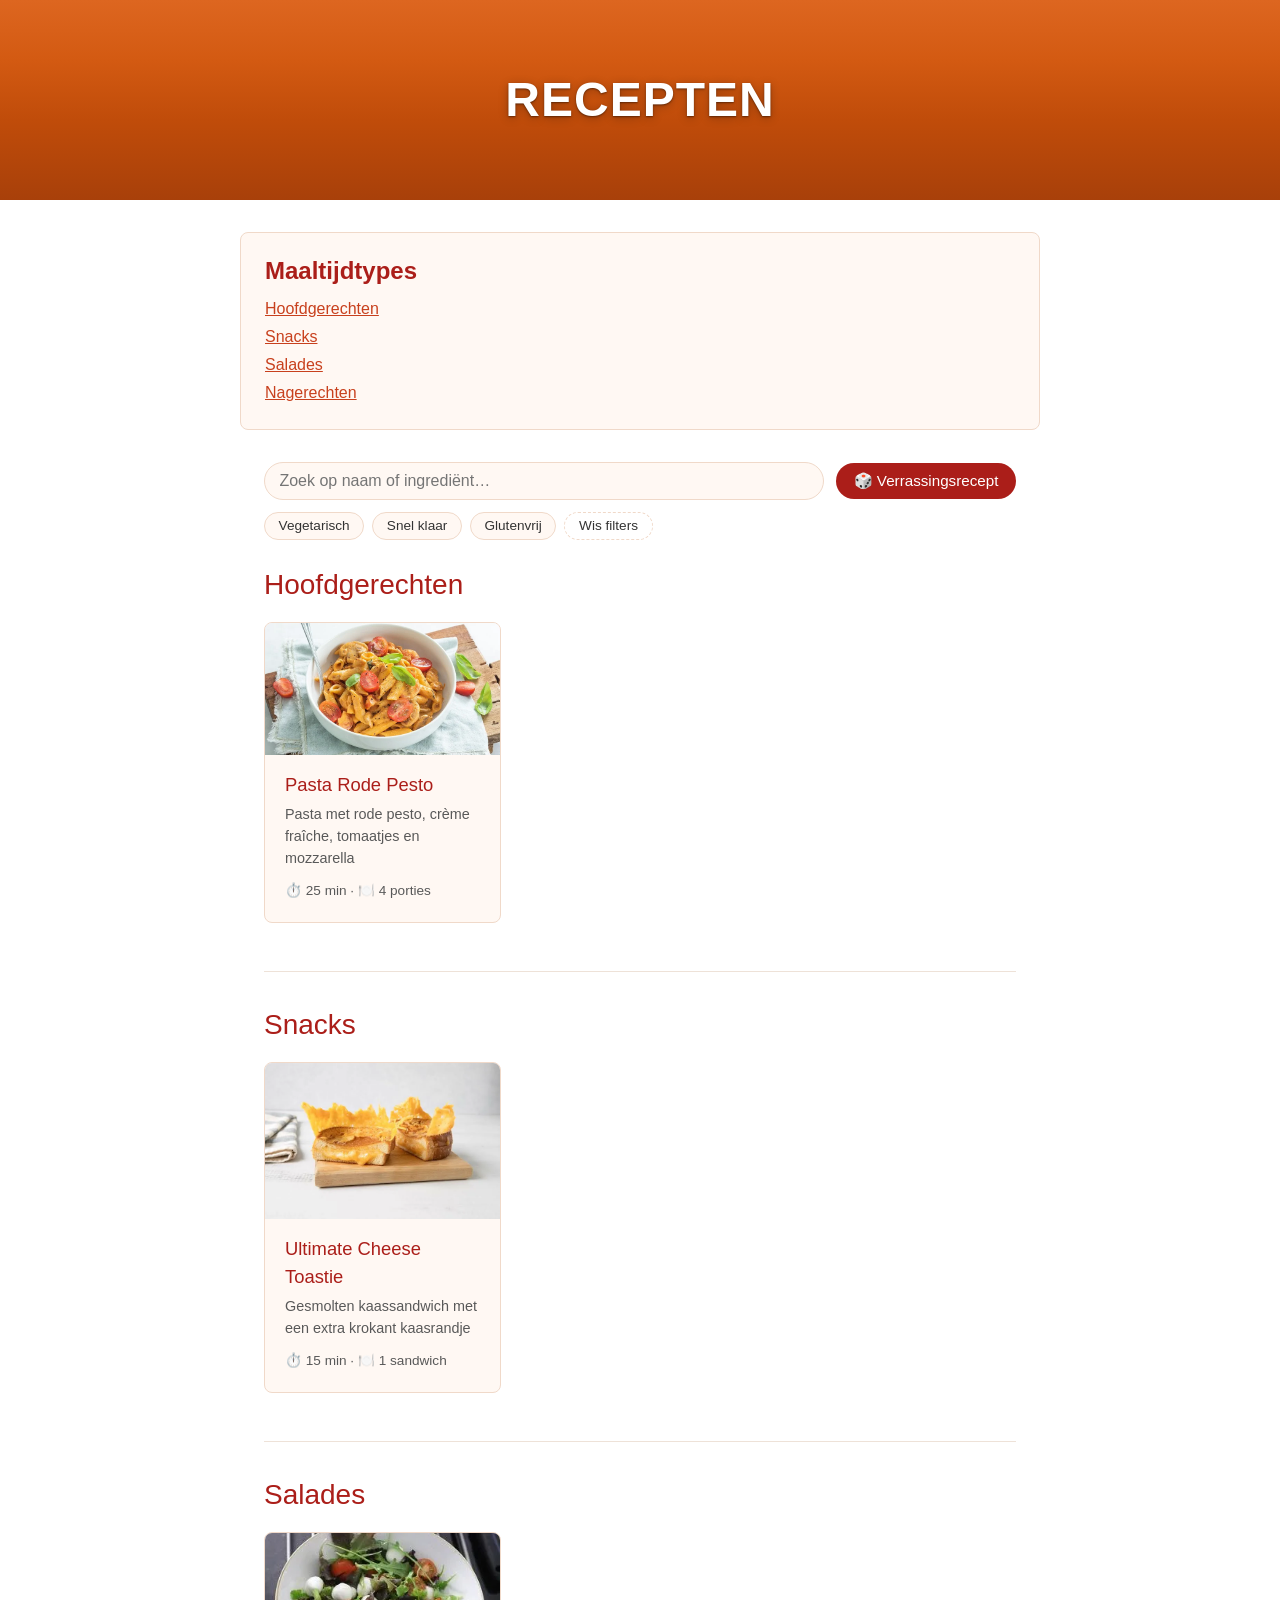
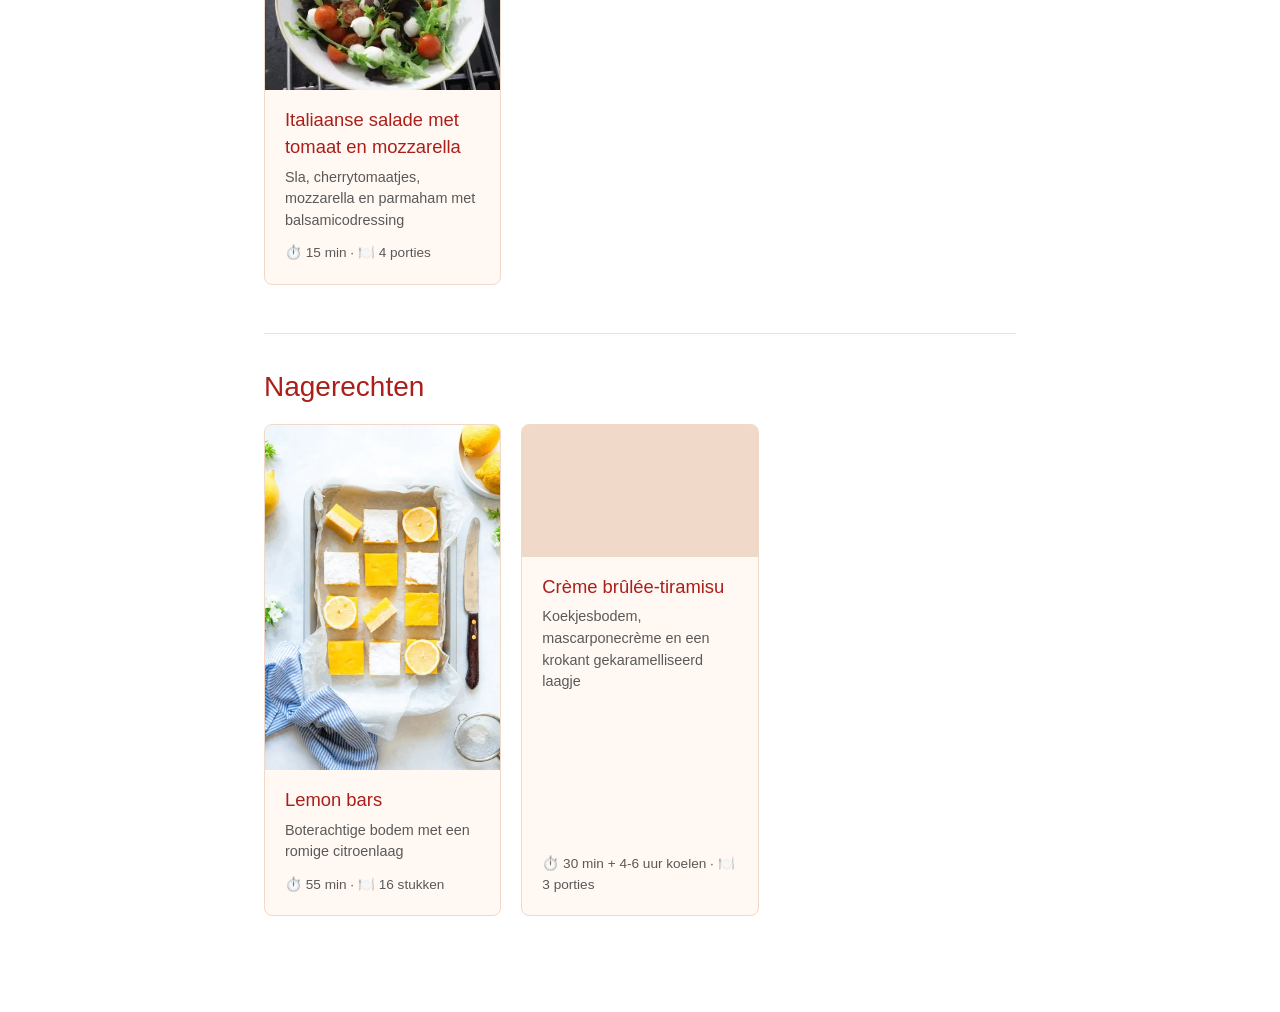
<file: index.html>
<!DOCTYPE html>
<html lang="nl">
<head>
<meta charset="UTF-8">
<meta name="viewport" content="width=device-width, initial-scale=1.0">
<title>Recepten</title>
<meta name="description" content="Familierecepten per maaltijdtype: hoofdgerechten, salades en nagerechten, waaronder Lemon bars, Pasta Rode Pesto en Italiaanse salade met tomaat en mozzarella.">
<meta property="og:type" content="website">
<meta property="og:title" content="Recepten">
<meta property="og:description" content="Familierecepten per maaltijdtype: hoofdgerechten, salades en nagerechten.">
<meta property="og:image" content="https://mstam13.github.io/Recepten/files/lemon-bars.jpg">
<meta property="og:url" content="https://mstam13.github.io/Recepten/index.html">
<meta name="twitter:card" content="summary_large_image">
<link rel="icon" href="data:image/svg+xml,<svg xmlns=%22http://www.w3.org/2000/svg%22 viewBox=%220 0 100 100%22><text y=%22.9em%22 font-size=%2290%22>%F0%9F%8D%BD%EF%B8%8F</text></svg>">
<link rel="icon" type="image/png" sizes="192x192" href="icons/icon-192.png">
<link rel="apple-touch-icon" href="icons/apple-touch-icon.png">
<link rel="manifest" href="manifest.webmanifest">
<meta name="theme-color" content="#c04c0a">
<link rel="stylesheet" href="styles.css">
</head>
<body>

<a class="skip-link" href="#main-content">Direct naar recepten</a>

<header class="hero" id="top">
  <h1>Recepten</h1>
</header>

<nav class="toc" aria-label="Maaltijdtypes">
  <h2>Maaltijdtypes</h2>
  <ul>
    <li><a href="#hoofdgerechten">Hoofdgerechten</a></li>
    <li><a href="#snacks">Snacks</a></li>
    <li><a href="#salades">Salades</a></li>
    <li><a href="#nagerechten">Nagerechten</a></li>
  </ul>
</nav>

<div class="filters">
  <div class="filters-row">
    <label class="visually-hidden" for="recipe-search">Zoek recepten</label>
    <input type="search" id="recipe-search" placeholder="Zoek op naam of ingrediënt…">
    <button type="button" class="button-primary" data-random-recipe>🎲 Verrassingsrecept</button>
  </div>
  <div class="filter-chips" role="group" aria-label="Filter op kenmerk">
    <button type="button" class="filter-chip" data-filter-tag="vegetarisch" aria-pressed="false">Vegetarisch</button>
    <button type="button" class="filter-chip" data-filter-tag="snel-klaar" aria-pressed="false">Snel klaar</button>
    <button type="button" class="filter-chip" data-filter-tag="glutenvrij" aria-pressed="false">Glutenvrij</button>
    <button type="button" class="filter-chip filter-chip-reset" data-filter-reset>Wis filters</button>
  </div>
</div>

<p id="no-results-message" hidden>Geen recepten gevonden. Probeer een andere zoekterm of filter.</p>

<main id="main-content">

  <section class="category" id="hoofdgerechten" aria-labelledby="hoofdgerechten-title">
    <h2 class="category-title" id="hoofdgerechten-title">Hoofdgerechten</h2>
    <ul class="recipe-grid">
      <li class="recipe-card" data-tags="vegetarisch snel-klaar" data-search="pasta rode pesto crème fraîche tomaatjes mozzarella basilicum penne hoofdgerecht">
        <a href="recipes/pasta-rode-pesto.html">
          <picture class="recipe-card-thumb">
            <source srcset="files/pasta-rode-pesto.webp" type="image/webp">
            <img src="files/pasta-rode-pesto.jpg" width="440" height="230" loading="lazy" alt="">
          </picture>
          <span class="recipe-card-body">
            <span class="recipe-card-title">Pasta Rode Pesto</span>
            <span class="recipe-card-meta">Pasta met rode pesto, crème fraîche, tomaatjes en mozzarella</span>
            <span class="recipe-card-time">⏱️ 25 min · 🍽️ 4 porties</span>
          </span>
        </a>
      </li>
    </ul>
  </section>

  <section class="category" id="snacks" aria-labelledby="snacks-title">
    <h2 class="category-title" id="snacks-title">Snacks</h2>
    <ul class="recipe-grid">
      <li class="recipe-card" data-tags="vegetarisch snel-klaar" data-search="ultimate cheese toastie krokante kaassandwich tosti kaas cheddar red leicester cayennepeper hoofdgerecht">
        <a href="recipes/ultimate-cheese-toastie.html">
            <picture class="recipe-card-thumb">
              <source srcset="files/ultimate-cheese-toastie.webp" type="image/webp">
              <img src="files/ultimate-cheese-toastie.jpg" width="440" height="230" loading="lazy" alt="">
            </picture>
            <span class="recipe-card-body">
              <span class="recipe-card-title">Ultimate Cheese Toastie</span>
              <span class="recipe-card-meta">Gesmolten kaassandwich met een extra krokant kaasrandje</span>
              <span class="recipe-card-time">⏱️ 15 min · 🍽️ 1 sandwich</span>
            </span>
        </a>
      </li>
    </ul>
  </section>

  <section class="category" id="salades" aria-labelledby="salades-title">
    <h2 class="category-title" id="salades-title">Salades</h2>
    <ul class="recipe-grid">
      <li class="recipe-card" data-tags="snel-klaar glutenvrij" data-search="italiaanse salade tomaat mozzarella sla cherrytomaatjes parmaham pijnboompitten balsamico">
        <a href="recipes/italiaanse-salade.html">
          <picture class="recipe-card-thumb">
            <source srcset="files/italiaanse-salade.webp" type="image/webp">
            <img src="files/italiaanse-salade.jpg" width="440" height="230" loading="lazy" alt="">
          </picture>
          <span class="recipe-card-body">
            <span class="recipe-card-title">Italiaanse salade met tomaat en mozzarella</span>
            <span class="recipe-card-meta">Sla, cherrytomaatjes, mozzarella en parmaham met balsamicodressing</span>
            <span class="recipe-card-time">⏱️ 15 min · 🍽️ 4 porties</span>
          </span>
        </a>
      </li>
    </ul>
  </section>

  <section class="category" id="nagerechten" aria-labelledby="nagerechten-title">
    <h2 class="category-title" id="nagerechten-title">Nagerechten</h2>
    <ul class="recipe-grid">
      <li class="recipe-card" data-tags="vegetarisch" data-search="lemon bars citroen bodem citroenlaag nagerecht boter basterdsuiker">
        <a href="recipes/lemon-bars.html">
          <picture class="recipe-card-thumb">
            <source srcset="files/lemon-bars.webp" type="image/webp">
            <img src="files/lemon-bars.jpg" width="440" height="230" loading="lazy" alt="">
          </picture>
          <span class="recipe-card-body">
            <span class="recipe-card-title">Lemon bars</span>
            <span class="recipe-card-meta">Boterachtige bodem met een romige citroenlaag</span>
            <span class="recipe-card-time">⏱️ 55 min · 🍽️ 16 stukken</span>
          </span>
        </a>
      </li>
      <li class="recipe-card" data-tags="vegetarisch" data-search="crème brûlée tiramisu mascarpone lange vingers koffie koekjes slagroom eidooiers nagerecht">
        <a href="recipes/creme-brulee-tiramisu.html">
          <span class="recipe-card-thumb" aria-hidden="true"></span>
          <span class="recipe-card-body">
            <span class="recipe-card-title">Crème brûlée-tiramisu</span>
            <span class="recipe-card-meta">Koekjesbodem, mascarponecrème en een krokant gekaramelliseerd laagje</span>
            <span class="recipe-card-time">⏱️ 30 min + 4-6 uur koelen · 🍽️ 3 porties</span>
          </span>
        </a>
      </li>
    </ul>
  </section>

</main>

<script src="home.js" defer></script>
<script src="pwa-register.js" defer></script>
</body>
</html>
</file>
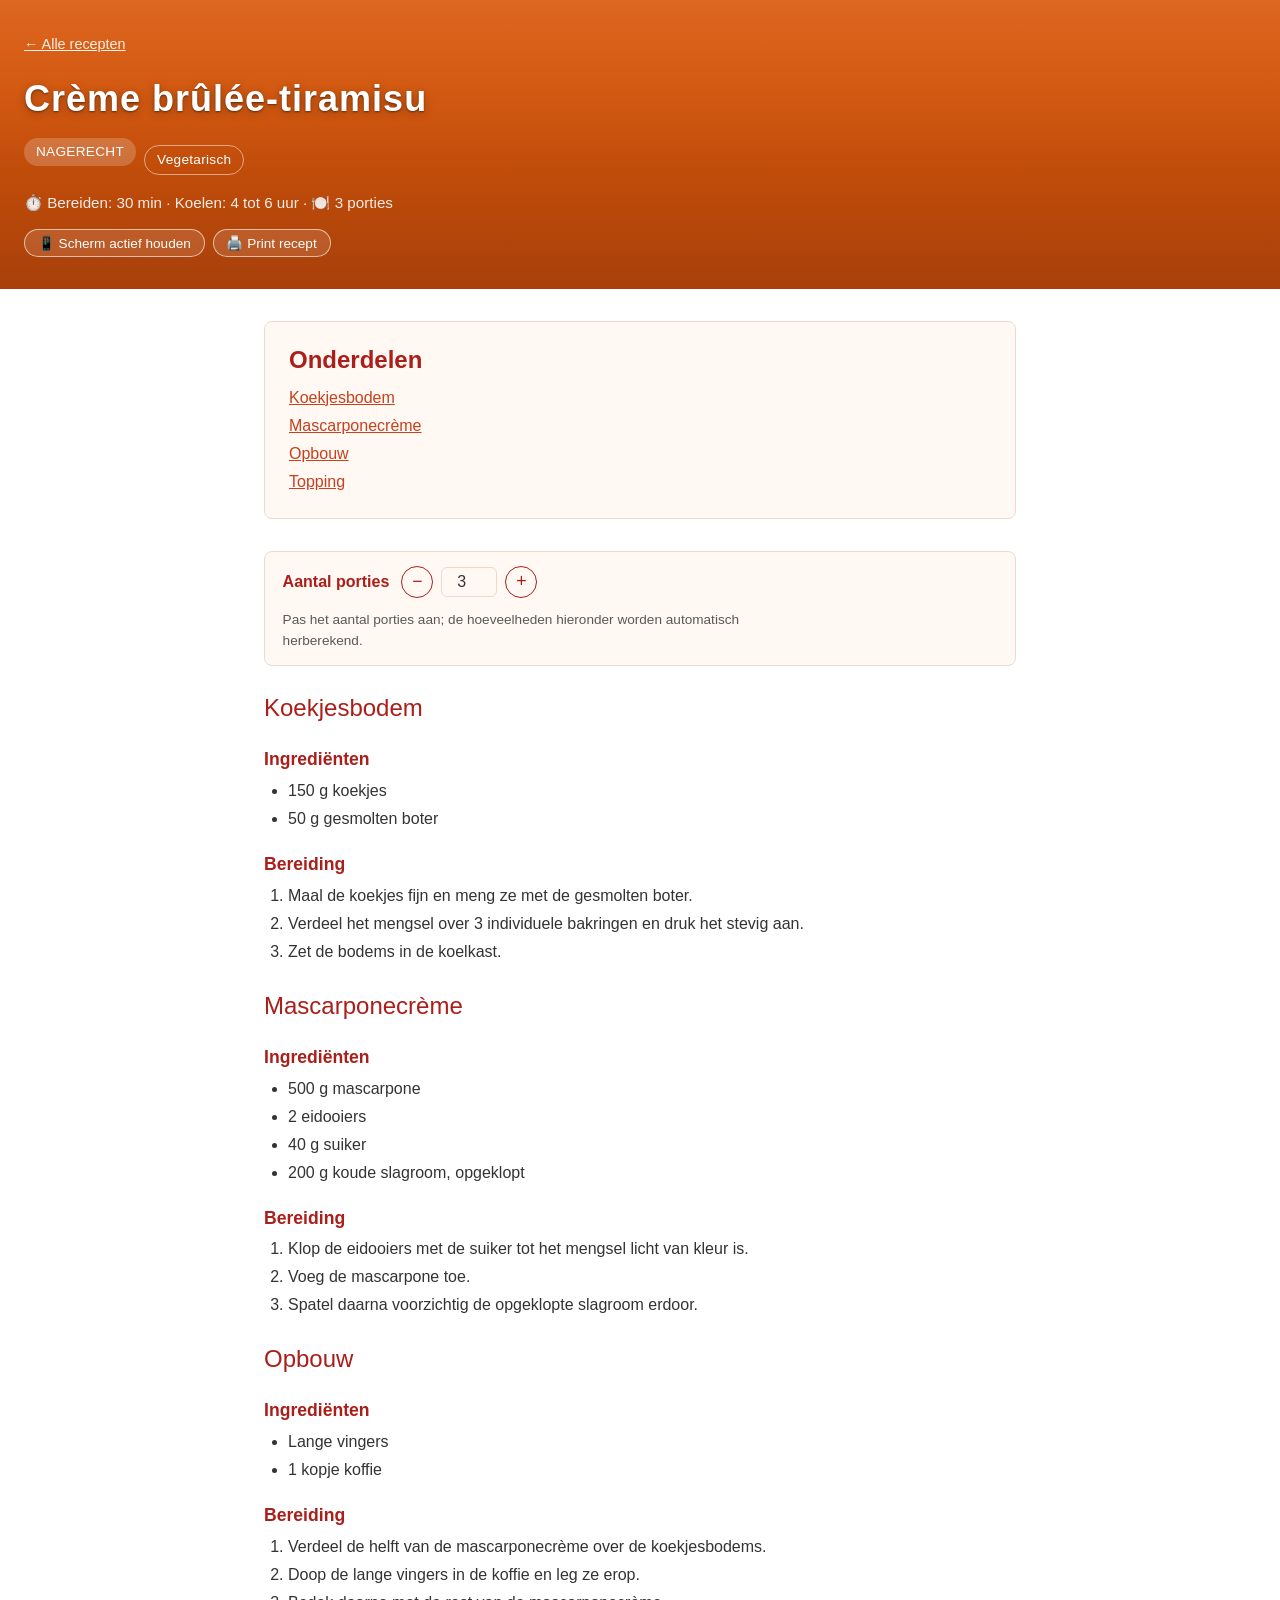
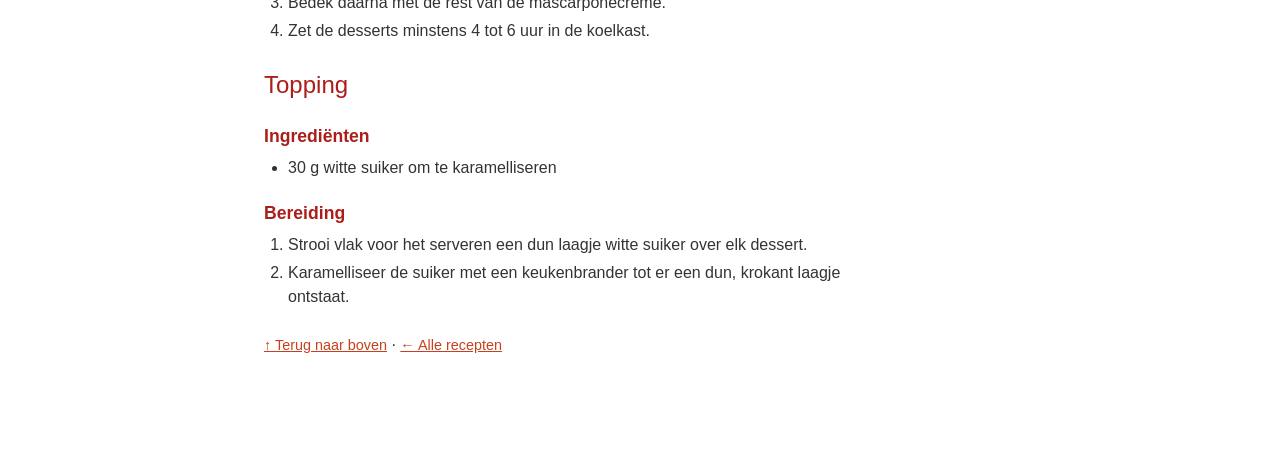
<file: recipes/creme-brulee-tiramisu.html>
<!DOCTYPE html>
<html lang="nl">
<head>
<meta charset="UTF-8">
<meta name="viewport" content="width=device-width, initial-scale=1.0">
<title>Crème brûlée-tiramisu · Recepten</title>
<meta name="description" content="Recept voor crème brûlée-tiramisu: koekjesbodem, mascarponecrème met lange vingers en een krokant gekaramelliseerd laagje. Bereiden: 30 min, plus 4 tot 6 uur koelen · 3 porties.">
<meta property="og:type" content="article">
<meta property="og:title" content="Crème brûlée-tiramisu · Recepten">
<meta property="og:description" content="Koekjesbodem, mascarponecrème met lange vingers en een krokant gekaramelliseerd laagje. Bereiden: 30 min, plus 4 tot 6 uur koelen · 3 porties.">
<meta property="og:url" content="https://mstam13.github.io/Recepten/recipes/creme-brulee-tiramisu.html">
<meta name="twitter:card" content="summary">
<link rel="icon" href="data:image/svg+xml,<svg xmlns=%22http://www.w3.org/2000/svg%22 viewBox=%220 0 100 100%22><text y=%22.9em%22 font-size=%2290%22>%F0%9F%8D%BD%EF%B8%8F</text></svg>">
<link rel="icon" type="image/png" sizes="192x192" href="../icons/icon-192.png">
<link rel="apple-touch-icon" href="../icons/apple-touch-icon.png">
<link rel="manifest" href="../manifest.webmanifest">
<meta name="theme-color" content="#c04c0a">
<link rel="stylesheet" href="../styles.css">
</head>
<body>

<a class="skip-link" href="#main-content">Direct naar recept</a>

<header class="hero hero-recipe" id="top">
  <p class="breadcrumb"><a href="../index.html">← Alle recepten</a></p>
  <h1>Crème brûlée-tiramisu</h1>
  <div class="hero-badges">
    <p class="category-badge">Nagerecht</p>
    <span class="tag-badge">Vegetarisch</span>
  </div>
  <p class="recipe-meta">⏱️ Bereiden: 30 min · Koelen: 4 tot 6 uur · 🍽️ 3 porties</p>
  <div class="hero-actions">
    <button type="button" class="hero-button wake-lock-toggle" data-wake-lock-toggle data-label-on="📱 Scherm blijft actief" aria-pressed="false" hidden>📱 Scherm actief houden</button>
    <button type="button" class="hero-button print-button" data-print-button>🖨️ Print recept</button>
  </div>
</header>

<main id="main-content">

  <article id="creme-brulee-tiramisu">

    <nav class="toc" aria-label="Onderdelen van dit recept">
      <h2>Onderdelen</h2>
      <ul>
        <li><a href="#koekjesbodem">Koekjesbodem</a></li>
        <li><a href="#mascarponecreme">Mascarponecrème</a></li>
        <li><a href="#opbouw">Opbouw</a></li>
        <li><a href="#topping">Topping</a></li>
      </ul>
    </nav>

    <div class="servings-control" data-servings-control data-base-servings="3">
      <label for="servings-input">Aantal porties</label>
      <div class="servings-stepper">
        <button type="button" data-servings-decrease aria-label="Minder porties">−</button>
        <input type="number" id="servings-input" min="1" max="99" value="3" data-servings-input inputmode="numeric">
        <button type="button" data-servings-increase aria-label="Meer porties">+</button>
      </div>
      <p class="servings-hint">Pas het aantal porties aan; de hoeveelheden hieronder worden automatisch herberekend.</p>
    </div>

    <section id="koekjesbodem">
      <h3 class="recipe-part">Koekjesbodem</h3>

      <h4 class="label-heading">Ingrediënten</h4>
      <ul>
        <li><span data-amt="150">150</span> g koekjes</li>
        <li><span data-amt="50">50</span> g gesmolten boter</li>
      </ul>

      <h4 class="label-heading">Bereiding</h4>
      <ol>
        <li>Maal de koekjes fijn en meng ze met de gesmolten boter.</li>
        <li>Verdeel het mengsel over 3 individuele bakringen en druk het stevig aan.</li>
        <li>Zet de bodems in de koelkast.</li>
      </ol>
    </section>

    <section id="mascarponecreme">
      <h3 class="recipe-part">Mascarponecrème</h3>

      <h4 class="label-heading">Ingrediënten</h4>
      <ul>
        <li><span data-amt="500">500</span> g mascarpone</li>
        <li><span data-amt="2">2</span> eidooiers</li>
        <li><span data-amt="40">40</span> g suiker</li>
        <li><span data-amt="200">200</span> g koude slagroom, opgeklopt</li>
      </ul>

      <h4 class="label-heading">Bereiding</h4>
      <ol>
        <li>Klop de eidooiers met de suiker tot het mengsel licht van kleur is.</li>
        <li>Voeg de mascarpone toe.</li>
        <li>Spatel daarna voorzichtig de opgeklopte slagroom erdoor.</li>
      </ol>
    </section>

    <section id="opbouw">
      <h3 class="recipe-part">Opbouw</h3>

      <h4 class="label-heading">Ingrediënten</h4>
      <ul>
        <li>Lange vingers</li>
        <li>1 kopje koffie</li>
      </ul>

      <h4 class="label-heading">Bereiding</h4>
      <ol>
        <li>Verdeel de helft van de mascarponecrème over de koekjesbodems.</li>
        <li>Doop de lange vingers in de koffie en leg ze erop.</li>
        <li>Bedek daarna met de rest van de mascarponecrème.</li>
        <li>Zet de desserts minstens 4 tot 6 uur in de koelkast.</li>
      </ol>
    </section>

    <section id="topping">
      <h3 class="recipe-part">Topping</h3>

      <h4 class="label-heading">Ingrediënten</h4>
      <ul>
        <li><span data-amt="30">30</span> g witte suiker om te karamelliseren</li>
      </ul>

      <h4 class="label-heading">Bereiding</h4>
      <ol>
        <li>Strooi vlak voor het serveren een dun laagje witte suiker over elk dessert.</li>
        <li>Karamelliseer de suiker met een keukenbrander tot er een dun, krokant laagje ontstaat.</li>
      </ol>
    </section>

    <p class="back-to-top"><a href="#top">↑ Terug naar boven</a> · <a href="../index.html">← Alle recepten</a></p>
  </article>

</main>

<script type="application/ld+json">
{
  "@context": "https://schema.org/",
  "@type": "Recipe",
  "name": "Crème brûlée-tiramisu",
  "description": "Koekjesbodem, mascarponecrème met lange vingers en een krokant gekaramelliseerd laagje.",
  "recipeCategory": "Nagerecht",
  "keywords": "crème brûlée, tiramisu, mascarpone, lange vingers, nagerecht, vegetarisch",
  "prepTime": "PT30M",
  "totalTime": "PT4H30M",
  "recipeYield": "3 porties",
  "suitableForDiet": "https://schema.org/VegetarianDiet",
  "recipeIngredient": [
    "150 g koekjes",
    "50 g gesmolten boter",
    "500 g mascarpone",
    "2 eidooiers",
    "40 g suiker",
    "200 g koude slagroom",
    "Lange vingers",
    "1 kopje koffie",
    "30 g witte suiker om te karamelliseren"
  ],
  "recipeInstructions": [
    { "@type": "HowToStep", "name": "Koekjesbodem", "text": "Maal de koekjes fijn en meng ze met de gesmolten boter. Verdeel over 3 individuele bakringen, druk stevig aan en zet in de koelkast." },
    { "@type": "HowToStep", "name": "Mascarponecrème", "text": "Klop de eidooiers met de suiker tot het mengsel licht van kleur is. Voeg de mascarpone toe en spatel voorzichtig de opgeklopte slagroom erdoor." },
    { "@type": "HowToStep", "name": "Opbouw", "text": "Verdeel de helft van de crème over de bodems, leg de in koffie gedoopte lange vingers erop en bedek met de rest van de crème. Zet minstens 4 tot 6 uur in de koelkast." },
    { "@type": "HowToStep", "name": "Topping", "text": "Strooi vlak voor het serveren een dun laagje witte suiker over elk dessert en karamelliseer met een keukenbrander tot er een dun, krokant laagje ontstaat." }
  ]
}
</script>

<script src="../wake-lock.js" defer></script>
<script src="../recipe-interactions.js" defer></script>
<script src="../pwa-register.js" defer></script>
</body>
</html>
</file>
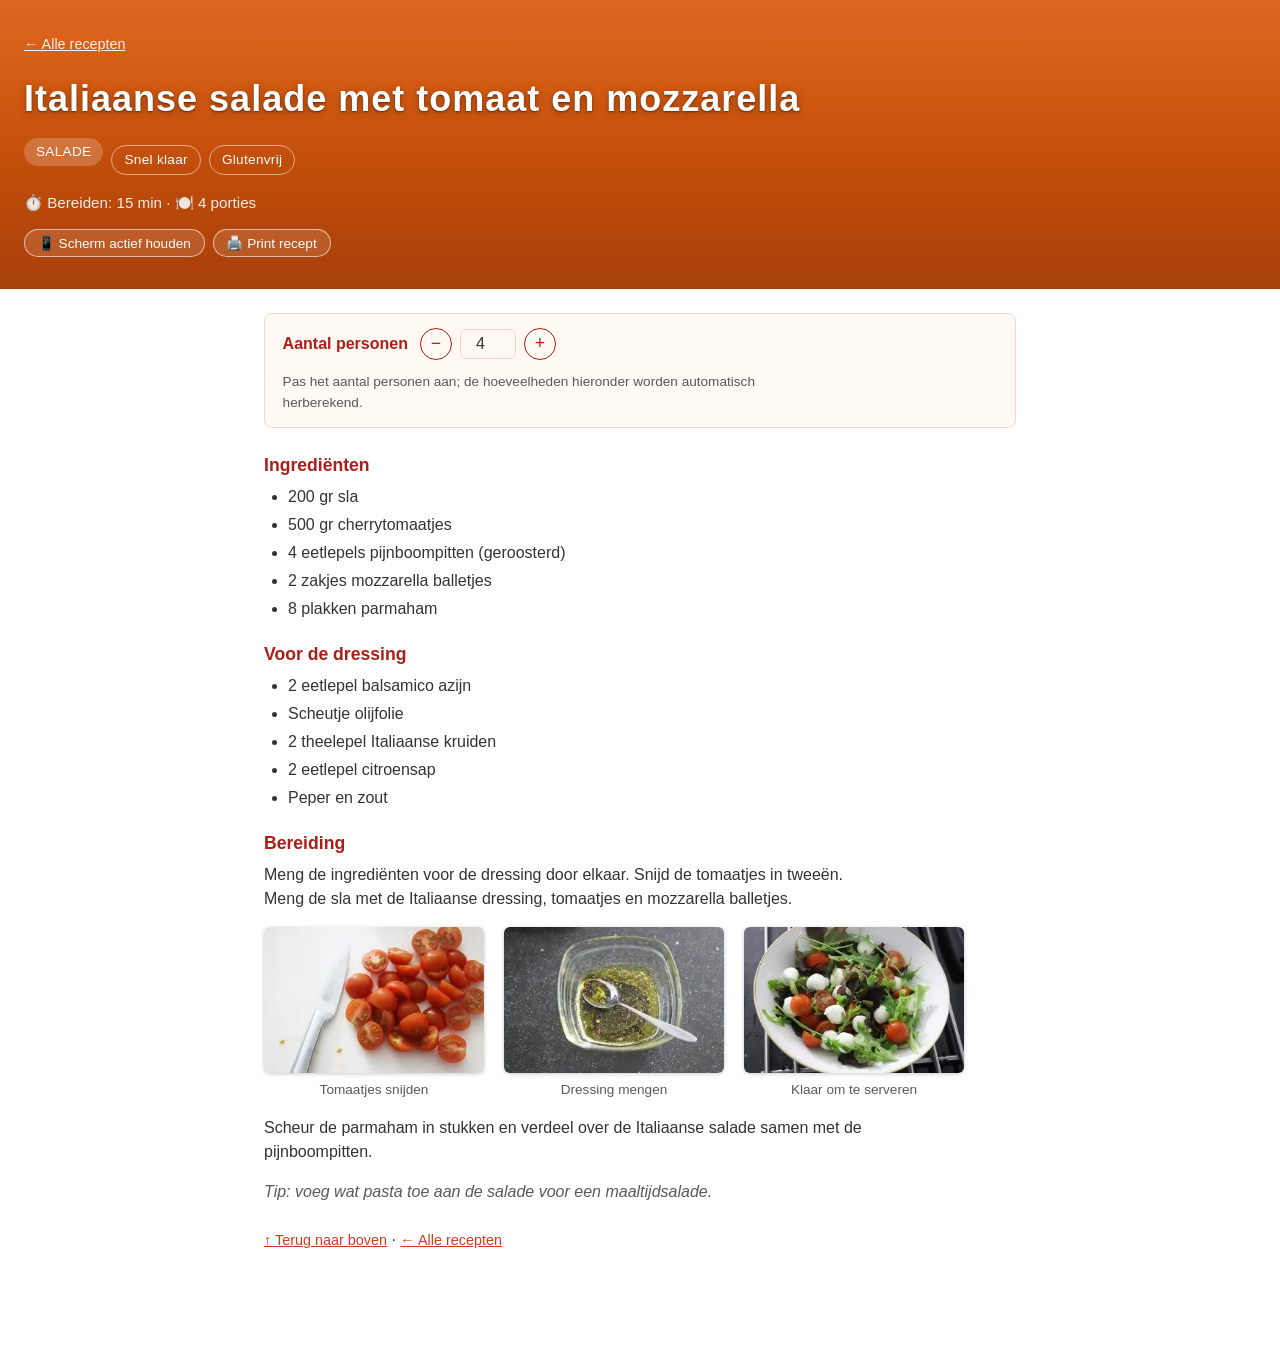
<file: recipes/italiaanse-salade.html>
<!DOCTYPE html>
<html lang="nl">
<head>
<meta charset="UTF-8">
<meta name="viewport" content="width=device-width, initial-scale=1.0">
<title>Italiaanse salade met tomaat en mozzarella · Recepten</title>
<meta name="description" content="Recept voor Italiaanse salade met sla, cherrytomaatjes, mozzarella en parmaham. Klaar in 15 min · 4 porties.">
<meta property="og:type" content="article">
<meta property="og:title" content="Italiaanse salade met tomaat en mozzarella · Recepten">
<meta property="og:description" content="Sla, cherrytomaatjes, mozzarella en parmaham met balsamicodressing. Klaar in 15 min · 4 porties.">
<meta property="og:image" content="https://mstam13.github.io/Recepten/files/italiaanse-salade.jpg">
<meta property="og:url" content="https://mstam13.github.io/Recepten/recipes/italiaanse-salade.html">
<meta name="twitter:card" content="summary_large_image">
<link rel="icon" href="data:image/svg+xml,<svg xmlns=%22http://www.w3.org/2000/svg%22 viewBox=%220 0 100 100%22><text y=%22.9em%22 font-size=%2290%22>%F0%9F%8D%BD%EF%B8%8F</text></svg>">
<link rel="icon" type="image/png" sizes="192x192" href="../icons/icon-192.png">
<link rel="apple-touch-icon" href="../icons/apple-touch-icon.png">
<link rel="manifest" href="../manifest.webmanifest">
<meta name="theme-color" content="#c04c0a">
<link rel="stylesheet" href="../styles.css">
</head>
<body>

<a class="skip-link" href="#main-content">Direct naar recept</a>

<header class="hero hero-recipe" id="top">
  <p class="breadcrumb"><a href="../index.html">← Alle recepten</a></p>
  <h1>Italiaanse salade met tomaat en mozzarella</h1>
  <div class="hero-badges">
    <p class="category-badge">Salade</p>
    <span class="tag-badge">Snel klaar</span>
    <span class="tag-badge">Glutenvrij</span>
  </div>
  <p class="recipe-meta">⏱️ Bereiden: 15 min · 🍽️ 4 porties</p>
  <div class="hero-actions">
    <button type="button" class="hero-button wake-lock-toggle" data-wake-lock-toggle data-label-on="📱 Scherm blijft actief" aria-pressed="false" hidden>📱 Scherm actief houden</button>
    <button type="button" class="hero-button print-button" data-print-button>🖨️ Print recept</button>
  </div>
</header>

<main id="main-content">

  <article id="italiaanse-salade">

    <div class="servings-control" data-servings-control data-base-servings="4">
      <label for="servings-input">Aantal personen</label>
      <div class="servings-stepper">
        <button type="button" data-servings-decrease aria-label="Minder personen">−</button>
        <input type="number" id="servings-input" min="1" max="99" value="4" data-servings-input inputmode="numeric">
        <button type="button" data-servings-increase aria-label="Meer personen">+</button>
      </div>
      <p class="servings-hint">Pas het aantal personen aan; de hoeveelheden hieronder worden automatisch herberekend.</p>
    </div>

    <h3 class="label-heading">Ingrediënten</h3>
    <ul>
      <li><span data-amt="200">200</span> gr sla</li>
      <li><span data-amt="500">500</span> gr cherrytomaatjes</li>
      <li><span data-amt="4">4</span> eetlepels pijnboompitten (geroosterd)</li>
      <li><span data-amt="2">2</span> zakjes mozzarella balletjes</li>
      <li><span data-amt="8">8</span> plakken parmaham</li>
    </ul>

    <h3 class="label-heading">Voor de dressing</h3>
    <ul>
      <li><span data-amt="2">2</span> eetlepel balsamico azijn</li>
      <li>Scheutje olijfolie</li>
      <li><span data-amt="2">2</span> theelepel Italiaanse kruiden</li>
      <li><span data-amt="2">2</span> eetlepel citroensap</li>
      <li>Peper en zout</li>
    </ul>

    <h3 class="label-heading">Bereiding</h3>
    <p>Meng de ingrediënten voor de dressing door elkaar. Snijd de tomaatjes in tweeën. Meng de sla met de Italiaanse dressing, tomaatjes en mozzarella balletjes.</p>

    <div class="gallery">
      <figure>
        <picture>
          <source srcset="../files/italiaanse-salade-tomaatjes.webp" type="image/webp">
          <img src="../files/italiaanse-salade-tomaatjes.jpg" width="300" height="200" loading="lazy" alt="Cherrytomaatjes in partjes gesneden">
        </picture>
        <figcaption>Tomaatjes snijden</figcaption>
      </figure>
      <figure>
        <picture>
          <source srcset="../files/italiaanse-salade-dressing.webp" type="image/webp">
          <img src="../files/italiaanse-salade-dressing.jpg" width="300" height="200" loading="lazy" alt="Dressing van balsamico azijn en olijfolie">
        </picture>
        <figcaption>Dressing mengen</figcaption>
      </figure>
      <figure>
        <picture>
          <source srcset="../files/italiaanse-salade.webp" type="image/webp">
          <img src="../files/italiaanse-salade.jpg" width="300" height="200" loading="lazy" alt="Afgewerkte Italiaanse salade met mozzarella in een kom">
        </picture>
        <figcaption>Klaar om te serveren</figcaption>
      </figure>
    </div>

    <p>Scheur de parmaham in stukken en verdeel over de Italiaanse salade samen met de pijnboompitten.</p>

    <p class="tip">Tip: voeg wat pasta toe aan de salade voor een maaltijdsalade.</p>

    <p class="back-to-top"><a href="#top">↑ Terug naar boven</a> · <a href="../index.html">← Alle recepten</a></p>
  </article>

</main>

<script type="application/ld+json">
{
  "@context": "https://schema.org/",
  "@type": "Recipe",
  "name": "Italiaanse salade met tomaat en mozzarella",
  "image": ["https://mstam13.github.io/Recepten/files/italiaanse-salade.jpg"],
  "description": "Sla, cherrytomaatjes, mozzarella en parmaham met balsamicodressing.",
  "recipeCategory": "Salade",
  "recipeCuisine": "Italiaans",
  "keywords": "salade, mozzarella, tomaat, parmaham, glutenvrij",
  "prepTime": "PT15M",
  "totalTime": "PT15M",
  "recipeYield": "4 porties",
  "recipeIngredient": [
    "200 gr sla",
    "500 gr cherrytomaatjes",
    "4 eetlepels pijnboompitten (geroosterd)",
    "2 zakjes mozzarella balletjes",
    "8 plakken parmaham",
    "2 eetlepel balsamico azijn",
    "Scheutje olijfolie",
    "2 theelepel Italiaanse kruiden",
    "2 eetlepel citroensap",
    "Peper en zout"
  ],
  "recipeInstructions": [
    { "@type": "HowToStep", "text": "Meng de ingrediënten voor de dressing door elkaar." },
    { "@type": "HowToStep", "text": "Snijd de tomaatjes in tweeën." },
    { "@type": "HowToStep", "text": "Meng de sla met de Italiaanse dressing, tomaatjes en mozzarella balletjes." },
    { "@type": "HowToStep", "text": "Scheur de parmaham in stukken en verdeel over de salade samen met de pijnboompitten." }
  ]
}
</script>

<script src="../wake-lock.js" defer></script>
<script src="../recipe-interactions.js" defer></script>
<script src="../pwa-register.js" defer></script>
</body>
</html>
</file>
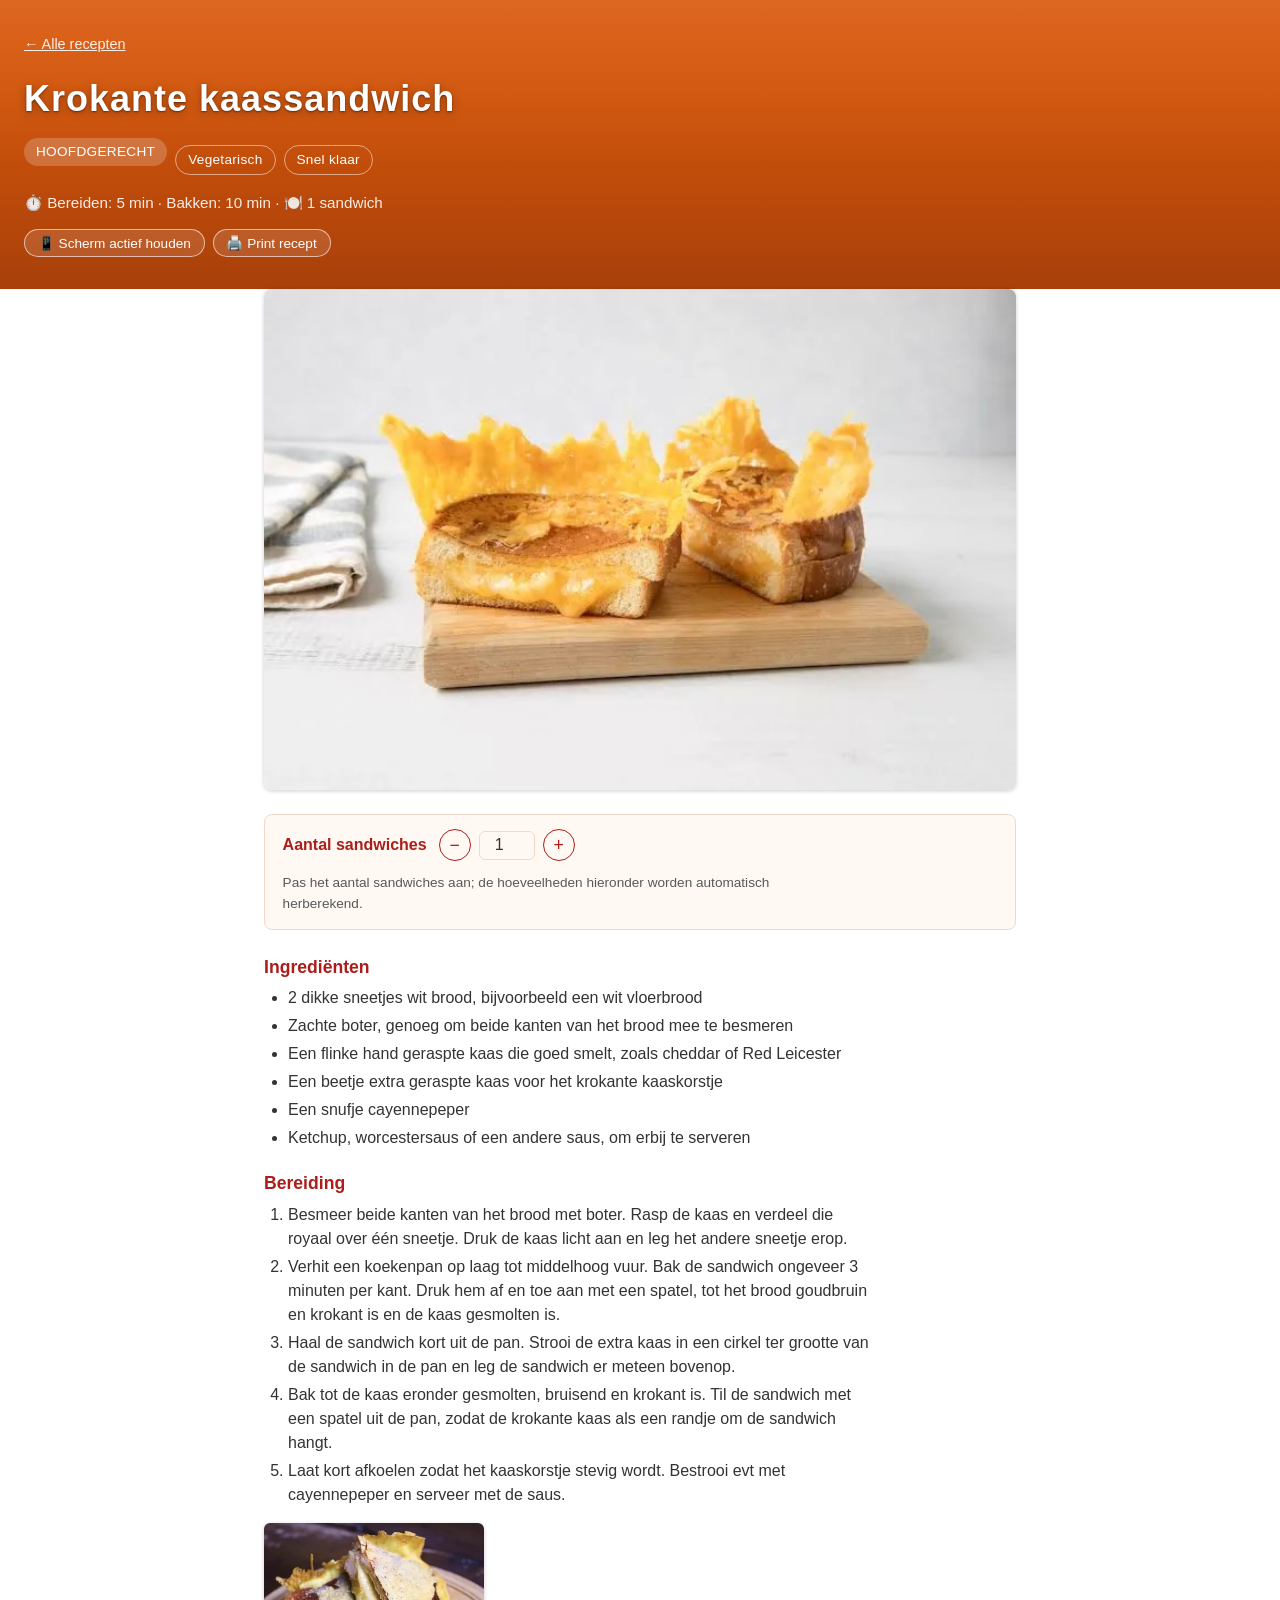
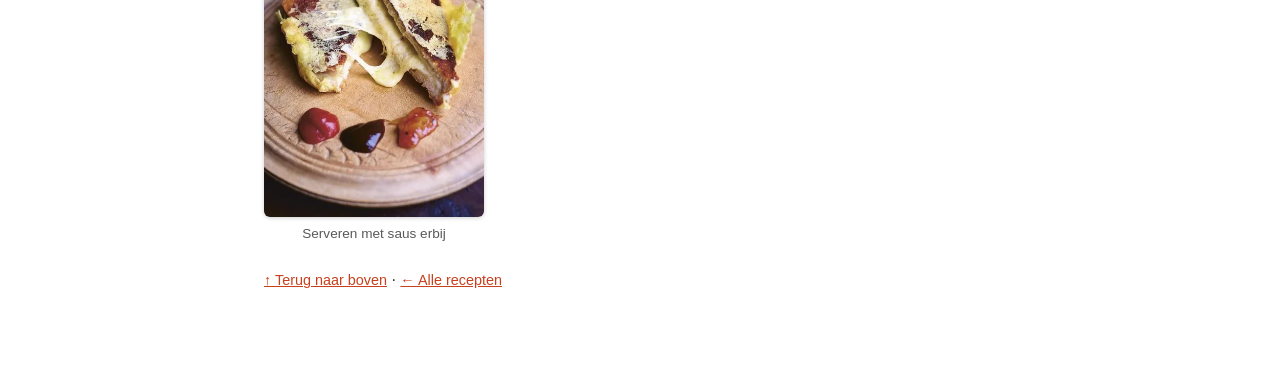
<file: recipes/krokante-kaassandwich.html>
<!DOCTYPE html>
<html lang="nl">
<head>
<meta charset="UTF-8">
<meta name="viewport" content="width=device-width, initial-scale=1.0">
<title>Krokante kaassandwich · Recepten</title>
<meta name="description" content="Recept voor een krokante kaassandwich met een knapperig kaasrandje. Klaar in 15 min · 1 sandwich.">
<meta property="og:type" content="article">
<meta property="og:title" content="Krokante kaassandwich · Recepten">
<meta property="og:description" content="Een gesmolten kaassandwich met een extra knapperig kaaskorstje eromheen. Klaar in 15 min · 1 sandwich.">
<meta property="og:image" content="https://mstam13.github.io/Recepten/files/krokante-kaassandwich.jpg">
<meta property="og:url" content="https://mstam13.github.io/Recepten/recipes/krokante-kaassandwich.html">
<meta name="twitter:card" content="summary_large_image">
<link rel="icon" href="data:image/svg+xml,<svg xmlns=%22http://www.w3.org/2000/svg%22 viewBox=%220 0 100 100%22><text y=%22.9em%22 font-size=%2290%22>%F0%9F%8D%BD%EF%B8%8F</text></svg>">
<link rel="icon" type="image/png" sizes="192x192" href="../icons/icon-192.png">
<link rel="apple-touch-icon" href="../icons/apple-touch-icon.png">
<link rel="manifest" href="../manifest.webmanifest">
<meta name="theme-color" content="#c04c0a">
<link rel="stylesheet" href="../styles.css">
</head>
<body>

<a class="skip-link" href="#main-content">Direct naar recept</a>

<header class="hero hero-recipe" id="top">
  <p class="breadcrumb"><a href="../index.html">← Alle recepten</a></p>
  <h1>Krokante kaassandwich</h1>
  <div class="hero-badges">
    <p class="category-badge">Hoofdgerecht</p>
    <span class="tag-badge">Vegetarisch</span>
    <span class="tag-badge">Snel klaar</span>
  </div>
  <p class="recipe-meta">⏱️ Bereiden: 5 min · Bakken: 10 min · 🍽️ 1 sandwich</p>
  <div class="hero-actions">
    <button type="button" class="hero-button wake-lock-toggle" data-wake-lock-toggle data-label-on="📱 Scherm blijft actief" aria-pressed="false" hidden>📱 Scherm actief houden</button>
    <button type="button" class="hero-button print-button" data-print-button>🖨️ Print recept</button>
  </div>
</header>

<main id="main-content">

  <article id="krokante-kaassandwich">

    <figure class="recipe-photo">
      <picture>
        <source srcset="../files/krokante-kaassandwich.webp" type="image/webp">
        <img src="../files/krokante-kaassandwich.jpg" width="678" height="452" alt="Krokante kaassandwich met een knapperig kaasrandje, doorgesneden op een snijplank">
      </picture>
    </figure>

    <div class="servings-control" data-servings-control data-base-servings="1">
      <label for="servings-input">Aantal sandwiches</label>
      <div class="servings-stepper">
        <button type="button" data-servings-decrease aria-label="Minder sandwiches">−</button>
        <input type="number" id="servings-input" min="1" max="99" value="1" data-servings-input inputmode="numeric">
        <button type="button" data-servings-increase aria-label="Meer sandwiches">+</button>
      </div>
      <p class="servings-hint">Pas het aantal sandwiches aan; de hoeveelheden hieronder worden automatisch herberekend.</p>
    </div>

    <h3 class="label-heading">Ingrediënten</h3>
    <ul>
      <li><span data-amt="2">2</span> dikke sneetjes wit brood, bijvoorbeeld een wit vloerbrood</li>
      <li>Zachte boter, genoeg om beide kanten van het brood mee te besmeren</li>
      <li>Een flinke hand geraspte kaas die goed smelt, zoals cheddar of Red Leicester</li>
      <li>Een beetje extra geraspte kaas voor het krokante kaaskorstje</li>
      <li>Een snufje cayennepeper</li>
      <li>Ketchup, worcestersaus of een andere saus, om erbij te serveren</li>
    </ul>

    <h3 class="label-heading">Bereiding</h3>
    <ol>
      <li>Besmeer beide kanten van het brood met boter. Rasp de kaas en verdeel die royaal over één sneetje. Druk de kaas licht aan en leg het andere sneetje erop.</li>
      <li>Verhit een koekenpan op laag tot middelhoog vuur. Bak de sandwich ongeveer 3 minuten per kant. Druk hem af en toe aan met een spatel, tot het brood goudbruin en krokant is en de kaas gesmolten is.</li>
      <li>Haal de sandwich kort uit de pan. Strooi de extra kaas in een cirkel ter grootte van de sandwich in de pan en leg de sandwich er meteen bovenop.</li>
      <li>Bak tot de kaas eronder gesmolten, bruisend en krokant is. Til de sandwich met een spatel uit de pan, zodat de krokante kaas als een randje om de sandwich hangt.</li>
      <li>Laat kort afkoelen zodat het kaaskorstje stevig wordt. Bestrooi evt met cayennepeper en serveer met de saus.</li>
    </ol>

    <div class="gallery">
      <figure>
        <picture>
          <source srcset="../files/krokante-kaassandwich-saus.webp" type="image/webp">
          <img src="../files/krokante-kaassandwich-saus.jpg" width="430" height="575" loading="lazy" alt="Doorgesneden krokante kaassandwich geserveerd met ketchup, worcestersaus en chutney">
        </picture>
        <figcaption>Serveren met saus erbij</figcaption>
      </figure>
    </div>

    <p class="back-to-top"><a href="#top">↑ Terug naar boven</a> · <a href="../index.html">← Alle recepten</a></p>
  </article>

</main>

<script type="application/ld+json">
{
  "@context": "https://schema.org/",
  "@type": "Recipe",
  "name": "Krokante kaassandwich",
  "image": ["https://mstam13.github.io/Recepten/files/krokante-kaassandwich.jpg"],
  "description": "Een gesmolten kaassandwich met een extra knapperig kaaskorstje eromheen.",
  "recipeCategory": "Hoofdgerecht",
  "recipeCuisine": "Brits",
  "keywords": "kaassandwich, tosti, kaas, vegetarisch, snel klaar",
  "prepTime": "PT5M",
  "cookTime": "PT10M",
  "totalTime": "PT15M",
  "recipeYield": "1 sandwich",
  "suitableForDiet": "https://schema.org/VegetarianDiet",
  "recipeIngredient": [
    "2 dikke sneetjes wit brood, bijvoorbeeld een wit vloerbrood",
    "Zachte boter, genoeg om beide kanten van het brood mee te besmeren",
    "Een flinke hand geraspte kaas die goed smelt, zoals cheddar of Red Leicester",
    "Een beetje extra geraspte kaas voor het krokante kaaskorstje",
    "Een snufje cayennepeper",
    "Ketchup, worcestersaus of een andere saus, om erbij te serveren"
  ],
  "recipeInstructions": [
    { "@type": "HowToStep", "text": "Besmeer beide kanten van het brood met boter. Rasp de kaas en verdeel die royaal over één sneetje. Druk de kaas licht aan en leg het andere sneetje erop." },
    { "@type": "HowToStep", "text": "Verhit een koekenpan op laag tot middelhoog vuur. Bak de sandwich ongeveer 3 minuten per kant, tot het brood goudbruin en krokant is en de kaas gesmolten is." },
    { "@type": "HowToStep", "text": "Haal de sandwich kort uit de pan. Strooi de extra kaas in een cirkel ter grootte van de sandwich in de pan en leg de sandwich er meteen bovenop." },
    { "@type": "HowToStep", "text": "Bak tot de kaas eronder gesmolten, bruisend en krokant is. Til de sandwich eruit, zodat de krokante kaas als een randje om de sandwich hangt." },
    { "@type": "HowToStep", "text": "Laat kort afkoelen zodat het kaaskorstje stevig wordt. Bestrooi eventueel met cayennepeper en serveer met de saus." }
  ]
}
</script>

<script src="../wake-lock.js" defer></script>
<script src="../recipe-interactions.js" defer></script>
<script src="../pwa-register.js" defer></script>
</body>
</html>
</file>
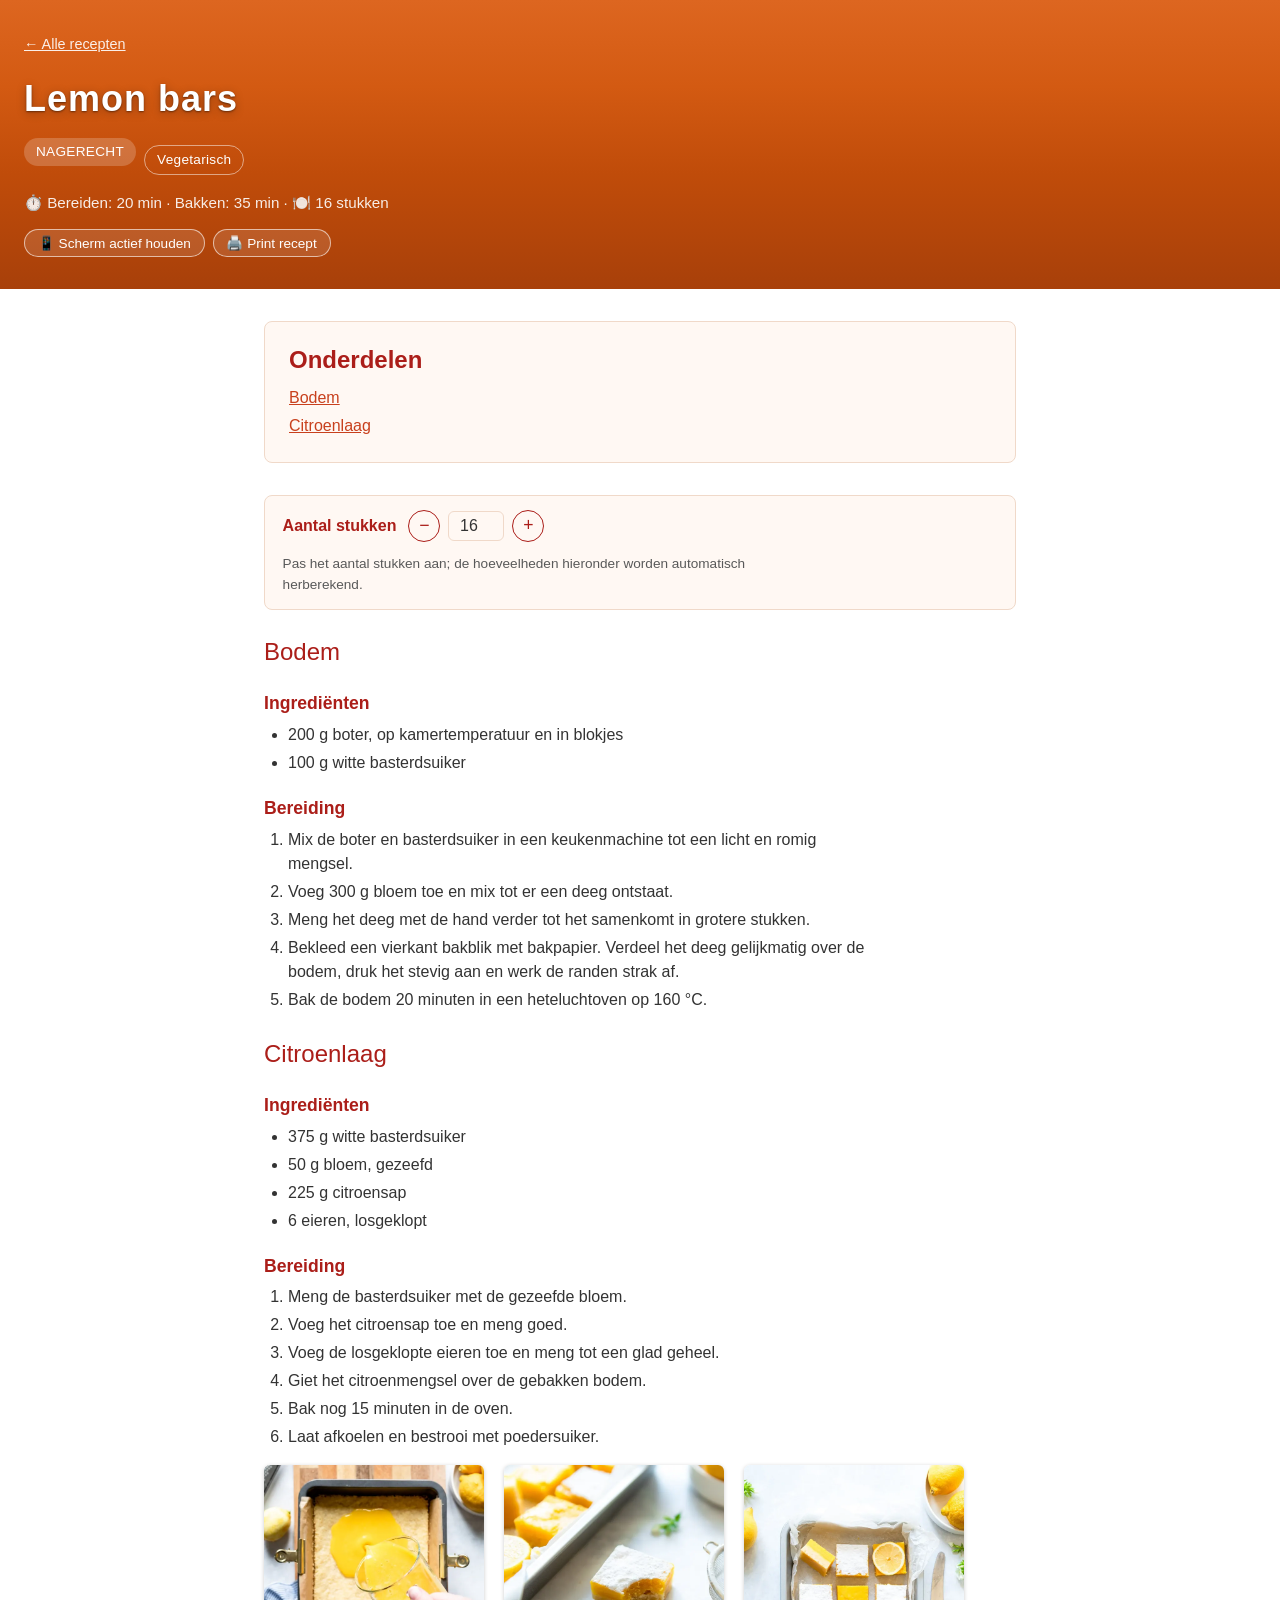
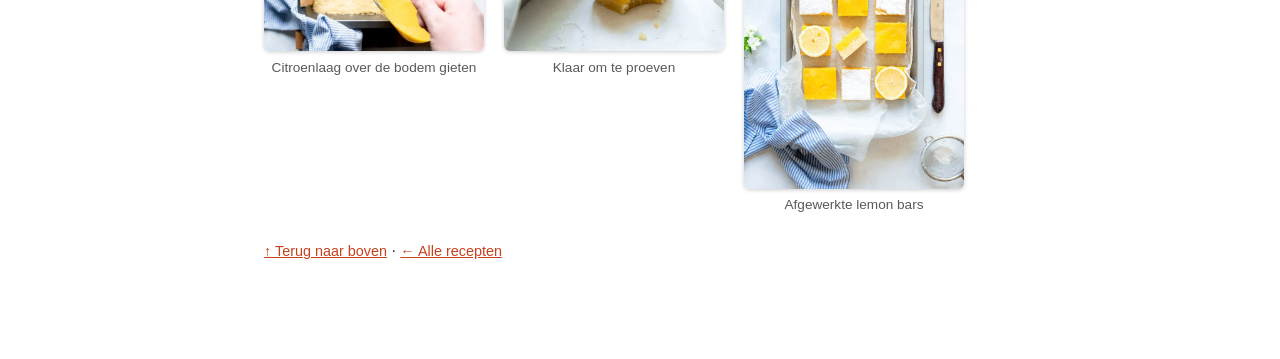
<file: recipes/lemon-bars.html>
<!DOCTYPE html>
<html lang="nl">
<head>
<meta charset="UTF-8">
<meta name="viewport" content="width=device-width, initial-scale=1.0">
<title>Lemon bars · Recepten</title>
<meta name="description" content="Recept voor lemon bars: een romige citroenlaag op een boterachtige bodem. Bereiden en bakken: 55 min · 16 stukken.">
<meta property="og:type" content="article">
<meta property="og:title" content="Lemon bars · Recepten">
<meta property="og:description" content="Een romige citroenlaag op een boterachtige bodem. Bereiden en bakken: 55 min · 16 stukken.">
<meta property="og:image" content="https://mstam13.github.io/Recepten/files/lemon-bars.jpg">
<meta property="og:url" content="https://mstam13.github.io/Recepten/recipes/lemon-bars.html">
<meta name="twitter:card" content="summary_large_image">
<link rel="icon" href="data:image/svg+xml,<svg xmlns=%22http://www.w3.org/2000/svg%22 viewBox=%220 0 100 100%22><text y=%22.9em%22 font-size=%2290%22>%F0%9F%8D%BD%EF%B8%8F</text></svg>">
<link rel="icon" type="image/png" sizes="192x192" href="../icons/icon-192.png">
<link rel="apple-touch-icon" href="../icons/apple-touch-icon.png">
<link rel="manifest" href="../manifest.webmanifest">
<meta name="theme-color" content="#c04c0a">
<link rel="stylesheet" href="../styles.css">
</head>
<body>

<a class="skip-link" href="#main-content">Direct naar recept</a>

<header class="hero hero-recipe" id="top">
  <p class="breadcrumb"><a href="../index.html">← Alle recepten</a></p>
  <h1>Lemon bars</h1>
  <div class="hero-badges">
    <p class="category-badge">Nagerecht</p>
    <span class="tag-badge">Vegetarisch</span>
  </div>
  <p class="recipe-meta">⏱️ Bereiden: 20 min · Bakken: 35 min · 🍽️ 16 stukken</p>
  <div class="hero-actions">
    <button type="button" class="hero-button wake-lock-toggle" data-wake-lock-toggle data-label-on="📱 Scherm blijft actief" aria-pressed="false" hidden>📱 Scherm actief houden</button>
    <button type="button" class="hero-button print-button" data-print-button>🖨️ Print recept</button>
  </div>
</header>

<main id="main-content">

  <article id="lemon-bars">

    <nav class="toc" aria-label="Onderdelen van dit recept">
      <h2>Onderdelen</h2>
      <ul>
        <li><a href="#bodem">Bodem</a></li>
        <li><a href="#citroenlaag">Citroenlaag</a></li>
      </ul>
    </nav>

    <div class="servings-control" data-servings-control data-base-servings="16">
      <label for="servings-input">Aantal stukken</label>
      <div class="servings-stepper">
        <button type="button" data-servings-decrease aria-label="Minder stukken">−</button>
        <input type="number" id="servings-input" min="1" max="99" value="16" data-servings-input inputmode="numeric">
        <button type="button" data-servings-increase aria-label="Meer stukken">+</button>
      </div>
      <p class="servings-hint">Pas het aantal stukken aan; de hoeveelheden hieronder worden automatisch herberekend.</p>
    </div>

    <section id="bodem">
      <h3 class="recipe-part">Bodem</h3>

      <h4 class="label-heading">Ingrediënten</h4>
      <ul>
        <li><span data-amt="200">200</span> g boter, op kamertemperatuur en in blokjes</li>
        <li><span data-amt="100">100</span> g witte basterdsuiker</li>
      </ul>

      <h4 class="label-heading">Bereiding</h4>
      <ol>
        <li>Mix de boter en basterdsuiker in een keukenmachine tot een licht en romig mengsel.</li>
        <li>Voeg 300 g bloem toe en mix tot er een deeg ontstaat.</li>
        <li>Meng het deeg met de hand verder tot het samenkomt in grotere stukken.</li>
        <li>Bekleed een vierkant bakblik met bakpapier. Verdeel het deeg gelijkmatig over de bodem, druk het stevig aan en werk de randen strak af.</li>
        <li>Bak de bodem 20 minuten in een heteluchtoven op 160 °C.</li>
      </ol>
    </section>

    <section id="citroenlaag">
      <h3 class="recipe-part">Citroenlaag</h3>

      <h4 class="label-heading">Ingrediënten</h4>
      <ul>
        <li><span data-amt="375">375</span> g witte basterdsuiker</li>
        <li><span data-amt="50">50</span> g bloem, gezeefd</li>
        <li><span data-amt="225">225</span> g citroensap</li>
        <li><span data-amt="6">6</span> eieren, losgeklopt</li>
      </ul>

      <h4 class="label-heading">Bereiding</h4>
      <ol>
        <li>Meng de basterdsuiker met de gezeefde bloem.</li>
        <li>Voeg het citroensap toe en meng goed.</li>
        <li>Voeg de losgeklopte eieren toe en meng tot een glad geheel.</li>
        <li>Giet het citroenmengsel over de gebakken bodem.</li>
        <li>Bak nog 15 minuten in de oven.</li>
        <li>Laat afkoelen en bestrooi met poedersuiker.</li>
      </ol>
    </section>

    <div class="gallery">
      <figure>
        <picture>
          <source srcset="../files/lemon-bars-vulling.webp" type="image/webp">
          <img src="../files/lemon-bars-vulling.jpg" width="300" height="253" loading="lazy" alt="Citroenvulling die over de gebakken bodem wordt gegoten">
        </picture>
        <figcaption>Citroenlaag over de bodem gieten</figcaption>
      </figure>
      <figure>
        <picture>
          <source srcset="../files/lemon-bars-proeven.webp" type="image/webp">
          <img src="../files/lemon-bars-proeven.jpg" width="300" height="253" loading="lazy" alt="Lemon bar bestrooid met poedersuiker, met een hap eruit">
        </picture>
        <figcaption>Klaar om te proeven</figcaption>
      </figure>
      <figure>
        <picture>
          <source srcset="../files/lemon-bars.webp" type="image/webp">
          <img src="../files/lemon-bars.jpg" width="300" height="441" loading="lazy" alt="Afgewerkte lemon bars in stukken gesneden, met verse citroenen">
        </picture>
        <figcaption>Afgewerkte lemon bars</figcaption>
      </figure>
    </div>

    <p class="back-to-top"><a href="#top">↑ Terug naar boven</a> · <a href="../index.html">← Alle recepten</a></p>
  </article>

</main>

<script type="application/ld+json">
{
  "@context": "https://schema.org/",
  "@type": "Recipe",
  "name": "Lemon bars",
  "image": ["https://mstam13.github.io/Recepten/files/lemon-bars.jpg"],
  "description": "Een romige citroenlaag op een boterachtige bodem.",
  "recipeCategory": "Nagerecht",
  "recipeCuisine": "Amerikaans",
  "keywords": "lemon bars, citroen, nagerecht, vegetarisch",
  "prepTime": "PT20M",
  "cookTime": "PT35M",
  "totalTime": "PT55M",
  "recipeYield": "16 stukken",
  "suitableForDiet": "https://schema.org/VegetarianDiet",
  "recipeIngredient": [
    "200 g boter, op kamertemperatuur en in blokjes",
    "100 g witte basterdsuiker",
    "375 g witte basterdsuiker",
    "50 g bloem, gezeefd",
    "225 g citroensap",
    "6 eieren, losgeklopt"
  ],
  "recipeInstructions": [
    { "@type": "HowToStep", "name": "Bodem", "text": "Mix de boter en basterdsuiker tot een licht en romig mengsel. Voeg 300 g bloem toe en mix tot een deeg. Verdeel over een bekleed bakblik en bak 20 minuten op 160 °C." },
    { "@type": "HowToStep", "name": "Citroenlaag", "text": "Meng de basterdsuiker met de gezeefde bloem, voeg citroensap en losgeklopte eieren toe. Giet over de gebakken bodem en bak nog 15 minuten. Laat afkoelen en bestrooi met poedersuiker." }
  ]
}
</script>

<script src="../wake-lock.js" defer></script>
<script src="../recipe-interactions.js" defer></script>
<script src="../pwa-register.js" defer></script>
</body>
</html>
</file>
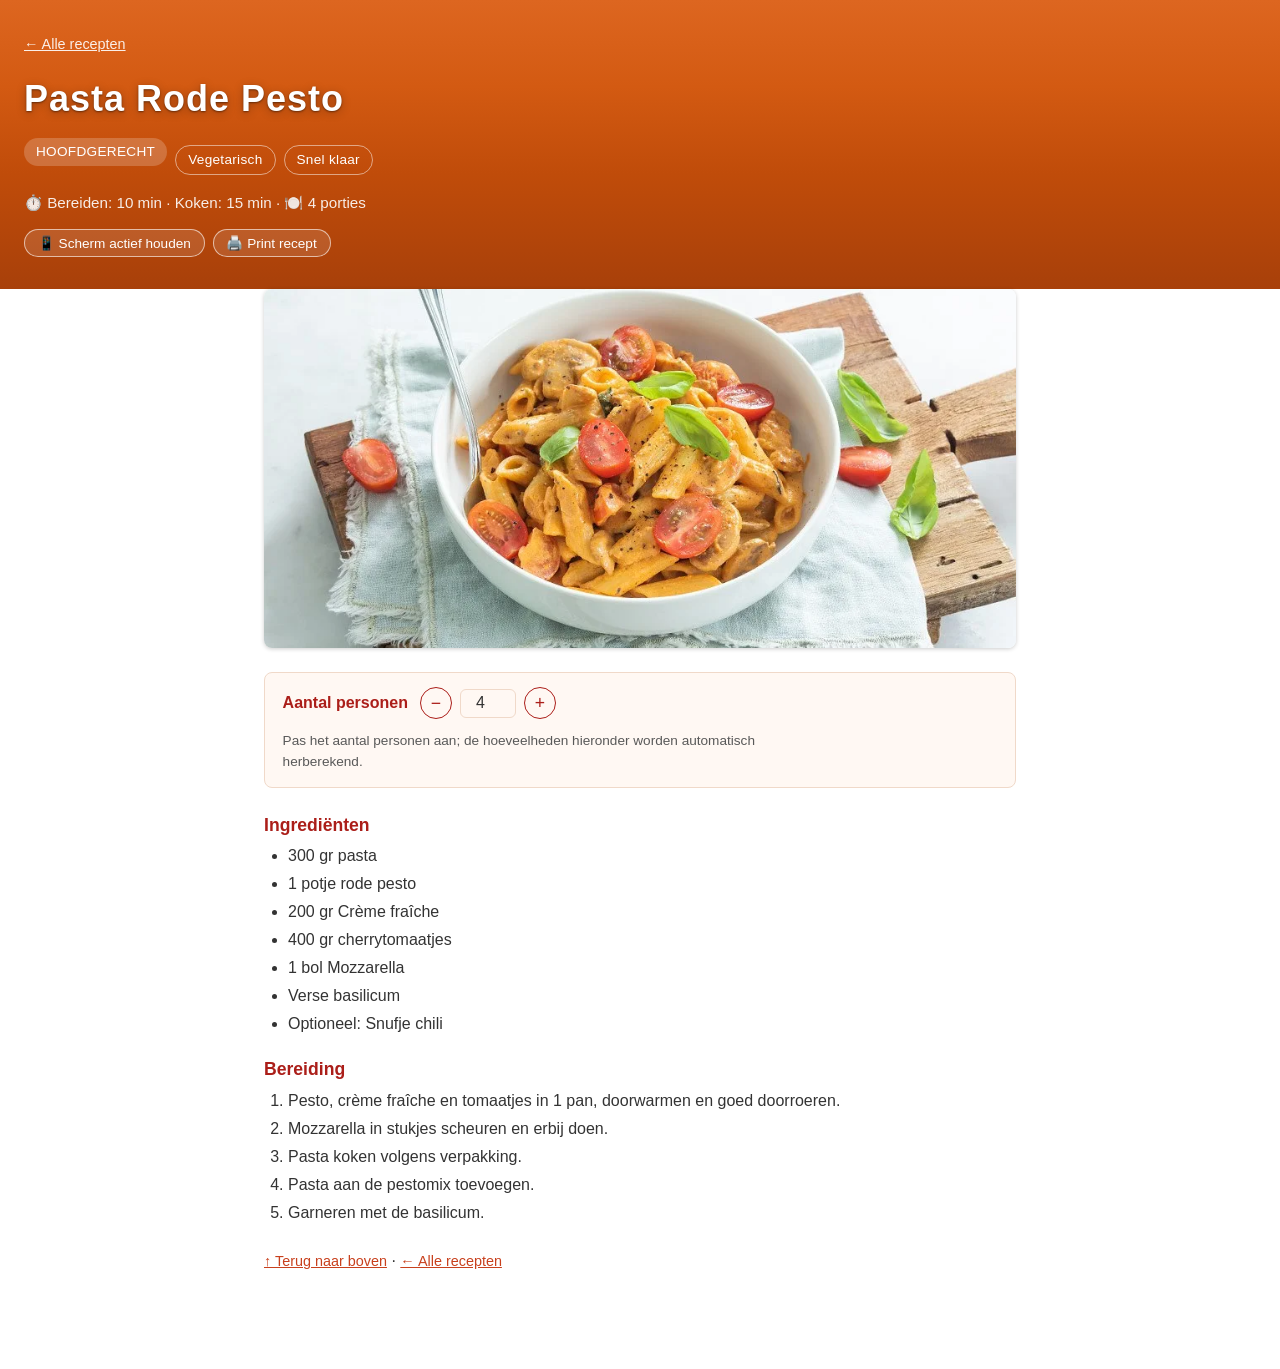
<file: recipes/pasta-rode-pesto.html>
<!DOCTYPE html>
<html lang="nl">
<head>
<meta charset="UTF-8">
<meta name="viewport" content="width=device-width, initial-scale=1.0">
<title>Pasta Rode Pesto · Recepten</title>
<meta name="description" content="Recept voor pasta met rode pesto, crème fraîche, tomaatjes en mozzarella. Klaar in 25 min · 4 porties.">
<meta property="og:type" content="article">
<meta property="og:title" content="Pasta Rode Pesto · Recepten">
<meta property="og:description" content="Pasta met rode pesto, crème fraîche, tomaatjes en mozzarella. Klaar in 25 min · 4 porties.">
<meta property="og:image" content="https://mstam13.github.io/Recepten/files/pasta-rode-pesto.jpg">
<meta property="og:url" content="https://mstam13.github.io/Recepten/recipes/pasta-rode-pesto.html">
<meta name="twitter:card" content="summary_large_image">
<link rel="icon" href="data:image/svg+xml,<svg xmlns=%22http://www.w3.org/2000/svg%22 viewBox=%220 0 100 100%22><text y=%22.9em%22 font-size=%2290%22>%F0%9F%8D%BD%EF%B8%8F</text></svg>">
<link rel="icon" type="image/png" sizes="192x192" href="../icons/icon-192.png">
<link rel="apple-touch-icon" href="../icons/apple-touch-icon.png">
<link rel="manifest" href="../manifest.webmanifest">
<meta name="theme-color" content="#c04c0a">
<link rel="stylesheet" href="../styles.css">
</head>
<body>

<a class="skip-link" href="#main-content">Direct naar recept</a>

<header class="hero hero-recipe" id="top">
  <p class="breadcrumb"><a href="../index.html">← Alle recepten</a></p>
  <h1>Pasta Rode Pesto</h1>
  <div class="hero-badges">
    <p class="category-badge">Hoofdgerecht</p>
    <span class="tag-badge">Vegetarisch</span>
    <span class="tag-badge">Snel klaar</span>
  </div>
  <p class="recipe-meta">⏱️ Bereiden: 10 min · Koken: 15 min · 🍽️ 4 porties</p>
  <div class="hero-actions">
    <button type="button" class="hero-button wake-lock-toggle" data-wake-lock-toggle data-label-on="📱 Scherm blijft actief" aria-pressed="false" hidden>📱 Scherm actief houden</button>
    <button type="button" class="hero-button print-button" data-print-button>🖨️ Print recept</button>
  </div>
</header>

<main id="main-content">

  <article id="pasta-rode-pesto">

    <figure class="recipe-photo">
      <picture>
        <source srcset="../files/pasta-rode-pesto.webp" type="image/webp">
        <img src="../files/pasta-rode-pesto.jpg" width="900" height="430" alt="Kom pasta met rode pesto, crème fraîche, cherrytomaatjes en basilicum">
      </picture>
    </figure>

    <div class="servings-control" data-servings-control data-base-servings="4">
      <label for="servings-input">Aantal personen</label>
      <div class="servings-stepper">
        <button type="button" data-servings-decrease aria-label="Minder personen">−</button>
        <input type="number" id="servings-input" min="1" max="99" value="4" data-servings-input inputmode="numeric">
        <button type="button" data-servings-increase aria-label="Meer personen">+</button>
      </div>
      <p class="servings-hint">Pas het aantal personen aan; de hoeveelheden hieronder worden automatisch herberekend.</p>
    </div>

    <h3 class="label-heading">Ingrediënten</h3>
    <ul>
      <li>300 gr pasta</li>
      <li>1 potje rode pesto</li>
      <li>200 gr Crème fraîche</li>
      <li>400 gr cherrytomaatjes</li>
      <li>1 bol Mozzarella</li>
      <li>Verse basilicum</li>
      <li>Optioneel: Snufje chili</li>
    </ul>

    <h3 class="label-heading">Bereiding</h3>
    <ol>
      <li>Pesto, crème fraîche en tomaatjes in 1 pan, doorwarmen en goed doorroeren.</li>
      <li>Mozzarella in stukjes scheuren en erbij doen.</li>
      <li>Pasta koken volgens verpakking.</li>
      <li>Pasta aan de pestomix toevoegen.</li>
      <li>Garneren met de basilicum.</li>
    </ol>

    <p class="back-to-top"><a href="#top">↑ Terug naar boven</a> · <a href="../index.html">← Alle recepten</a></p>
  </article>

</main>

<script type="application/ld+json">
{
  "@context": "https://schema.org/",
  "@type": "Recipe",
  "name": "Pasta Rode Pesto",
  "image": ["https://mstam13.github.io/Recepten/files/pasta-rode-pesto.jpg"],
  "description": "Pasta met rode pesto, crème fraîche, tomaatjes en mozzarella.",
  "recipeCategory": "Hoofdgerecht",
  "recipeCuisine": "Italiaans",
  "keywords": "pasta, pesto, vegetarisch, snel klaar",
  "prepTime": "PT10M",
  "cookTime": "PT15M",
  "totalTime": "PT25M",
  "recipeYield": "4 porties",
  "suitableForDiet": "https://schema.org/VegetarianDiet",
  "recipeIngredient": [
    "1 pak penne",
    "Potje rode pesto",
    "Crème fraîche",
    "Tomaatjes",
    "Mozzarella",
    "Basilicum"
  ],
  "recipeInstructions": [
    { "@type": "HowToStep", "text": "Pesto, crème fraîche en tomaatjes in 1 pan, doorwarmen en goed doorroeren." },
    { "@type": "HowToStep", "text": "Mozzarella erbij doen." },
    { "@type": "HowToStep", "text": "Pasta koken." },
    { "@type": "HowToStep", "text": "Pasta aan de pestomix toevoegen." },
    { "@type": "HowToStep", "text": "Garneren met de basilicum." }
  ]
}
</script>

<script src="../wake-lock.js" defer></script>
<script src="../recipe-interactions.js" defer></script>
<script src="../pwa-register.js" defer></script>
</body>
</html>
</file>
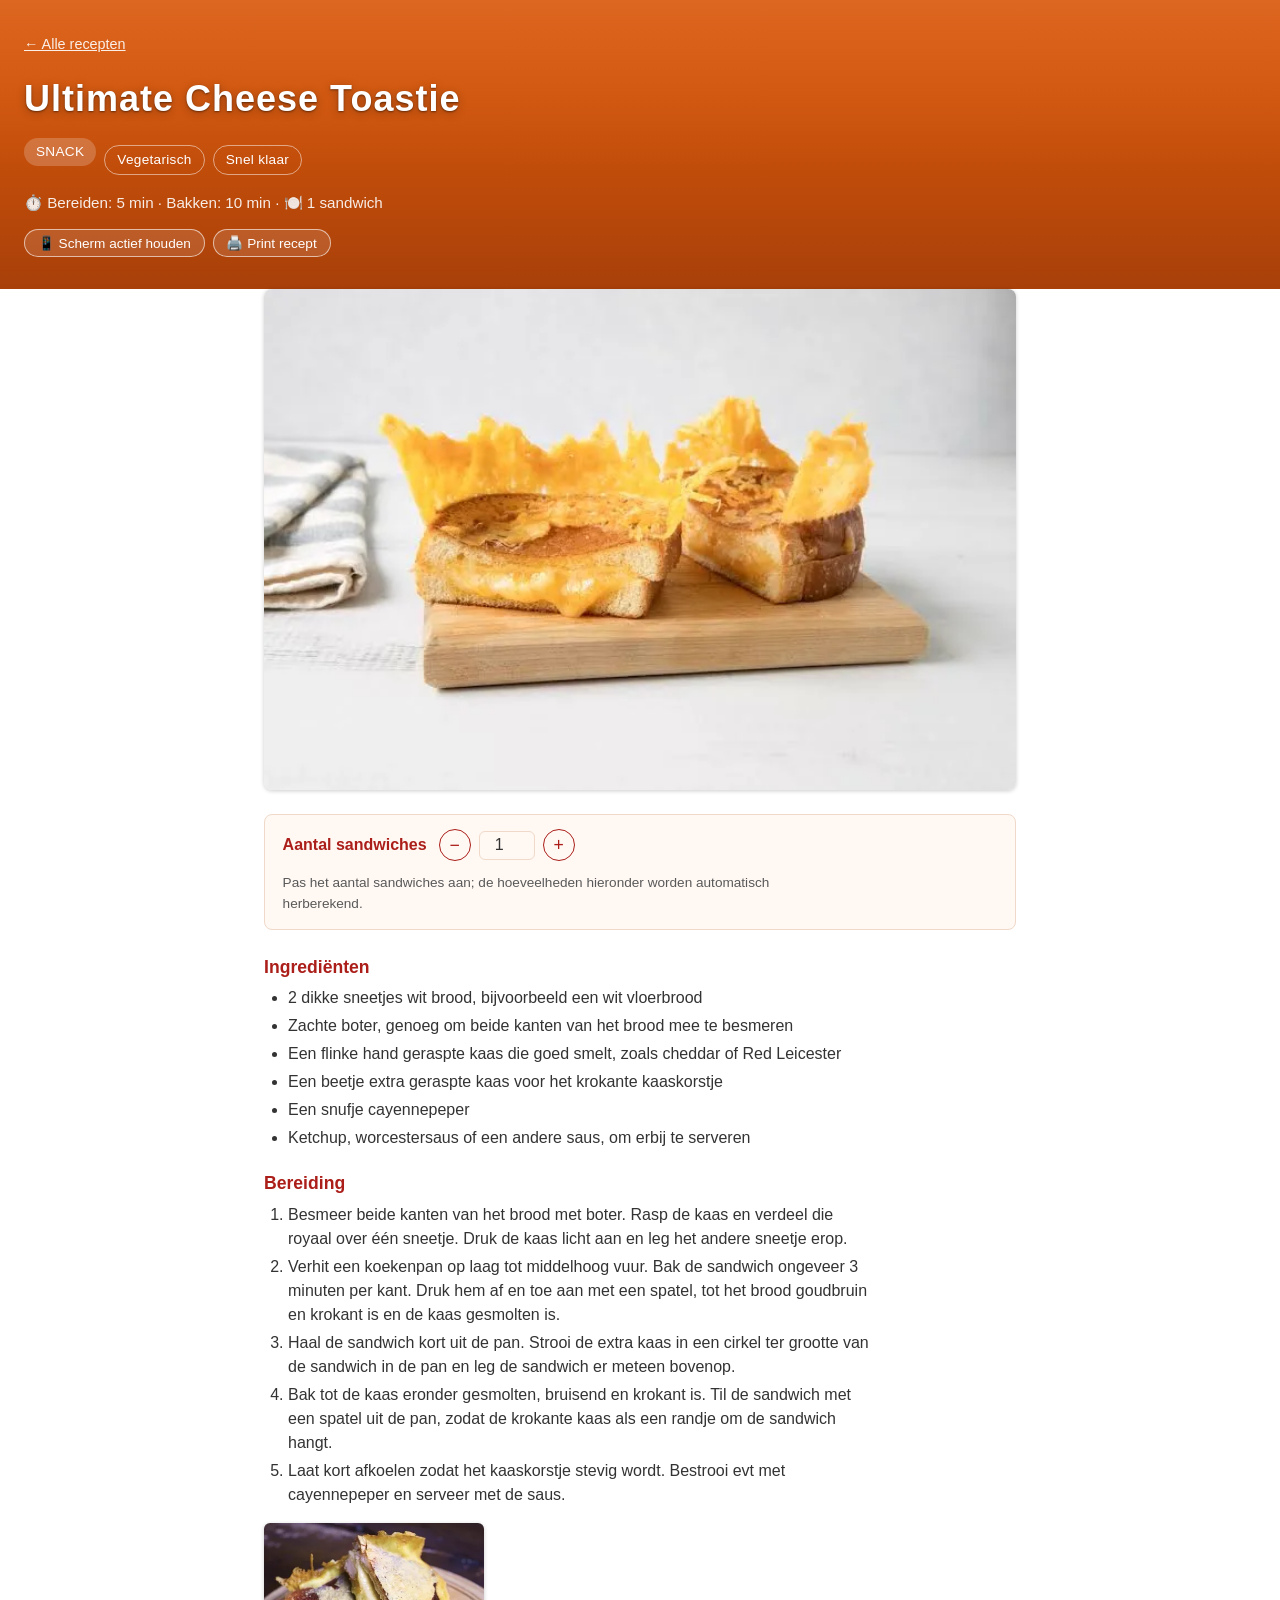
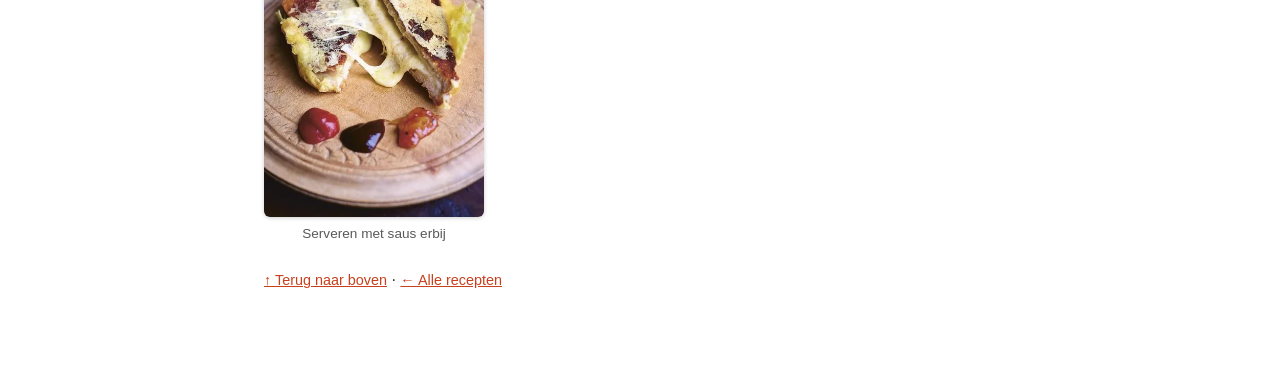
<file: recipes/ultimate-cheese-toastie.html>
<!DOCTYPE html>
<html lang="nl">
<head>
<meta charset="UTF-8">
<meta name="viewport" content="width=device-width, initial-scale=1.0">
<title>Ultimate Cheese Toastie · Recepten</title>
<meta name="description" content="Recept voor de Ultimate Cheese Toastie met een knapperig kaasrandje. Klaar in 15 min · 1 sandwich.">
<meta property="og:type" content="article">
<meta property="og:title" content="Ultimate Cheese Toastie · Recepten">
<meta property="og:description" content="Een gesmolten kaassandwich met een extra knapperig kaaskorstje eromheen. Klaar in 15 min · 1 sandwich.">
<meta property="og:image" content="https://mstam13.github.io/Recepten/files/ultimate-cheese-toastie.jpg">
<meta property="og:url" content="https://mstam13.github.io/Recepten/recipes/ultimate-cheese-toastie.html">
<meta name="twitter:card" content="summary_large_image">
<link rel="icon" href="data:image/svg+xml,<svg xmlns=%22http://www.w3.org/2000/svg%22 viewBox=%220 0 100 100%22><text y=%22.9em%22 font-size=%2290%22>%F0%9F%8D%BD%EF%B8%8F</text></svg>">
<link rel="icon" type="image/png" sizes="192x192" href="../icons/icon-192.png">
<link rel="apple-touch-icon" href="../icons/apple-touch-icon.png">
<link rel="manifest" href="../manifest.webmanifest">
<meta name="theme-color" content="#c04c0a">
<link rel="stylesheet" href="../styles.css">
</head>
<body>

<a class="skip-link" href="#main-content">Direct naar recept</a>

<header class="hero hero-recipe" id="top">
  <p class="breadcrumb"><a href="../index.html">← Alle recepten</a></p>
  <h1>Ultimate Cheese Toastie</h1>
  <div class="hero-badges">
    <p class="category-badge">Snack</p>
    <span class="tag-badge">Vegetarisch</span>
    <span class="tag-badge">Snel klaar</span>
  </div>
  <p class="recipe-meta">⏱️ Bereiden: 5 min · Bakken: 10 min · 🍽️ 1 sandwich</p>
  <div class="hero-actions">
    <button type="button" class="hero-button wake-lock-toggle" data-wake-lock-toggle data-label-on="📱 Scherm blijft actief" aria-pressed="false" hidden>📱 Scherm actief houden</button>
    <button type="button" class="hero-button print-button" data-print-button>🖨️ Print recept</button>
  </div>
</header>

<main id="main-content">

  <article id="ultimate-cheese-toastie">

    <figure class="recipe-photo">
      <picture>
        <source srcset="../files/ultimate-cheese-toastie.webp" type="image/webp">
        <img src="../files/ultimate-cheese-toastie.jpg" width="678" height="452" alt="Ultimate Cheese Toastie met een knapperig kaasrandje, doorgesneden op een snijplank">
      </picture>
    </figure>

    <div class="servings-control" data-servings-control data-base-servings="1">
      <label for="servings-input">Aantal sandwiches</label>
      <div class="servings-stepper">
        <button type="button" data-servings-decrease aria-label="Minder sandwiches">−</button>
        <input type="number" id="servings-input" min="1" max="99" value="1" data-servings-input inputmode="numeric">
        <button type="button" data-servings-increase aria-label="Meer sandwiches">+</button>
      </div>
      <p class="servings-hint">Pas het aantal sandwiches aan; de hoeveelheden hieronder worden automatisch herberekend.</p>
    </div>

    <h3 class="label-heading">Ingrediënten</h3>
    <ul>
      <li><span data-amt="2">2</span> dikke sneetjes wit brood, bijvoorbeeld een wit vloerbrood</li>
      <li>Zachte boter, genoeg om beide kanten van het brood mee te besmeren</li>
      <li>Een flinke hand geraspte kaas die goed smelt, zoals cheddar of Red Leicester</li>
      <li>Een beetje extra geraspte kaas voor het krokante kaaskorstje</li>
      <li>Een snufje cayennepeper</li>
      <li>Ketchup, worcestersaus of een andere saus, om erbij te serveren</li>
    </ul>

    <h3 class="label-heading">Bereiding</h3>
    <ol>
      <li>Besmeer beide kanten van het brood met boter. Rasp de kaas en verdeel die royaal over één sneetje. Druk de kaas licht aan en leg het andere sneetje erop.</li>
      <li>Verhit een koekenpan op laag tot middelhoog vuur. Bak de sandwich ongeveer 3 minuten per kant. Druk hem af en toe aan met een spatel, tot het brood goudbruin en krokant is en de kaas gesmolten is.</li>
      <li>Haal de sandwich kort uit de pan. Strooi de extra kaas in een cirkel ter grootte van de sandwich in de pan en leg de sandwich er meteen bovenop.</li>
      <li>Bak tot de kaas eronder gesmolten, bruisend en krokant is. Til de sandwich met een spatel uit de pan, zodat de krokante kaas als een randje om de sandwich hangt.</li>
      <li>Laat kort afkoelen zodat het kaaskorstje stevig wordt. Bestrooi evt met cayennepeper en serveer met de saus.</li>
    </ol>

    <div class="gallery">
      <figure>
        <picture>
          <source srcset="../files/ultimate-cheese-toastie-saus.webp" type="image/webp">
          <img src="../files/ultimate-cheese-toastie-saus.jpg" width="430" height="575" loading="lazy" alt="Doorgesneden Ultimate Cheese Toastie geserveerd met ketchup, worcestersaus en chutney">
        </picture>
        <figcaption>Serveren met saus erbij</figcaption>
      </figure>
    </div>

    <p class="back-to-top"><a href="#top">↑ Terug naar boven</a> · <a href="../index.html">← Alle recepten</a></p>
  </article>

</main>

<script type="application/ld+json">
{
  "@context": "https://schema.org/",
  "@type": "Recipe",
  "name": "Ultimate Cheese Toastie",
  "image": ["https://mstam13.github.io/Recepten/files/ultimate-cheese-toastie.jpg"],
  "description": "Een gesmolten kaassandwich met een extra knapperig kaaskorstje eromheen.",
  "recipeCategory": "Hoofdgerecht",
  "recipeCuisine": "Brits",
  "keywords": "kaassandwich, tosti, kaas, vegetarisch, snel klaar",
  "prepTime": "PT5M",
  "cookTime": "PT10M",
  "totalTime": "PT15M",
  "recipeYield": "1 sandwich",
  "suitableForDiet": "https://schema.org/VegetarianDiet",
  "recipeIngredient": [
    "2 dikke sneetjes wit brood, bijvoorbeeld een wit vloerbrood",
    "Zachte boter, genoeg om beide kanten van het brood mee te besmeren",
    "Een flinke hand geraspte kaas die goed smelt, zoals cheddar of Red Leicester",
    "Een beetje extra geraspte kaas voor het krokante kaaskorstje",
    "Een snufje cayennepeper",
    "Ketchup, worcestersaus of een andere saus, om erbij te serveren"
  ],
  "recipeInstructions": [
    { "@type": "HowToStep", "text": "Besmeer beide kanten van het brood met boter. Rasp de kaas en verdeel die royaal over één sneetje. Druk de kaas licht aan en leg het andere sneetje erop." },
    { "@type": "HowToStep", "text": "Verhit een koekenpan op laag tot middelhoog vuur. Bak de sandwich ongeveer 3 minuten per kant, tot het brood goudbruin en krokant is en de kaas gesmolten is." },
    { "@type": "HowToStep", "text": "Haal de sandwich kort uit de pan. Strooi de extra kaas in een cirkel ter grootte van de sandwich in de pan en leg de sandwich er meteen bovenop." },
    { "@type": "HowToStep", "text": "Bak tot de kaas eronder gesmolten, bruisend en krokant is. Til de sandwich eruit, zodat de krokante kaas als een randje om de sandwich hangt." },
    { "@type": "HowToStep", "text": "Laat kort afkoelen zodat het kaaskorstje stevig wordt. Bestrooi eventueel met cayennepeper en serveer met de saus." }
  ]
}
</script>

<script src="../wake-lock.js" defer></script>
<script src="../recipe-interactions.js" defer></script>
<script src="../pwa-register.js" defer></script>
</body>
</html>
</file>
<file: styles.css>
/* Recepten - stylesheet
   Colors adapted from the original Word export with WCAG AA contrast
   fixes applied: link/visited-link colors darkened, hero gradient
   darkened so white title text stays readable at every point. */

:root {
  --font-main: "Century Gothic", Questrial, -apple-system, BlinkMacSystemFont,
    "Segoe UI", Roboto, "Helvetica Neue", Arial, sans-serif;
  --color-heading: #AB1E19;
  --color-heading-hover: #8a1813;
  --color-text: #333333;
  --color-link: #C8401D;
  --color-link-visited: #A6460E;
  --color-muted: #595959;
  --color-bg: #ffffff;
  --color-surface: #fff8f3;
  --color-border: #f0d9c9;
  --color-border-soft: #eee2d8;
  --max-width: 800px;
  --text-width: 68ch;
}

/* Dark mode: follows the OS/browser preference, no toggle needed.
   Hero banners keep their orange gradient with white text in both
   modes; only neutral page/card colors are swapped here. */
@media (prefers-color-scheme: dark) {
  :root {
    --color-heading: #ff8a73;
    --color-heading-hover: #ffa28f;
    --color-text: #eae1db;
    --color-link: #ffab76;
    --color-link-visited: #e8a27a;
    --color-muted: #bfb3a9;
    --color-bg: #1b1310;
    --color-surface: #2a1f1a;
    --color-border: #4a3a30;
    --color-border-soft: #3a2d26;
  }
}

* {
  box-sizing: border-box;
}

html {
  scroll-behavior: smooth;
}

@media (prefers-reduced-motion: reduce) {
  html {
    scroll-behavior: auto;
  }
}

body {
  margin: 0;
  font-family: var(--font-main);
  font-size: 16px;
  line-height: 1.5;
  color: var(--color-text);
  background: var(--color-bg);
}

/* Skip link: hidden until focused, helps keyboard/screen-reader users */
.skip-link {
  position: absolute;
  left: -999px;
  top: 0;
  background: var(--color-surface);
  color: var(--color-heading);
  padding: 0.75rem 1rem;
  z-index: 10;
  border-radius: 0 0 6px 0;
}

.skip-link:focus {
  left: 0;
}

/* Hero banner (recreated with CSS instead of a baked-in cover image) */
.hero {
  background: linear-gradient(180deg, #dd6620 0%, #d35a12 30%, #c04c0a 60%, #a8400a 100%);
  padding: 4rem 1.5rem;
  text-align: center;
  scroll-margin-top: 1rem;
}

.hero h1 {
  margin: 0;
  color: #ffffff;
  font-size: 3rem;
  letter-spacing: 1px;
  text-transform: uppercase;
  text-shadow: 0 1px 2px rgba(0, 0, 0, 0.45), 0 2px 10px rgba(0, 0, 0, 0.25);
}

/* Table of contents */
.toc {
  max-width: var(--max-width);
  margin: 2rem auto;
  padding: 1.25rem 1.5rem;
  border: 1px solid var(--color-border);
  border-radius: 8px;
  background: var(--color-surface);
}

.toc h2 {
  color: var(--color-heading);
  font-size: 1.5rem;
  margin-top: 0;
  margin-bottom: 0.5rem;
}

.toc ul {
  list-style: none;
  margin: 0;
  padding-left: 0;
}

.toc li ul {
  padding-left: 1.25rem;
}

.toc li {
  margin-bottom: 0.25rem;
}

main {
  max-width: var(--max-width);
  margin: 0 auto;
  padding: 0 1.5rem 3rem;
}

article,
.category {
  margin-bottom: 3rem;
  padding-top: 2rem;
  border-top: 1px solid var(--color-border-soft);
}

article:first-of-type,
.category:first-of-type {
  border-top: none;
  padding-top: 0;
}

h1, h2, h3, h4 {
  scroll-margin-top: 1rem;
}

.recipe-title {
  color: var(--color-heading);
  font-size: 2rem;
  margin-top: 0;
  margin-bottom: 0.5rem;
  font-weight: normal;
}

.recipe-part {
  color: var(--color-heading);
  font-size: 1.5rem;
  margin-top: 1.5rem;
  margin-bottom: 0.5rem;
  font-weight: normal;
}

.label-heading {
  color: var(--color-heading);
  font-size: 1.1rem;
  margin-top: 1.25rem;
  margin-bottom: 0.4rem;
  font-weight: bold;
}

/* Category sections on the home page */
.category-title {
  color: var(--color-heading);
  font-size: 1.75rem;
  margin-top: 0;
  margin-bottom: 1rem;
  font-weight: normal;
}

.recipe-grid {
  display: grid;
  grid-template-columns: repeat(auto-fill, minmax(220px, 1fr));
  gap: 1.25rem;
  list-style: none;
  margin: 0;
  padding: 0;
  max-width: none;
}

.recipe-card {
  margin: 0;
}

.recipe-card a {
  display: flex;
  flex-direction: column;
  height: 100%;
  border: 1px solid var(--color-border);
  border-radius: 8px;
  background: var(--color-surface);
  overflow: hidden;
  text-decoration: none;
  transition: box-shadow 0.15s ease, border-color 0.15s ease;
}

.recipe-card a:hover,
.recipe-card a:focus {
  border-color: var(--color-heading);
  box-shadow: 0 2px 8px rgba(0, 0, 0, 0.1);
}

.recipe-card-thumb {
  display: block;
  aspect-ratio: 16 / 9;
  background: var(--color-border);
}

.recipe-card-thumb img {
  display: block;
  width: 100%;
  height: 100%;
  object-fit: cover;
}

.recipe-card-body {
  display: flex;
  flex-direction: column;
  gap: 0.35rem;
  padding: 1rem 1.25rem 1.25rem;
  flex: 1;
}

.recipe-card-title {
  color: var(--color-heading);
  font-size: 1.15rem;
}

.recipe-card-meta {
  color: var(--color-muted);
  font-size: 0.9rem;
  text-decoration: none;
}

.recipe-card-time {
  margin-top: auto;
  padding-top: 0.4rem;
  color: var(--color-muted);
  font-size: 0.85rem;
}

/* Home page search box, random-recipe button and tag filter chips */
.visually-hidden {
  position: absolute;
  width: 1px;
  height: 1px;
  padding: 0;
  margin: -1px;
  overflow: hidden;
  clip: rect(0, 0, 0, 0);
  white-space: nowrap;
  border: 0;
}

.filters {
  max-width: var(--max-width);
  margin: 0 auto 1.5rem;
  padding: 0 1.5rem;
}

.filters-row {
  display: flex;
  flex-wrap: wrap;
  gap: 0.75rem;
  align-items: center;
  margin-bottom: 0.75rem;
}

#recipe-search {
  flex: 1 1 220px;
  padding: 0.55rem 0.9rem;
  border: 1px solid var(--color-border);
  border-radius: 999px;
  background: var(--color-surface);
  font-family: inherit;
  font-size: 1rem;
  color: var(--color-text);
}

.button-primary {
  display: inline-flex;
  align-items: center;
  gap: 0.4rem;
  padding: 0.55rem 1.1rem;
  border: none;
  border-radius: 999px;
  background: var(--color-heading);
  color: #ffffff;
  font-family: inherit;
  font-size: 0.95rem;
  cursor: pointer;
  white-space: nowrap;
  transition: background 0.15s ease;
}

.button-primary:hover,
.button-primary:focus-visible {
  background: var(--color-heading-hover);
}

.filter-chips {
  display: flex;
  flex-wrap: wrap;
  gap: 0.5rem;
}

.filter-chip {
  padding: 0.35rem 0.85rem;
  border: 1px solid var(--color-border);
  border-radius: 999px;
  background: var(--color-surface);
  color: var(--color-text);
  font-family: inherit;
  font-size: 0.85rem;
  cursor: pointer;
  transition: background 0.15s ease, border-color 0.15s ease, color 0.15s ease;
}

.filter-chip:hover,
.filter-chip:focus-visible {
  border-color: var(--color-heading);
}

.filter-chip[aria-pressed="true"] {
  background: var(--color-heading);
  border-color: var(--color-heading);
  color: #ffffff;
}

.filter-chip-reset {
  background: transparent;
  border-style: dashed;
}

#no-results-message {
  max-width: var(--max-width);
  margin: 0 auto 2rem;
  padding: 0 1.5rem;
  color: var(--color-muted);
}

/* Recipe page header: breadcrumb back-link and meal-type badge */
.hero-recipe {
  text-align: left;
  padding: 2rem 1.5rem;
}

.hero-recipe .breadcrumb {
  margin: 0 0 1rem;
  max-width: none;
}

.hero-recipe .breadcrumb a {
  color: #ffffff;
  font-size: 0.9rem;
  opacity: 0.9;
}

.hero-recipe h1 {
  text-transform: none;
  font-size: 2.25rem;
  text-align: left;
}

.hero-badges {
  display: flex;
  flex-wrap: wrap;
  align-items: center;
  gap: 0.5rem;
  margin-top: 0.75rem;
}

.category-badge,
.tag-badge {
  display: inline-block;
  padding: 0.25rem 0.75rem;
  border-radius: 999px;
  font-size: 0.85rem;
  letter-spacing: 0.3px;
}

.category-badge {
  background: rgba(255, 255, 255, 0.2);
  color: #ffffff;
  text-transform: uppercase;
}

.tag-badge {
  background: transparent;
  border: 1px solid rgba(255, 255, 255, 0.5);
  color: #ffffff;
}

.recipe-meta {
  margin: 0.6rem 0 0;
  color: #ffffff;
  opacity: 0.9;
  font-size: 0.95rem;
  max-width: none;
}

.hero-actions {
  display: flex;
  flex-wrap: wrap;
  gap: 0.5rem;
  margin-top: 0.9rem;
}

/* Shared pill-button look for the keep-awake and print actions */
.hero-button {
  display: inline-flex;
  align-items: center;
  gap: 0.35rem;
  padding: 0.3rem 0.8rem;
  border: 1px solid rgba(255, 255, 255, 0.6);
  border-radius: 999px;
  background: rgba(255, 255, 255, 0.12);
  color: #ffffff;
  font-family: inherit;
  font-size: 0.85rem;
  cursor: pointer;
  transition: background 0.15s ease, color 0.15s ease;
}

.hero-button:hover,
.hero-button:focus-visible {
  background: rgba(255, 255, 255, 0.25);
}

/* Keep-awake toggle: hidden by default, revealed by wake-lock.js only
   when the Screen Wake Lock API is actually supported. */
.wake-lock-toggle[aria-pressed="true"] {
  background: #ffffff;
  color: var(--color-heading);
  font-weight: bold;
}

.wake-lock-toggle[hidden] {
  display: none;
}

/* Servings/yield scaler shown above the ingredient lists */
.servings-control {
  display: flex;
  flex-wrap: wrap;
  align-items: center;
  gap: 0.75rem;
  margin: 1.5rem 0;
  padding: 0.9rem 1.1rem;
  border: 1px solid var(--color-border);
  border-radius: 8px;
  background: var(--color-surface);
  max-width: none;
}

.servings-control label {
  font-weight: bold;
  color: var(--color-heading);
}

.servings-stepper {
  display: inline-flex;
  align-items: center;
  gap: 0.5rem;
}

.servings-stepper button {
  width: 2rem;
  height: 2rem;
  border-radius: 999px;
  border: 1px solid var(--color-heading);
  background: var(--color-surface);
  color: var(--color-heading);
  font-size: 1.1rem;
  line-height: 1;
  cursor: pointer;
}

.servings-stepper button:hover,
.servings-stepper button:focus-visible {
  background: var(--color-heading);
  color: #ffffff;
}

.servings-stepper input {
  width: 3.5rem;
  text-align: center;
  padding: 0.3rem;
  border: 1px solid var(--color-border);
  border-radius: 6px;
  background: var(--color-surface);
  color: var(--color-text);
  font-family: inherit;
  font-size: 1rem;
}

.servings-hint {
  margin: 0;
  flex-basis: 100%;
  font-size: 0.85rem;
  color: var(--color-muted);
}

ul, ol {
  margin: 0 0 1rem;
  padding-left: 1.5rem;
  max-width: var(--text-width);
}

li {
  margin-bottom: 0.25rem;
}

p {
  margin: 0 0 1rem;
  max-width: var(--text-width);
}

a {
  color: var(--color-link);
  text-decoration: underline;
}

a:visited {
  color: var(--color-link-visited);
}

.back-to-top {
  margin-top: 1.5rem;
  max-width: none;
}

.back-to-top a {
  font-size: 0.9rem;
}

.recipe-photo {
  margin: 0 0 1.5rem;
}

.recipe-photo img {
  display: block;
  width: 100%;
  max-width: 100%;
  height: auto;
  border-radius: 8px;
  box-shadow: 0 1px 4px rgba(0, 0, 0, 0.2);
}

.gallery {
  display: flex;
  flex-wrap: wrap;
  gap: 1.25rem;
  margin: 1rem 0;
  max-width: none;
}

.gallery figure {
  margin: 0;
  width: 220px;
  max-width: 100%;
}

.gallery img {
  display: block;
  max-width: 100%;
  height: auto;
  width: 100%;
  border-radius: 6px;
  box-shadow: 0 1px 4px rgba(0, 0, 0, 0.2);
}

.gallery figcaption {
  margin-top: 0.4rem;
  font-size: 0.85rem;
  color: var(--color-muted);
  text-align: center;
}

.tip {
  font-style: italic;
  color: var(--color-muted);
}

@media (max-width: 600px) {
  .hero {
    padding: 2.5rem 1rem;
  }

  .hero h1 {
    font-size: 2rem;
  }

  .gallery figure {
    width: 100%;
  }
}

/* Print: strip chrome/colors, keep ingredients and steps ink-friendly */
@media print {
  .skip-link,
  .hero,
  .toc,
  .back-to-top,
  .servings-control,
  .filters,
  #no-results-message {
    display: none;
  }

  body {
    color: #000;
  }

  .recipe-title,
  .recipe-part,
  .category-title,
  .label-heading {
    color: #000;
  }

  a {
    color: #000;
    text-decoration: none;
  }

  article,
  .category {
    border-top: none;
    page-break-inside: avoid;
  }

  .gallery img,
  .recipe-photo img {
    box-shadow: none;
  }
}
</file>
